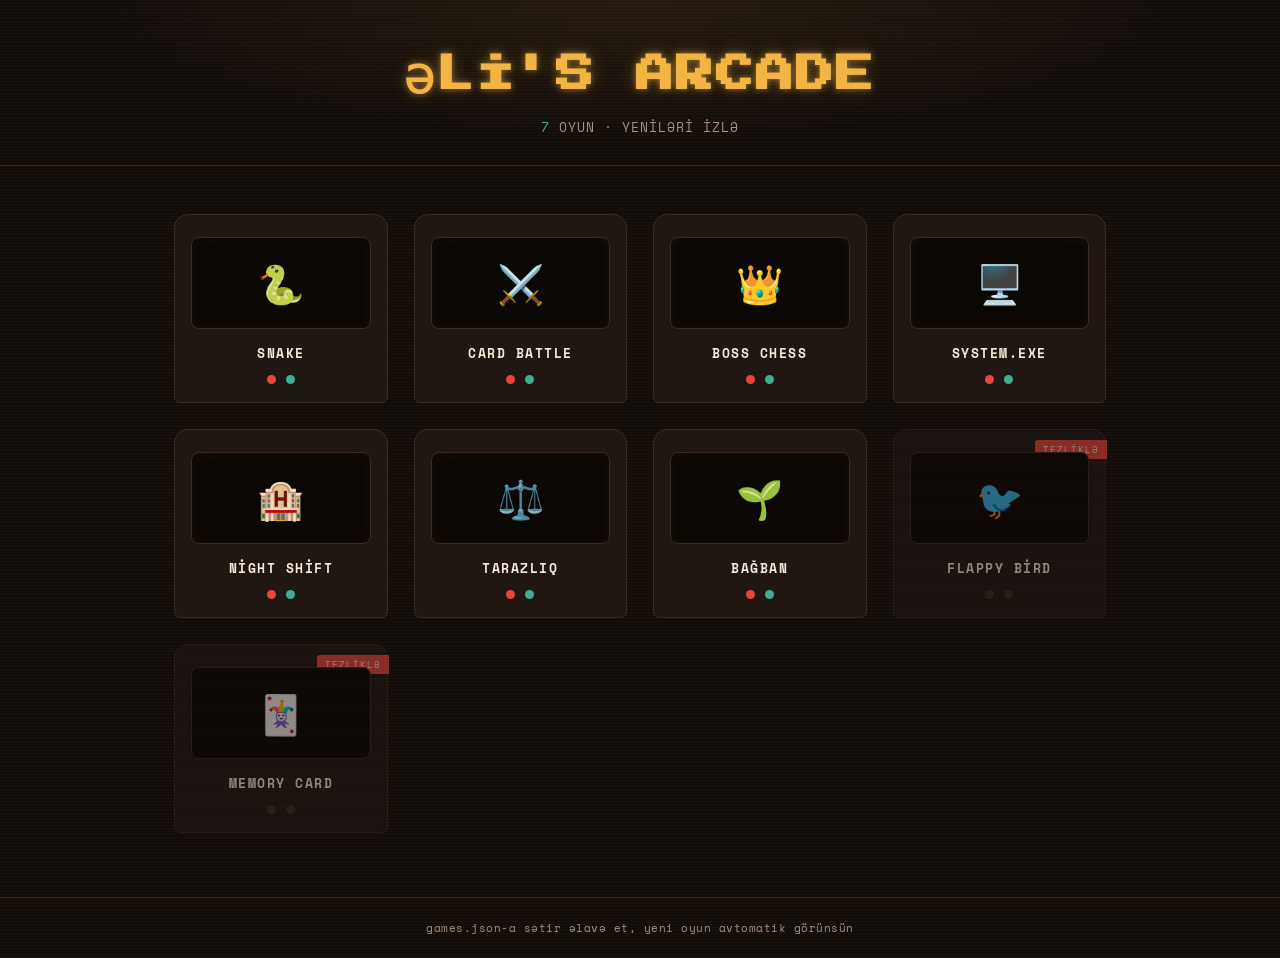
<file: index.html>
<!DOCTYPE html>
<html lang="az">
<head>
  <meta charset="UTF-8">
  <meta name="viewport" content="width=device-width, initial-scale=1.0">
  <title>Əli's Arcade</title>
  <link rel="stylesheet" href="style.css">
</head>
<body>

  <header class="marquee">
    <h1>ƏLİ'S ARCADE</h1>
    <p><span id="count">0</span> OYUN · YENİLƏRİ İZLƏ</p>
  </header>

  <main>
    <div class="grid" id="grid">
      <div class="empty">Yüklənir...</div>
    </div>
  </main>

  <footer>
    games.json-a sətir əlavə et, yeni oyun avtomatik görünsün
  </footer>

  <script src="script.js"></script>
</body>
</html>
</file>
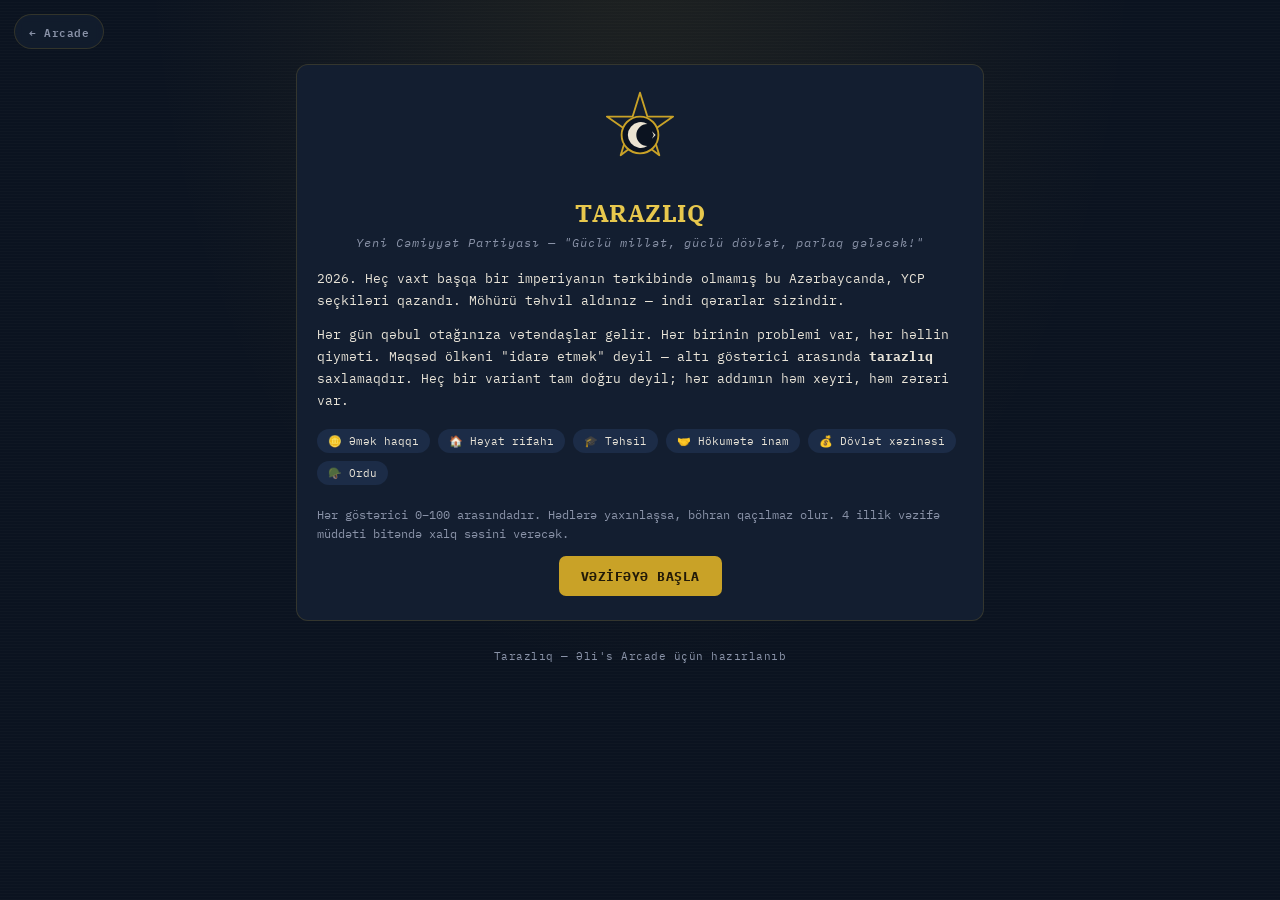
<file: games/balance-of-power/index.html>
<!DOCTYPE html>
<html lang="az">
<head>
<meta charset="UTF-8">
<meta name="viewport" content="width=device-width, initial-scale=1.0, maximum-scale=1.0">
<title>Tarazlıq — Prezident Simulyasiyası</title>
<link href="https://fonts.googleapis.com/css2?family=IBM+Plex+Serif:wght@500;600;700&family=IBM+Plex+Mono:wght@400;500;600;700&display=swap" rel="stylesheet">
<style>
  :root{
    --navy-deep:#0b1320;
    --navy-panel:#131e30;
    --navy-panel2:#1c2c47;
    --parchment:#ece4d2;
    --parchment-dark:#d9cdb0;
    --ink:#241d14;
    --gold:#c9a227;
    --gold-bright:#e8c84d;
    --crimson:#9a3a3a;
    --sage:#5b8a72;
    --text-light:#e9e4d8;
    --slate:#8a93a8;
    --line:rgba(201,162,39,0.18);
  }
  *{box-sizing:border-box;margin:0;padding:0;}
  html{-webkit-tap-highlight-color:transparent;}
  body{
    background:var(--navy-deep);
    background-image:
      radial-gradient(ellipse at 50% -10%, rgba(201,162,39,0.10), transparent 55%),
      repeating-linear-gradient(0deg, rgba(255,255,255,0.015) 0px, rgba(255,255,255,0.015) 1px, transparent 1px, transparent 3px);
    color:var(--text-light);
    font-family:'IBM Plex Mono', monospace;
    min-height:100vh;
    -webkit-font-smoothing:antialiased;
  }
  .back-link{
    position:fixed; top:14px; left:14px; z-index:80;
    display:flex; align-items:center; gap:6px;
    padding:7px 14px; font-size:11px; font-weight:600; letter-spacing:.5px;
    color:var(--slate); text-decoration:none;
    border:1px solid var(--line); border-radius:20px;
    background:rgba(19,30,48,0.8); backdrop-filter:blur(4px);
  }
  .back-link:hover{ color:var(--gold-bright); border-color:var(--gold); }

  #root{ max-width:720px; margin:0 auto; padding:64px 16px 48px; position:relative; }

  .screen{ display:none; }
  .screen.active{ display:block; animation:fadeIn .35s ease; }
  @keyframes fadeIn{ from{opacity:0; transform:translateY(6px);} to{opacity:1; transform:translateY(0);} }
  @media (prefers-reduced-motion: reduce){ .screen.active{ animation:none; } }

  h1,h2,h3{ font-family:'IBM Plex Serif', serif; font-weight:700; }

  /* ============ SEAL / HEADER BAR ============ */
  .seal-bar{
    display:flex; align-items:center; justify-content:space-between;
    gap:14px; padding:14px 18px; margin-bottom:18px;
    background:linear-gradient(180deg, var(--navy-panel2), var(--navy-panel));
    border:1px solid var(--line); border-radius:12px;
  }
  .seal-id{ display:flex; align-items:center; gap:12px; }
  .seal-emblem{ width:42px; height:42px; flex-shrink:0; }
  .seal-text .seal-title{ font-size:13px; letter-spacing:1px; color:var(--gold-bright); }
  .seal-text .seal-sub{ font-size:10px; color:var(--slate); letter-spacing:1px; margin-top:2px; }
  .day-counter{ text-align:right; font-size:11px; color:var(--slate); }
  .day-counter b{ color:var(--text-light); font-size:13px; display:block; }

  .scale-wrap{ width:64px; height:40px; flex-shrink:0; }
  .scale-beam{ transform-origin:50px 18px; transition:transform .6s cubic-bezier(.4,1.4,.6,1); }
  @media (prefers-reduced-motion: reduce){ .scale-beam{ transition:none; } }

  /* ============ STAT DIALS ============ */
  .dials{
    display:grid; grid-template-columns:repeat(6,1fr); gap:8px;
    margin-bottom:20px;
  }
  @media (max-width:420px){
    .dials{ grid-template-columns:repeat(3,1fr); }
    .seal-text .seal-sub{ display:none; }
    .scale-wrap{ width:50px; }
  }
  .dial{ background:var(--navy-panel); border:1px solid var(--line); border-radius:10px; padding:8px 6px 10px; text-align:center; }
  .dial .ico{ font-size:15px; }
  .dial .lbl{ font-size:8.5px; letter-spacing:.5px; color:var(--slate); margin:3px 0 6px; text-transform:uppercase; }
  .dial .track{ height:5px; border-radius:3px; background:rgba(255,255,255,0.08); overflow:hidden; }
  .dial .fill{ height:100%; border-radius:3px; transition:width .5s ease, background .5s ease; }
  .dial .val{ font-size:11px; font-weight:600; margin-top:5px; }
  .dial.warn .fill{ background:var(--crimson) !important; }
  .dial.warn .val{ color:#e08a8a; }

  /* ============ DOSSIER CARD ============ */
  .dossier{
    background:var(--parchment); color:var(--ink); border-radius:4px;
    position:relative; padding:26px 22px 22px;
    box-shadow:0 14px 30px rgba(0,0,0,0.35), 0 0 0 1px rgba(0,0,0,0.08);
    margin-bottom:16px;
  }
  .dossier::before{
    content:''; position:absolute; top:-9px; left:22px; width:130px; height:18px;
    background:var(--parchment-dark); border-radius:3px 3px 0 0;
  }
  .dossier.event{ background:#e6d3c8; }
  .dossier.event::before{ background:#d6b9a6; }
  .dossier.crisis{ background:#e3c4c0; }
  .dossier.crisis::before{ background:#d2a09a; }

  .tag-row{ display:flex; align-items:center; gap:10px; margin-bottom:14px; }
  .tag-row .icon{
    width:44px; height:44px; border-radius:50%; background:rgba(0,0,0,0.06);
    display:flex; align-items:center; justify-content:center; font-size:22px; flex-shrink:0;
  }
  .tag-row .who .role{ font-size:10px; letter-spacing:1px; text-transform:uppercase; color:#6b5d44; }
  .tag-row .who .name{ font-family:'IBM Plex Serif',serif; font-weight:600; font-size:15px; }
  .stamp{
    margin-left:auto; font-family:'IBM Plex Serif',serif; font-weight:700; font-size:10px;
    letter-spacing:1.5px; color:var(--crimson); border:2px solid var(--crimson);
    border-radius:4px; padding:3px 8px; transform:rotate(-4deg); opacity:.85;
  }
  .quote{ font-size:14.5px; line-height:1.55; margin-bottom:10px; }
  .quote::before{ content:'“'; } .quote::after{ content:'”'; }
  .advisor{ font-size:11.5px; color:#5a4d38; border-top:1px dashed rgba(0,0,0,0.15); padding-top:9px; margin-top:4px; }
  .advisor b{ color:#3d3322; }
  .shock-line{ font-size:12px; background:rgba(0,0,0,0.07); border-radius:6px; padding:8px 10px; margin:6px 0 12px; font-weight:600; }

  /* ============ OPTIONS ============ */
  .options{ display:flex; flex-direction:column; gap:10px; }
  .opt{
    display:flex; align-items:flex-start; gap:10px; text-align:left;
    background:rgba(255,255,255,0.55); border:1.5px solid rgba(0,0,0,0.12);
    border-radius:8px; padding:11px 13px; cursor:pointer; font-family:inherit; color:var(--ink);
    transition:transform .12s ease, border-color .12s ease, background .12s ease;
  }
  .opt:hover, .opt:focus-visible{ background:#fff; border-color:var(--gold); transform:translateY(-1px); outline:none; }
  .opt .letter{
    font-family:'IBM Plex Serif',serif; font-weight:700; font-size:13px; width:22px; height:22px;
    border-radius:50%; background:var(--navy-panel2); color:var(--gold-bright);
    display:flex; align-items:center; justify-content:center; flex-shrink:0; margin-top:1px;
  }
  .opt .opt-title{ font-size:13.5px; font-weight:600; line-height:1.4; }

  /* ============ RESULT / FEEDBACK ============ */
  .feedback{ background:var(--parchment); color:var(--ink); border-radius:4px; padding:22px; text-align:center; }
  .feedback h3{ font-size:14px; margin-bottom:14px; }
  .deltas{ display:flex; flex-wrap:wrap; justify-content:center; gap:8px; margin-bottom:16px; }
  .delta-chip{
    font-size:12px; font-weight:700; padding:5px 10px; border-radius:20px;
    background:rgba(91,138,114,0.18); color:#2d5c41;
  }
  .delta-chip.neg{ background:rgba(154,58,58,0.16); color:#7a2c2c; }
  .btn{
    font-family:'IBM Plex Mono', monospace; font-weight:700; font-size:12.5px; letter-spacing:.5px;
    background:var(--gold); color:#221a08; border:none; border-radius:7px;
    padding:12px 22px; cursor:pointer; transition:background .15s ease, transform .1s ease;
  }
  .btn:hover{ background:var(--gold-bright); transform:translateY(-1px); }
  .btn.ghost{ background:transparent; color:var(--gold-bright); border:1.5px solid var(--gold); }
  .btn-row{ display:flex; gap:10px; justify-content:center; flex-wrap:wrap; }

  /* ============ NEWSPAPER ============ */
  .newspaper{
    background:#efe9da; color:var(--ink); border-radius:3px; padding:24px 22px;
    box-shadow:0 14px 30px rgba(0,0,0,0.35);
    background-image:repeating-linear-gradient(180deg, rgba(0,0,0,0.015) 0 2px, transparent 2px 4px);
  }
  .masthead{ text-align:center; border-bottom:3px double #2a2418; padding-bottom:10px; margin-bottom:14px; }
  .masthead .name{ font-family:'IBM Plex Serif',serif; font-weight:700; font-size:24px; letter-spacing:1px; }
  .masthead .meta{ font-size:10px; letter-spacing:1.5px; color:#5a4d38; margin-top:3px; text-transform:uppercase; }
  .headline{ font-family:'IBM Plex Serif',serif; font-weight:700; font-size:19px; line-height:1.3; text-align:center; margin-bottom:14px; }
  .subhead{ font-size:12px; color:#4a3f2c; border-top:1px solid rgba(0,0,0,0.15); padding-top:10px; }
  .subhead .item{ margin-bottom:6px; padding-left:14px; position:relative; }
  .subhead .item::before{ content:'—'; position:absolute; left:0; }

  /* ============ CABINET MODAL ============ */
  .cabinet-line{
    display:flex; gap:10px; align-items:flex-start; padding:10px 0;
    border-bottom:1px solid var(--line);
  }
  .cabinet-line:last-child{ border-bottom:none; }
  .cabinet-line .ico{ font-size:18px; flex-shrink:0; }
  .cabinet-line .name{ font-size:11px; color:var(--gold-bright); font-weight:700; letter-spacing:.3px; }
  .cabinet-line .txt{ font-size:12.5px; color:var(--text-light); line-height:1.5; margin-top:2px; }

  /* ============ INTRO / MENU ============ */
  .panel{ background:var(--navy-panel); border:1px solid var(--line); border-radius:12px; padding:24px 20px; }
  .intro-emblem{ width:92px; height:92px; margin:0 auto 16px; display:block; }
  .intro h1{ text-align:center; font-size:24px; color:var(--gold-bright); letter-spacing:.5px; margin-bottom:6px; }
  .intro .motto{ text-align:center; font-size:12px; color:var(--slate); letter-spacing:1px; margin-bottom:18px; font-style:italic; }
  .intro p{ font-size:13px; line-height:1.7; color:var(--text-light); margin-bottom:12px; }
  .intro .stat-key{ display:flex; flex-wrap:wrap; gap:8px; margin:16px 0 20px; }
  .stat-key span{ font-size:11px; background:var(--navy-panel2); border-radius:16px; padding:5px 11px; color:var(--text-light); }
  .start-row{ text-align:center; margin-top:6px; }

  /* ============ ENDING ============ */
  .end-bars{ margin:18px 0; }
  .end-bar-row{ display:flex; align-items:center; gap:10px; margin-bottom:10px; font-size:12px; }
  .end-bar-row .lbl{ width:110px; flex-shrink:0; color:var(--slate); }
  .end-bar-row .track{ flex:1; height:9px; border-radius:5px; background:rgba(255,255,255,0.08); overflow:hidden; }
  .end-bar-row .fill{ height:100%; border-radius:5px; }
  .end-bar-row .num{ width:30px; text-align:right; font-weight:700; }
  .verdict{ text-align:center; font-family:'IBM Plex Serif',serif; font-weight:700; font-size:21px; color:var(--gold-bright); margin:10px 0 8px; }
  .verdict-sub{ text-align:center; font-size:12px; color:var(--slate); margin-bottom:18px; }
  .epilogue{ font-size:13px; line-height:1.7; color:var(--text-light); background:var(--navy-panel2); border-radius:8px; padding:14px 16px; margin-bottom:18px; }

  footer.note{ text-align:center; font-size:10.5px; color:var(--slate); margin-top:28px; letter-spacing:.5px; }
</style>
</head>
<body>

<a class="back-link" href="../../">← Arcade</a>

<div id="root">

  <!-- ================= INTRO ================= -->
  <section class="screen active" id="screen-intro">
    <div class="panel intro">
      <svg class="intro-emblem" viewBox="0 0 100 100" id="emblem-intro"></svg>
      <h1>TARAZLIQ</h1>
      <div class="motto">Yeni Cəmiyyət Partiyası — "Güclü millət, güclü dövlət, parlaq gələcək!"</div>
      <p>2026. Heç vaxt başqa bir imperiyanın tərkibində olmamış bu Azərbaycanda, YCP seçkiləri qazandı. Möhürü təhvil aldınız — indi qərarlar sizindir.</p>
      <p>Hər gün qəbul otağınıza vətəndaşlar gəlir. Hər birinin problemi var, hər həllin qiyməti. Məqsəd ölkəni "idarə etmək" deyil — altı göstərici arasında <b>tarazlıq</b> saxlamaqdır. Heç bir variant tam doğru deyil; hər addımın həm xeyri, həm zərəri var.</p>
      <div class="stat-key">
        <span>🪙 Əmək haqqı</span>
        <span>🏠 Həyat rifahı</span>
        <span>🎓 Təhsil</span>
        <span>🤝 Hökumətə inam</span>
        <span>💰 Dövlət xəzinəsi</span>
        <span>🪖 Ordu</span>
      </div>
      <p style="font-size:11.5px;color:var(--slate);">Hər göstərici 0–100 arasındadır. Hədlərə yaxınlaşsa, böhran qaçılmaz olur. 4 illik vəzifə müddəti bitəndə xalq səsini verəcək.</p>
      <div class="start-row"><button class="btn" id="btn-start">VƏZİFƏYƏ BAŞLA</button></div>
    </div>
    <footer class="note">Tarazlıq — Əli's Arcade üçün hazırlanıb</footer>
  </section>

  <!-- ================= GAME ================= -->
  <section class="screen" id="screen-game">
    <div class="seal-bar">
      <div class="seal-id">
        <svg class="seal-emblem" viewBox="0 0 100 100" id="emblem-game"></svg>
        <div class="seal-text">
          <div class="seal-title">PREZİDENT KABİNETİ</div>
          <div class="seal-sub">YENİ CƏMİYYƏT PARTİYASI</div>
        </div>
      </div>
      <svg class="scale-wrap" viewBox="0 0 100 50" id="scale-svg">
        <line x1="50" y1="6" x2="50" y2="18" stroke="#c9a227" stroke-width="2.5"/>
        <g class="scale-beam" id="scale-beam">
          <line x1="6" y1="18" x2="94" y2="18" stroke="#c9a227" stroke-width="2.5"/>
          <line x1="6" y1="18" x2="6" y2="30" stroke="#c9a227" stroke-width="1.6"/>
          <line x1="94" y1="18" x2="94" y2="30" stroke="#c9a227" stroke-width="1.6"/>
          <path d="M -2 30 Q 6 40 14 30 Z" fill="none" stroke="#c9a227" stroke-width="1.6"/>
          <path d="M 86 30 Q 94 40 102 30 Z" fill="none" stroke="#c9a227" stroke-width="1.6"/>
        </g>
      </svg>
      <div class="day-counter"><b id="day-label">Gün 1</b><span id="il-label">I İl</span></div>
    </div>

    <div class="dials" id="dials"></div>

    <div id="card-area"></div>
  </section>

  <!-- ================= ELECTION ================= -->
  <section class="screen" id="screen-end">
    <div class="panel">
      <h2 style="text-align:center;font-size:16px;letter-spacing:1px;color:var(--gold-bright);">SEÇKİ GECƏSİ</h2>
      <div class="end-bars" id="end-bars"></div>
      <div class="verdict" id="verdict-text"></div>
      <div class="verdict-sub" id="verdict-sub"></div>
      <div class="epilogue" id="epilogue-text"></div>
      <div class="start-row"><button class="btn" id="btn-restart">YENİDƏN BAŞLA</button></div>
    </div>
  </section>

</div>

<script>
/* =========================================================
   TARAZLIQ — engine
   ========================================================= */

const STAT_META = {
  salary:    { label:'Əmək haqqı',     icon:'🪙' },
  welfare:   { label:'Həyat rifahı',   icon:'🏠' },
  education: { label:'Təhsil',         icon:'🎓' },
  trust:     { label:'Hökumətə inam',  icon:'🤝' },
  budget:    { label:'Dövlət xəzinəsi',icon:'💰' },
  army:      { label:'Ordu',           icon:'🪖' },
};
const STAT_KEYS = Object.keys(STAT_META);

const IL_LENGTH = 4;
const TOTAL_DAYS = 16;

function rand(min,max){ return Math.floor(Math.random()*(max-min+1))+min; }
function clamp(v){ return Math.max(0, Math.min(100, v)); }
function shuffle(arr){ const a=arr.slice(); for(let i=a.length-1;i>0;i--){ const j=rand(0,i); [a[i],a[j]]=[a[j],a[i]]; } return a; }
function pickN(arr, n){ return shuffle(arr).slice(0, Math.min(n, arr.length)); }

/* ---------------- CONTENT: DILEMMAS ---------------- */
const DILEMMAS = [
  { id:'teacher_salary', icon:'👩‍🏫', role:'Müəllim', name:'Aygün müəllimə',
    quote:'Otuz ildir dərs deyirəm, amma maaşım kirayəyə güc-bəla çatır. Bizi unutmayın.',
    advisor:{name:'Əmək Naziri', note:'Müəllim ordusu bizimlədir — onları itirsək, sinifləri kim doldurar?'},
    options:[
      { letter:'A', title:'Maaşı 20% artır', headline:'Müəllim maaşları 20% qalxdı, sinif otaqlarında alqış səsləndi', effects:{salary:11,budget:-10,trust:4} },
      { letter:'B', title:'Maaşı 10% artır', headline:'Müəllim maaşlarına 10% əlavə edildi', effects:{salary:6,budget:-5,trust:2} },
      { letter:'C', title:'Hələlik dəyişiklik yox', headline:'Müəllimlər yenə əliboş qaldı, sinif otaqlarında narazılıq', effects:{trust:-5,salary:-2} },
    ]},

  { id:'university', icon:'🎓', role:'Tələbə Nümayəndəsi', name:'Rəşad',
    quote:'Universitetimizin damı axır, laboratoriyalarda 20 illik avadanlıq var. Bu, gələcəyimizdir.',
    advisor:{name:'Təhsil Naziri', note:'Köhnə binalarla yeni nəsil yetişdirə bilmərik, cənab Prezident.'},
    options:[
      { letter:'A', title:'Yeni universitet binası tikilsin', headline:'Şəhərdə yeni universitet kompleksinin təməli qoyuldu', effects:{education:12,budget:-15,trust:5} },
      { letter:'B', title:'Mövcud binanı təmir et', headline:'Universitet binasında əsaslı təmir başladı', effects:{education:6,budget:-6} },
      { letter:'C', title:'Büdcə hazırda yoxdur', headline:'Universitet təmiri növbəti ilə saxlanıldı', effects:{education:-4,trust:-4} },
    ]},

{ id:'hospital_equipment', icon:'🏥', role:'Həkim', name:'Dr. Elnur',
quote:'Xəstəxanamızda rentgen və MRT aparatları növbəlidir, xəstələr aylarla gözləyir. İnsan həyatı təhlükədədir.',
advisor:{name:'Səhiyyə Naziri', note:'Müasir avadanlıq ölüm faizini azaldar, lakin xaricdən satınalma böyük vəsait tələb edir.'},
options:[
{ letter:'A', title:'Yeni cihazlar al', headline:'Dövlət xəstəxanalarına ən son tibbi avadanlıqlar paylanıldı', effects:{welfare:10,budget:-12,trust:5} },
{ letter:'B', title:'Mövcudları təmir et', headline:'Xəstəxana aparatları texniki baxışdan keçdi', effects:{welfare:4,budget:-4} },
{ letter:'C', title:'Alışı təxirə sal', headline:'Səhiyyə büdcəsi artırılmadı, xəstəxanalarda növbələr uzanır', effects:{welfare:-5,trust:-4} },
 ]},

{ id:'farmer_subsidy', icon:'🚜', role:'Fermer', name:'Vaqif dayı',
quote:'Quraqlıq məhsulu məhv etdi, gübrə bahadır. Dəstək olmasanız, payızda torpağı əkməyəcəm.',
advisor:{name:'Kənd Təsərrüfatı Naziri', note:'Fermerləri itirsək, ərzaq idxalından asılı qalarıq. Qiymətlər kəskin qalxar.'},
options:[
{ letter:'A', title:'Subsidyaları ikiqat artır', headline:'Fermerlərə böyük maliyyə yardımı ayrıldı, kəndlərdə bayram əhvalıdır', effects:{welfare:8,budget:-10,trust:4}, delayed:{after:3, effects:{welfare:4}, headline:'Yerli məhsul bolluğu bazarda qiymətləri ucuzlaşdırdı'} },
{ letter:'B', title:'Yalnız gübrəni pulsuz et', headline:'Fermerlərə pulsuz gübrə paylanılmasına başlanıldı', effects:{welfare:4,budget:-5,trust:2} },
{ letter:'C', title:'Yardımı rədd et', headline:'Fermərlər dəstəksiz qaldı, kənd təsərrüfatı böhranda', effects:{welfare:-6,trust:-5} },
 ]},

{ id:'cyber_security', icon:'💻', role:'İT Mütəxəssisi', name:'Leyla',
quote:'Dövlət xidmətlərinin serverləri köhnəlib. Böyük bir kiberhücum bütün vətəndaşların məlumatlarını oğurlaya bilər.',
advisor:{name:'Rəqəmsal İnkişaf Naziri', note:'Kiber təhlükəsizlik milli təhlükəsizlikdir. Bu sahəyə pul qənaət etmək olmaz.'},
options:[
{ letter:'A', title:'Milli kiberqalxan yarat', headline:'Ölkənin rəqəmsal infrastrukturu tamamilə yeniləndi və qorundu', effects:{trust:6,budget:-14}, delayed:{after:5, effects:{trust:3}, headline:'Xarici haker hücumu uğurla dəf edildi, sistemlər zərər görmədi'} },
{ letter:'B', title:'Antivirusları yenilə', headline:'Dövlət kompyuterlərində proqram təminatı yeniləndi', effects:{budget:-3,trust:2} },
{ letter:'C', title:'Layihəni dondur', headline:'Rəqəmsal təhlükəsizlik büdcəsi kəsildi, sistemlər risk altında qaldı', effects:{trust:-4} },
 ]},

{ id:'green_energy', icon:'🌱', role:'Ekolof', name:'Fərid',
quote:'Zavodların tüstüsü şəhəri boğur. Yaşıl enerjiyə keçməsək, gələcək nəsil xəstə doğulacaq.',
advisor:{name:'Ekologiya Naziri', note:'Ekoloji təmizlik gözəldir, amma zavodlara ağır filtrlər qoysaq, istehsal zəifləyər.'},
options:[
{ letter:'A', title:'Zavodlara sərt cərimə qoy', headline:'Havanı çirkləndirən zavodlar cərimələndi, ekoloji nəzarət gücləndi', effects:{welfare:9,budget:6,trust:4} },
{ letter:'B', title:'Yalnız subsidies ver', headline:'Zavodlara filtrlər üçün dövlət yardımı ayrıldı', effects:{welfare:4,budget:-7} },
{ letter:'C', title:'Sənayeyə toxunma', headline:'İqtisadi artım naminə ekoloji qaydalar yumşaldıldı, şəhəri duman bürüdü', effects:{welfare:-8,trust:-3} },
 ]},

  { id:'army_modern', icon:'🪖', role:'General', name:'Polkovnik Məmmədov',
    quote:'Ordumuzun texnikası yenilənməlidir. Qonşu ölkələr silahlanır, biz geri qala bilmərik.',
    advisor:{name:'Müdafiə Naziri', note:'Güclü ordu təhlükəsizlik deməkdir, lakin hərbi xərclər büdcəni tamamilə boşaldacaq.'},
    options:[
      { letter:'A', title:'Yeni silahlar al', headline:'Ordunun arsenalı müasir dronlar və raketlərlə gücləndirildi', effects:{army:12,budget:-15,trust:4} },
      { letter:'B', title:'Mövcud silahları təmir et', headline:'Hərbi texnikanın planlı təmiri başa çatdı', effects:{army:5,budget:-5} },
      { letter:'C', title:'Hərbi büdcəni ixtisar et', headline:'Müdafiə xərcləri azaldıldı, hərbi ekspertlər narahatdır', effects:{army:-10,budget:8,trust:-4} }
    ]},

  { id:'pension_raise', icon:'👴', role:'Təqaüdçü', name:'Həsən dayı',
    quote:'Bu pensiya ilə ancaq dərmanlarımı ala bilirəm. Çörəyə, işığa pul qalmır.',
    advisor:{name:'Sosial Müdafiə Naziri', note:'Yaşlı nəsli qorumalıyıq, lakin pensiya artımı sosial fonda ağır yük olacaq.'},
    options:[
      { letter:'A', title:'Pensiyaları 25% artır', headline:'Pensiyaçılara şad xəbər: Sosial ödənişlər kəskin artırıldı', effects:{welfare:14,budget:-12,trust:6} },
      { letter:'B', title:'Pensiyaları 10% artır', headline:'Təqaüdlərə cüzi əlavə olundu', effects:{welfare:6,budget:-6,trust:2} },
      { letter:'C', title:'Artımı təxirə sal', headline:'Pensiya artımı inflyasiya bəhanəsi ilə təxirə salındı', effects:{welfare:-6,trust:-5} }
    ]},

  { id:'science_grant', icon:'🔬', role:'Alim', name:'Dr. Səlimə',
    quote:'Gənc alimlər ölkəni tərk edir. Laboratoriyalar yoxdur, elmi araşdırmalara vəsait ayrılmır.',
    advisor:{name:'Elm Agentliyinin Rəhbəri', note:'Beyin axınını dayandırmalıyıq. Elmə qoyulan pul gələcəyə yatırımdır.'},
    options:[
      { letter:'A', title:'Böyük elmi qrantlar ayır', headline:'Gənc alimlər üçün milyonluq tədqiqat fondu yaradıldı', effects:{education:12,budget:-10,trust:4}, delayed:{after:4, effects:{salary:4}, headline:'Yerli alimlərin ixtirası sənayedə tətbiq edildi, gəlirlər artdı'} },
      { letter:'B', title:'Yalnız kiçik təqaüd ver', headline:'Alimlərə birdəfəlik yardım paketləri paylandı', effects:{education:4,budget:-3} },
      { letter:'C', title:'Qrant müraciətini rədd et', headline:'Elm maliyyələşməsi dayandırıldı, alimlər xaricə köçür', effects:{education:-8,trust:-3} }
    ]},

  { id:'police_reform', icon:'👮', role:'Polis Rəisi', name:'Polkovnik Əliyev',
    quote:'Küçələrdə cinayətkarlıq artır. Ştat sayını artırmalı və polislərin maaşını qaldırmalıyıq.',
    advisor:{name:'Daxili İşlər Naziri', note:'Polis sabitliyin təminatçısıdır. Maaş az olsa, rüşvətxorluq baş qaldıracaq.'},
    options:[
      { letter:'A', title:'Polis maaşlarını artır', headline:'Asayiş keşikçilərinin əməkhaqqı artırıldı, nəzarət gücləndi', effects:{salary:8,trust:4,budget:-9} },
      { letter:'B', title:'Yeni kameralar quraşdır', headline:'Şəhərdə rəqəmsal müşahidə şəbəkəsi genişləndirildi', effects:{budget:-5,trust:2} },
      { letter:'C', title:'İslahatı təxirə sal', headline:'Daxili işlər büdcəsi sabit qaldı, küçələrdə asayiş zəifləyir', effects:{trust:-5,welfare:-3} }
    ]},

  { id:'kindergarten', icon:'👶', role:'Valideyn', name:'Nigar xanım',
    quote:'Dövlət bağçalarında yer yoxdur. Özəl bağçalar isə çox bahadır, işə düzələ bilmirəm.',
    advisor:{name:'Təhsil Naziri', note:'Uşaq bağçalarının sayını artırsaq, minlərlə ana əmək bazarına qayıda bilər.'},
    options:[
      { letter:'A', title:'50 yeni bağça tik', headline:'Ölkə boyu yeni pulsuz dövlət bağçaları istifadəyə verildi', effects:{education:10,welfare:6,budget:-12} },
      { letter:'B', title:'Özəl bağçalara subsidiya ver', headline:'Aztəminatlı ailələrin bağça pullarının bir qismini dövlət ödəyəcək', effects:{welfare:4,budget:-5,trust:3} },
      { letter:'C', title:'Tikintini növbəti ilə sal', headline:'Bağça çatışmazlığı davam edir, analar iş tapanmır', effects:{education:-5,welfare:-4} }
    ]},

  { id:'road_infrastructure', icon:'🛣️', role:'Sürücü', name:'Kamran',
    quote:'Rayon yolları bərbaddır. Maşınlar sınır, qəzalar baş verir. Yolları təmir edin.',
    advisor:{name:'Nəqliyyat Naziri', note:'Magistralların təmiri logistikanı canlandırar, lakin asfalt çox baha başa gəlir.'},
    options:[
      { letter:'A', title:'Bütün yolları yenidən qur', headline:'Regionların yol infrastrukturu tamamilə yeniləndi', effects:{welfare:8,budget:-14}, delayed:{after:3, effects:{budget:5}, headline:'Yenilənmiş yollar ticarəti sürətləndirdi, büdcəyə xeyir gətirdi'} },
      { letter:'B', title:'Yalnız çalalara yamaq vur', headline:'Yollarda cari təmir işləri aparıldı', effects:{welfare:3,budget:-4} },
      { letter:'C', title:'Yol büdcəsini dondur', headline:'Yollar dağılmaqda davam edir, sürücülər etiraz aksiyası keçirir', effects:{welfare:-6,trust:-5} }
    ]},

  { id:'medicines', icon:'💊', role:'Əczaçı', name:'Kənan bəy',
    quote:'Xaricdən gələn dərmanların gömrük rüsumu çox yüksəkdir. Qiymətlər bahalaşır, xalq narazıdır.',
    advisor:{name:'Səhiyyə Naziri', note:'Rüsumu sıfırlasaq dərman ucuzlaşar, amma yerli əczaçılıq zavodları müflis ola bilər.'},
    options:[
      { letter:'A', title:'Dərman rüsumlarını ləğv et', headline:'Həyatı vacib dərmanların qiyməti yarıbayarı ucuzlaşdı', effects:{welfare:12,trust:6,budget:-7} },
      { letter:'B', title:'Yalnız yerli istehsalı artır', headline:'Yerli dərman fabriklərinə vergi güzəşti olundu', effects:{budget:-4,welfare:3} },
      { letter:'C', title:'Rüsumları olduğu kimi saxla', headline:'Dərman bazarı od tutub yanır, xəstələr çarəsizdir', effects:{welfare:-8,trust:-4} }
    ]},

  { id:'military_salary', icon:'🎖️', role:'Zabit', name:'Mayor Qasımov',
    quote:'Sərhəddə, çətin şəraitdə xidmət edirik. Ev kirayələri, ailə xərcləri maaşı üstələyir.',
    advisor:{name:'Müdafiə Naziri', note:'Hərbçilərin sosial rifahı ordunun döyüş ruhunu birbaşa təsir edir.'},
    options:[
      { letter:'A', title:'Hərbçi maaşlarını 30% artır', headline:'Zabit və gizirlərin maaşları əhəmiyyətli dərəcədə qaldırıldı', effects:{salary:12,army:10,budget:-11} },
      { letter:'B', title:'Pulsuz mənzil təminatını sürətləndir', headline:'Növbədə olan hərbçilərə yeni mənzil açarları paylandı', effects:{army:6,budget:-7,trust:3} },
      { letter:'C', title:'Büdcə imkan vermir', headline:'Hərbçilərin sosial təminat müraciəti rədd edildi', effects:{army:-7,trust:-4} }
    ]},

  { id:'it_industry', icon:'👩‍💻', role:'Frilanser', name:'Fidan',
    quote:'Ölkədə internet sürəti zəif və bahadır. Qlobal bazarla rəqabət apara bilmirik.',
    advisor:{name:'Rəqəmsal İnkişaf Naziri', note:'Bütün ölkəyə fiber-optik çəkmək böyük investisiya tələb edir, amma rəqəmsal gələcək budur.'},
    options:[
      { letter:'A', title:'Sürətli internet şəbəkəsi qur', headline:'Ölkə üzrə internet sürəti 5 dəfə artırıldı, qiymətlər endi', effects:{education:8,trust:5,budget:-10}, delayed:{after:4, effects:{salary:6}, headline:'Rəqəmsal ixracat artdı, İT mütəxəssisləri ölkəyə valyuta gətirir'} },
      { letter:'B', title:'İnternet vergisini azaldaq', headline:'Provayderlər üçün vergi dərəcəsi aşağı salındı', effects:{budget:-3,trust:2} },
      { letter:'C', title:'Mövcud xətlərlə davam et', headline:'İnternet problemi həll olunmadı, İT sektoru durğunluq yaşayır', effects:{education:-4,trust:-3} }
    ]},

  { id:'subway_expansion', icon:'🚇', role:'Tələbə', name:'Murad',
    quote:'Metroda basabasdan nəfəs almaq olmur. Şəhərdə tıxaclar bitmir, yeni stansiyalar lazımdır.',
    advisor:{name:'Bakı Metropoliteninin Rəisi', note:'Metro tikintisi ən baha başa gələn infrastruktur sahəsidir, lakin şəhəri tıxacdan xilas edər.'},
    options:[
      { letter:'A', title:'3 yeni metro stansiyası tik', headline:'Metronun yeni xətlərinin inşasına başlanıldı, böyük büdcə ayrıldı', effects:{welfare:10,budget:-15,trust:4} },
      { letter:'B', title:'Köhnə qatarları yenilə', headline:'Xətlərə yeni və rahat vaqonlar buraxıldı', effects:{welfare:4,budget:-5} },
      { letter:'C', title:'Tikintini dayandır', headline:'Metro tikintisi donduruldu, yerüstü nəqliyyat tamamilə iflic oldu', effects:{welfare:-6,trust:-4} }
    ]},

  { id:'unemployment', icon:'🧑‍ər', role:'İşsiz Gənc', name:'Emin',
    quote:'Universiteti bitirmişəm, amma iş tapa bilmirəm. Hər yerdə iş təcrübəsi tələb olunur.',
    advisor:{name:'Əmək Naziri', note:'Gənclər arasında işsizlik sosial partlayışa səbəb ola bilər. Dövlət proqramı lazımdır.'},
    options:[
      { letter:'A', title:'Gənclər üçün iş yerləri proqramı aç', headline:'Dövlət müəssisələrində gənclər üçün minlərlə yeni ştat açıldı', effects:{salary:10,welfare:6,budget:-12,trust:5} },
      { letter:'B', title:'Məşğulluq kursları təşkil et', headline:'Dövlət tərəfindən pulsuz peşə təlimlərinə start verildi', effects:{education:5,budget:-4} },
      { letter:'C', title:'Bazar özü tənzimləsin', headline:'Gənclər arasında işsizlik rekord həddə çatdı, narazılıq artır', effects:{welfare:-7,trust:-6} }
    ]},

  { id:'water_shortage', icon:'🚰', role:'Sakin', name:'Nadir dayı',
    quote:'Yay gələn kimi su kəsilir. Günlərlə su üzünə həsrət qalırıq, quyu suyu ilə dolanırıq.',
    advisor:{name:'Su Ehtiyatları Agentliyinin Sədri', note:'Su xətləri tamamilə çürüyüb. Təcili su anbarları və boru kəmərləri tikilməlidir.'},
    options:[
      { letter:'A', title:'Yeni su kəməri və anbar tik', headline:'Regionların su təchizatı sistemi tamamilə yenidən quruldu', effects:{welfare:12,budget:-13,trust:5} },
      { letter:'B', title:'Suya limit tətbiq et', headline:'Su itkisinin qarşısını almaq üçün sərt qənaət rejimi elan olundu', effects:{welfare:-2,budget:-2,trust:-2} },
      { letter:'C', title:'Hələlik vəsait yoxdur', headline:'Su qıtlığı böhran həddinə çatdı, əhali küçələrə çıxır', effects:{welfare:-10,trust:-6} }
    ]},

  { id:'school_food', icon:'🍏', role:'Məktəbli Anası', name:'Könül xanım',
    quote:'Məktəb bufetlərində ancaq zərərli qidalar, qazlı sular satılır. Uşaqların mədəsi korlanır.',
    advisor:{name:'Səhiyyə Naziri', note:'Məktəblərdə pulsuz və sağlam isti yemək paylanması gələcək nəslin sağlamlığı üçün şərtdir.'},
    options:[
      { letter:'A', title:'Pulsuz isti yemək proqramı başlat', headline:'Bütün ibtidai sinif şagirdlərinə dövlət hesabına sağlam isti yemək verilir', effects:{education:8,welfare:8,budget:-11,trust:4} },
      { letter:'B', title:'Zərərli qidaları qadağan et', headline:'Məktəb bufetlərində fast-food və qazlı içkilərin satışı qadağan olundu', effects:{education:3,trust:2} },
      { letter:'C', title:'Məktəb rəhbərliyi özü baxsın', headline:'Bufetlərdə keyfiyyətsiz qidalanma davam edir, zəhərlənmə halları qeydə alındı', effects:{education:-4,welfare:-5} }
    ]},

  { id:'judicial_system', icon:'⚖️', role:'Vəkil', name:'Elnarə xanım',
    quote:'Məhkəmə prosesləri aylarla uzanır, hakimlər yüklənib. Ədalətin bərqərar olması gecikir.',
    advisor:{name:'Ədliyyə Naziri', note:'Məhkəmə sistemini rəqəmsallaşdırmaq və yeni hakimlər təyin etmək şəffaflığı artırar.'},
    options:[
      { letter:'A', title:'Elektron məhkəmə sisteminə keç', headline:'Məhkəmə sistemi tam rəqəmsallaşdı, şəffaflıq və sürət artdı', effects:{trust:10,budget:-8}, delayed:{after:3, effects:{welfare:4}, headline:'Vətəndaşların hüquqi müdafiəsi gücləndi, dövlətə inam yüksəldi'} },
      { letter:'B', title:'Hakimlərin ştatını artır', headline:'Məhkəmələrə yeni gənc hakimlər təyin edildi', effects:{budget:-4,trust:4} },
      { letter:'C', title:'Dəyişikliyə ehtiyac yoxdur', headline:'Məhkəmələrdə süründürməçilik davam edir, investorlar qorxur', effects:{trust:-7,budget:-3} }
    ]},

  { id:'defense_industry', icon:'🏭', role:'Mühəndis', name:'Vüqar',
    quote:'Hərbi zavodlarımız xaricdən gələn hissələrdən asılıdır. Öz yerli hərbi sənayemizi qurmalıyıq.',
    advisor:{name:'Müdafiə Sənayesi Naziri', note:'Yerli silah istehsalı bizi xarici embarqolardan qoruyar, lakin texnoloji xərcləri çox yüksəkdir.'},
    options:[
      { letter:'A', title:'Milli müdafiə sənayesinə investisiya et', headline:'Ölkədə yerli hərbi texnika və sursat istehsalı fabriki açıldı', effects:{army:14,budget:-13}, delayed:{after:5, effects:{budget:6}, headline:'Yerli silahlar xaricə ixrac edilməyə başlandı, büdcəyə gəlir gəldi'} },
      { letter:'B', title:'Xarici lisenziya ilə yığım et', headline:'Xarici şirkətlərlə birgə silah yığımı sexləri açıldı', effects:{army:6,budget:-6} },
      { letter:'C', title:'Silahları hazır satın al', headline:'Yerli hərbi zavodlar kiçik təmir sexinə çevrildi, asılılıq artdı', effects:{army:-5,budget:-4} }
    ]},

  { id:'orphanage_support', icon:'🏠', role:'Sosial İşçi', name:'Zarina',
    quote:'Uşaq evlərindən məzun olan gənclərin qalmağa yeri yoxdur. Küçədə qalırlar, cinayətə sövq olunurlar.',
    advisor:{name:'Sosial Müdafiə Naziri', note:'Bu uşaqlar dövlətin övladlarıdır. Onları mənzil və işlə təmin etmək borcumuzdur.'},
    options:[
      { letter:'A', title:'Məzunlar üçün sosial binalar tik', headline:'Uşaq evindən çıxan gənclər dövlət tərəfindən mənzillə təmin olundu', effects:{welfare:10,trust:6,budget:-8} },
      { letter:'B', title:'Peşə məktəblərinə yerləşdir', headline:'Yetim gənclərin yataqxana və peşə təhsili xərclərini dövlət öhdəsinə götürdü', effects:{education:5,welfare:4,budget:-4} },
      { letter:'C', title:'Yardım fondu hazırda boşdur', headline:'Kimsəsiz gənclər taleyin ümidinə buraxıldı, sosial böhran dərinləşir', effects:{welfare:-6,trust:-5} }
    ]},

  { id:'theatre_culture', icon:'🎭', role:'Aktyor', name:'Xalq Artisti Fuad bəy',
    quote:'Teatrlar boş qalıb, aktyorlar dilənçi kökündədir. Mədəniyyət can verir, xalq mənəvi aşınmaya məruz qalır.',
    advisor:{name:'Mədəniyyət Naziri', note:'Mədəniyyətsiz millətin gələcəyi yoxdur. Teatrlara dövlət subsidiyası mütləqdir.'},
    options:[
      { letter:'A', title:'Mədəniyyət fondunu maliyyələşdir', headline:'Teatr və muzeylər dövlət himayəsinə götürüldü, maaşlar artdı', effects:{salary:6,education:6,budget:-7,trust:3} },
      { letter:'B', title:'Biletləri tələbələrə pulsuz et', headline:'Tələbələrin mədəniyyət ocaqlarına pulsuz girişi təmin olundu', effects:{education:4,budget:-3} },
      { letter:'C', title:'Teatrlar özlərini maliyyələşdirsin', headline:'Tarixi teatr binaları tamaşaçı azlığından bağlanır', effects:{education:-5,trust:-3} }
    ]},

  { id:'border_security', icon:'🧱', role:'Sərhədçi', name:'Kapitan Rüstəmov',
    quote:'Sərhəddə qaçaqmalçılıq və narkotik keçidi artıb. Yeni termal kameralar və sədd lazımdır.',
    advisor:{name:'Dövlət Sərhəd Xidmətinin Rəisi', note:'Sərhədin təhlükəsizliyi ölkənin daxili sağlamlığıdır. Narkotik gəncliyimizi məhv edir.'},
    options:[
      { letter:'A', title:'Sərhədi tam elektronlaşdır', headline:'Sərhəd boyu keçilməz rəqəmsal divar və detektorlar quraşdırıldı', effects:{army:10,trust:5,budget:-9}, delayed:{after:3, effects:{welfare:5}, headline:'Ölkəyə narkotik axını dayandırıldı, cinayətkarlıq azaldı'} },
      { letter:'B', title:'Sərhədçi ştatını artır', headline:'Sərhəd məntəqələrinə əlavə canlı qüvvə göndərildi', effects:{army:5,budget:-4} },
      { letter:'C', title:'Nəzarəti gücləndirmə', headline:'Sərhəddən qanunsuz keçid halları artdı, beynəlxalq hesabatlarda reytinqimiz düşdü', effects:{army:-6,trust:-4} }
    ]},

  { id:'public_transport', icon:'🚌', role:'Sərnişin', name:'Tofiq dayı',
    quote:'Avtobuslar vaxtında gəlmir, köhnə xətlərdə hər gün nasazlıq yaranır. İşə gecikirik.',
    advisor:{name:'Nəqliyyat Naziri', note:'Nəqliyyat parkını elektrikli avtobuslarla yeniləsək, həm ekologiya, həm də sərnişinlər qazanar.'},
    options:[
      { letter:'A', title:'500 yeni elektrikli avtobus al', headline:'Şəhər nəqliyyatına yeni, ekoloji təmiz elektrik avtobusları buraxıldı', effects:{welfare:9,budget:-11,trust:4} },
      { letter:'B', title:'Avtobus zolaqlarını artır', headline:'Yollarda yalnız ictimai nəqliyyat üçün xüsusi zolaqlar salındı', effects:{welfare:4,budget:-2} },
      { letter:'C', title:'Şirkətlər özləri tənzimləsin', headline:'Nəqliyyat xaosu davam edir, əhali köhnə avtobuslarda əziyyət çəkir', effects:{welfare:-5,trust:-3} }
    ]},

  { id:'science_olympiad', icon:'🏅', role:'Məktəbli', name:'Ayan',
    quote:'Beynəlxalq olimpiadada qalib gəldim, amma dövlətdən heç bir dəstək görmədim. Motivasiyamız ölür.',
    advisor:{name:'Təhsil Naziri', note:'İstedadlı uşaqları stimullaşdırmalıyıq, yoxsa onları xarici ölkələr qapacaq.'},
    options:[
      { letter:'A', title:'Qaliblərə böyük mükafat və təqaüd ver', headline:'Beynəlxalq uğur qazanan şagirdlərə ömürlük dövlət təqaüdü təyin edildi', effects:{education:10,trust:5,budget:-5} },
      { letter:'B', title:'Yalnız diplomla təbrik et', headline:'Nazirlikdə qalib gənclərlə görüş keçirildi və fəxri fərmanlar verildi', effects:{education:2,trust:1} },
      { letter:'C', title:'Tədbiri ləğv et', headline:'Gənc istedadlar diqqətdən kənarda qaldı, digər şagirdlər elmə marağı itirdi', effects:{education:-6,trust:-4} }
    ]},

  { id:'disabled_welfare', icon:'🧑‍🦽', role:'Qazi / Əlil Vətəndaş', name:'Orxan',
    quote:'Şəhərdə panduslar yoxdur, metroya düşə bilmirik. Biz də bu cəmiyyətin bərabərhüquqlu üzvüyük.',
    advisor:{name:'Sosial Müdafiə Naziri', note:'İnklüziv şəhər yaratmaq mədəniyyət göstəricisidir. Bütün infrastrukturu uyğunlaşdırmalıyıq.'},
    options:[
      { letter:'A', title:'Şəhəri tam inklüziv et', headline:'Bütün küçə, metro və binalarda əlillər üçün müasir pandus və liftlər quruldu', effects:{welfare:12,trust:6,budget:-9} },
      { letter:'B', title:'Müavinətləri azca artır', headline:'Əlillik müavinətlərinə kiçik əlavələr edildi', effects:{welfare:4,budget:-4} },
      { letter:'C', title:'Layihəni təxirə sal', headline:'Fiziki məhdudiyyətli şəxslər evə məhkum qaldı, hüquq müdafiəçiləri etiraz edir', effects:{welfare:-7,trust:-5} }
    ]},

  { id:'tourism_boost', icon:'✈️', role:'Otelyer', name:'Sahib bəy',
    quote:'Viza rejimi çox sərtdir, xarici turistlər ölkəyə gələ bilmir. Turizm sektoru iflas edir.',
    advisor:{name:'Xarici İşlər Naziri', note:'Vizaları sadələşdirsək ölkəyə pul axar, amma təhlükəsizlik nəzarəti zəifləyə bilər.'},
    options:[
      { letter:'A', title:'ASAN Viza sistemini rəqəmsallaşdır və asanlaşdır', headline:'90 ölkə üçün viza rejimi sadələşdirildi, turist axını başladı', effects:{trust:4,budget:-4}, delayed:{after:3, effects:{budget:10,salary:4}, headline:'Turizm canlandı, otel və restoran gəlirləri artdı, büdcə doldu'} },
      { letter:'B', title:'Yalnız qonşu ölkələrə viza güzəşti et', headline:'Qonşu dövlətlərlə gediş-gəliş prosedurları yumşaldıldı', effects:{budget:-2,trust:2} },
      { letter:'C', title:'Sərhədləri bağlı saxla', headline:'Sərt viza siyasəti turizmi tamamilə bitirdi, otellər bağlanır', effects:{budget:-5,welfare:-3} }
    ]},

  { id:'veterinary_service', icon:'🐄', role:'Baytar', name:'Dr. Arif',
    quote:'Kəndlərdə heyvanlar arasında yoluxucu xəstəliklər yayılır. Pulsuz peyvəndləmə aparılmalıdır.',
    advisor:{name:'Kənd Təsərrüfatı Naziri', note:'Müttəsil xəstəliklər ət və süd məhsullarının keyfiyyətini salır, insanlara da keçə bilər.'},
    options:[
      { letter:'A', title:'Milli heyvan peyvəndləmə kampaniyası başlat', headline:'Dövlət hesabına bütün təsərrüfatlarda kütləvi peyvəndləmə başa çatdı', effects:{welfare:8,budget:-6,trust:3} },
      { letter:'B', title:'Dərmanları yarıqiymətinə sat', headline:'Fermərlər üçün baytarlıq dərmanlarına 50% endirim tətbiq olundu', effects:{welfare:4,budget:-3} },
      { letter:'C', title:'Fermerlər özləri alsın', headline:'Heyvan tələfatı artdı, bazarlarda ətin qiyməti kəskin bahalaşdı', effects:{welfare:-8,budget:-4} }
    ]},

  { id:'school_heating', icon:'🥶', role:'Məktəb Direktoru', name:'Kəmalə müəllimə',
    quote:'Qış gəlib, məktəbimizin istilik sistemi işləmir. Uşaqlar sinifdə palto ilə oturur, hamısı xəstələnib.',
    advisor:{name:'Təhsil Naziri', note:'Qış fəslində təhsilin dayanmaması üçün bütün region məktəblərinin qazanxanaları yenilənməlidir.'},
    options:[
      { letter:'A', title:'Bütün məktəblərə yeni istilik sistemi qur', headline:'Regionlardakı bütün soyuq məktəblər müasir istilik sisteminə qoşuldu', effects:{education:10,welfare:6,budget:-9,trust:5} },
      { letter:'B', title:'Elektrik qızdırıcıları payla', headline:'Məktəblərə müvəqqəti elektrik sobaları paylandı, işıq pulu artdı', effects:{education:3,budget:-4} },
      { letter:'C', title:'Məktəbi qış tətilinə burax', headline:'İstilik problemindən dərslər donduruldu, proqram yarımçıq qaldı', effects:{education:-8,trust:-4} }
    ]},

  { id:'prison_overcrowding', icon:'⛓️', role:'Həbsxana Rəisi', name:'Polkovnik Qulamov',
    quote:'Həbsxanalarda yer yoxdur, məhbuslar növbə ilə yatır. Bu şərait insan hüquqlarına ziddir.',
    advisor:{name:'Ədliyyə Naziri', note:'Yeni həbsxana tikmək bədxah görünə bilər, alternativ olaraq yüngül cinayətləri əfv etmək olar.'},
    options:[
      { letter:'A', title:'Geniş Əfv fərmanı imzala', headline:'Yüngül cinayət törətmiş minlərlə məhbus azadlığa buraxıldı', effects:{trust:8,welfare:4,budget:5,army:-3} },
      { letter:'B', title:'Yeni müasir cəzaçəkmə müəssisəsi tik', headline:'Avropa standartlarına uyğun yeni həbsxana kompleksi açıldı', effects:{budget:-10,trust:2} },
      { letter:'C', title:'Vəziyyəti saxlamaq', headline:'Həbsxanalarda antisanitariya və üsyan riski pik həddə çatdı', effects:{trust:-6,welfare:-4} }
    ]},

  { id:'sport_centers', icon:'🏅', role:'Məşqçi', name:'Namiq bəy',
    quote:'Gənclər siqaret, narkotik aludəçisi olur. Rayonlarda idman zalları yoxdur, uşaqlar küçələrdə qalır.',
    advisor:{name:'Gənclər və İdman Naziri', note:'İdman sağlam gələcək və güclü əsgər deməkdir. Olimpiya kompleksləri tikilməlidir.'},
    options:[
      { letter:'A', title:'Rayonlarda pulsuz idman kompleksləri aç', headline:'Bütün bölgələrdə gənclər üçün ödənişsiz idman zalları istifadəyə verildi', effects:{welfare:8,army:6,budget:-11,trust:4} },
      { letter:'B', title:'Mövcud zallara inventar al', headline:'Məktəb idman zallarına yeni avadanlıqlar paylanıldı', effects:{welfare:3,budget:-3} },
      { letter:'C', title:'İdman klubları özləri maliyyələşsin', headline:'Gənclər arasında zərərli vərdişlər artdı, idman geriləyir', effects:{welfare:-6,army:-4} }
    ]},

  { id:'fire_department', icon:'🚒', role:'Yanğınsöndürən', name:'Sahib',
    quote:'Yanğınsöndürən maşınlarımız köhnədir, nərdivanlar hündür binalara çatmır. Fəlakət qaçılmazdır.',
    advisor:{name:'Fövqəladə Hallar Naziri', note:'Müasir texnika yanğına müdaxilə vaxtını yarıbayarı azaldır. İnsan təhlükəsizliyinə pul əsirgəməyin.'},
    options:[
      { letter:'A', title:'Yeni yanğınsöndürən parkı al', headline:'FHN üçün xaricdən ən müasir nərdivanlı maşınlar və helikopterlər alındı', effects:{welfare:10,trust:5,budget:-12} },
      { letter:'B', title:'İşçilərin təhlükəsizlik geyimini yenilə', headline:'Yanğınsöndürənlər üçün oda davamlı yeni uniformalar alındı', effects:{welfare:3,budget:-3} },
      { letter:'C', title:'Tədarükü təxirə sal', headline:'Şəhərdəki böyük yanğında texnika çatışmadı, itkilər var', effects:{welfare:-9,trust:-6} }
    ]},

  { id:'tax_evasion', icon:'🕵️', role:'Vergi Müfəttişi', name:'Rauf bəy',
    quote:'Böyük holdinqlər vergidən yayınır, sənədləri gizlədir. Sərt yoxlamalar aparmağa icazə verin.',
    advisor:{name:'Maliyyə Naziri', note:'Böyük biznesi çox sıxsaq ölkədən investisiyanı çıxararlar, amma büdcəyə pul lazımdır.'},
    options:[
      { letter:'A', title:'Sərt vergi yoxlamaları başlat', headline:'Kölgə iqtisadiyyatına zərbə: İri şirkətlərin gizli gəlirləri üzə çıxdı', effects:{budget:15,trust:6,welfare:-3} },
      { letter:'B', title:'Vergi amnistiyası elan et', headline:'Köhnə borcları sıfırlayaraq şirkətlərə yeni şəffaf səhifə açıldı', effects:{budget:-5,trust:4} },
      { letter:'C', title:'Yoxlamaları dayandır', headline:'Oliqarxlar zənginləşir, büdcə kəsiri artır, xalq narazıdır', effects:{budget:-8,trust:-6} }
    ]},

  { id:'poverty_line', icon:'🥣', role:'Aztəminatlı Ailə Rəhbəri', name:'Zenfira xanım',
    quote:'Yoldaşım rəhmətə gedib, 3 uşaqla acından ölürük. Ünvanlı sosial yardım ala bilmirik, sistem çox qəlizdir.',
    advisor:{name:'Sosial Müdafiə Naziri', note:'Yardım kriteriyalarını sadələşdirsək, yoxsulluğu tamamilə bitirə bilərik.'},
    options:[
      { letter:'A', title:'Sosial yardımı hamıya əlçatan et', headline:'Ünvanlı sosial yardım sistemi sadələşdi, minlərlə yoxsul ailə müavinət aldı', effects:{welfare:15,trust:7,budget:-13} },
      { letter:'B', title:'Yalnız ərzaq kuponları payla', headline:'Aztəminatlı ailələrə pulsuz supermarket kuponları paylanıldı', effects:{welfare:6,budget:-5} },
      { letter:'C', title:'Yoxlamaları daha da sərtləşdir', headline:'Büdcəyə qənaət məqsədilə yardımlar kəsildi, yoxsulluq həddi artdı', effects:{welfare:-10,trust:-7,budget:5} }
    ]},

  { id:'border_conflict', icon:'💥', role:'Kəşfiyyat Rəisi', name:'General-mayor İsayev',
    quote:'Sərhəddə düşmən təxribata hazırlaşır. Təcili qabaqlayıcı hərbi əməliyyat keçirməliyik.',
    advisor:{name:'Xarici İşlər Naziri', note:'Hərbi əməliyyat beynəlxalq sanksiyalara yol aça bilər. Diplomatik həll tapmaq daha təhlükəsizdir.'},
    options:[
      { letter:'A', title:'Qabaqlayıcı hərbi zərbə endir', headline:'Ordumuz düşmən mövqelərini məhv etdi, strateji yüksəkliklər tutuldu', effects:{army:15,trust:8,budget:-10,welfare:-5} },
      { letter:'B', title:'Diplomatik nota ver, ordunu hazır tut', headline:'Sərhədə əlavə qüvvələr yığıldı, beynəlxalq təşkilatlara müraciət olundu', effects:{army:5,budget:-3,trust:2} },
      { letter:'C', title:'Geri çəkil və gərginliyi azalt', headline:'Ordumuz geri çəkildi, düşmən sərhəd kəndlərimizi atəşə tutur', effects:{army:-12,trust:-8,welfare:-6} }
    ]}
,

  { id:'taxes', icon:'💼', role:'Sahibkar', name:'Tural bəy',
    quote:'Vergilər biznesi boğur. Kiçik müəssisələr bir-bir bağlanır.',
    advisor:{name:'Maliyyə Naziri', note:'Vergi endirimi xalqı sevindirər, amma xəzinə bunun bahasını ödəyəcək.'},
    options:[
      { letter:'A', title:'Vergiləri azalt', headline:'Sahibkarlara vergi endirimi tətbiq edildi', effects:{budget:-8,trust:4,salary:2}, delayed:{after:4, effects:{budget:4}, headline:'Vergi endirimindən sonra yerli biznes canlandı, xəzinəyə qismən qayıdış oldu'} },
      { letter:'B', title:'Dəyişiklik etmə', headline:'Vergi siyasətində dəyişiklik olmadı', effects:{trust:-1} },
      { letter:'C', title:'Vergiləri artır', headline:'Yeni vergi tarifləri elan edildi, sahibkarlar etiraz edir', effects:{budget:10,trust:-8,welfare:-3} },
    ]},

  { id:'pension', icon:'👵', role:'Pensiyaçı', name:'Validə xanım',
    quote:'Pensiya yaşına çatmaq üçün illərlə gözlədim, indi də pensiya azdır.',
    advisor:{name:'Sosial Müdafiə Naziri', note:'Yaşlı nəslimiz bizə etibar edib. Onları arxada qoymaq olmaz.'},
    options:[
      { letter:'A', title:'Pensiya yaşını aşağı sal', headline:'Pensiya yaşı endirildi, yaşlı vətəndaşlar arasında ovqat yüksəldi', effects:{welfare:8,trust:6,budget:-12} },
      { letter:'B', title:'Mövcud səviyyədə saxla', headline:'Pensiya sistemi dəyişməz qaldı', effects:{} },
      { letter:'C', title:'İqtisadi səbəblərlə yüksəlt', headline:'Pensiya yaşının artırılması qərarı kəskin tənqid doğurdu', effects:{budget:8,trust:-10,welfare:-6} },
    ]},

  { id:'child_benefit', icon:'👶', role:'Gənc Ailə Başçısı', name:'Nicat',
    quote:'Üçüncü uşağımız doğuldu. Uşaq pulu olmasa ailəmi necə dolandırım?',
    options:[
      { letter:'A', title:'Uşaq pulunu artır', headline:'Doğum müavinətləri artırıldı, gənc ailələr razıdır', effects:{welfare:7,trust:5,budget:-9} },
      { letter:'B', title:'Mövcud səviyyədə saxla', headline:'Uşaq pulu eyni səviyyədə qaldı', effects:{} },
      { letter:'C', title:'Proqramı ləğv et', headline:'Doğum müavinətinin ləğvi gənc ailələri qəzəbləndirdi', effects:{budget:6,trust:-12,welfare:-8} },
    ]},

  { id:'media', icon:'📺', role:'Müstəqil Jurnalist', name:'Lalə',
    quote:'Televiziya kanallarının çoxu bir tərəfin sözünü deyir. Xalq həqiqəti bilməlidir.',
    advisor:{name:'Daxili Siyasət Naziri', note:'Media islahatı vədimiz idi — amma kanal sahibləri sakit dayanmayacaq.'},
    options:[
      { letter:'A', title:'Kanalları tərəfsizləşdirməyə məcbur et', headline:'Yeni media qanunu qəbul edildi, kanallar tərəfsizliyə çağırıldı', effects:{trust:8,budget:-2}, delayed:{after:3, effects:{trust:-3}, headline:'Bəzi media sahibləri yeni qanuna qarşı kampaniya başlatdı'} },
      { letter:'B', title:'Qismən tənzimləmə tətbiq et', headline:'Media sahəsində qismən tənzimləmə tətbiq olundu', effects:{trust:3} },
      { letter:'C', title:'Toxunma', headline:'Media qərəzliliyi mövzusunda heç bir addım atılmadı', effects:{trust:-4} },
    ]},

  { id:'football', icon:'⚽', role:'İdman Müxbiri', name:'Kamran',
    quote:'Futbol federasiyasında rüşvətxorluq dedi-qodusu hər yerdədir. Xalq həqiqəti istəyir.',
    options:[
      { letter:'A', title:'Sərt araşdırma apar', headline:'Futbolda rüşvətxorluq araşdırması başladı, klublar cəzalandırıldı', effects:{trust:10,budget:-4} },
      { letter:'B', title:'Xəbərdarlıqla keç', headline:'Federasiyaya formal xəbərdarlıq edildi', effects:{trust:2} },
      { letter:'C', title:'Görməzə gəl', headline:'Futbolda rüşvətxorluq iddialarına hökumətdən reaksiya yox', effects:{trust:-9,budget:2} },
    ]},

  { id:'auto_industry', icon:'🚗', role:'Mühəndis', name:'Elvin',
    quote:'Niyə öz avtomobilimizi, öz gəmimizi istehsal etmirik? Hər şeyi xaricdən alırıq.',
    advisor:{name:'Maliyyə Naziri', note:'Yerli istehsal gözəl şüardır, amma ilk investisiya ağırdır.'},
    options:[
      { letter:'A', title:'Dövlət dəstəyi ilə zavod aç', headline:'Yerli avtomobil zavodunun açılışı keçirildi, minlərlə iş yeri yaradıldı', effects:{budget:-14,salary:5,education:3}, delayed:{after:6, effects:{budget:10}, headline:'Yerli istehsal məhsulları ilk ixracını həyata keçirdi'} },
      { letter:'B', title:'Kiçik pilot proqram başlat', headline:'Yerli istehsal üçün pilot proqram elan edildi', effects:{budget:-5,salary:2} },
      { letter:'C', title:'Hələ vaxtı deyil', headline:'Yerli istehsal təşəbbüsü təxirə salındı', effects:{trust:-3} },
    ]},

  { id:'disability_insurance', icon:'🦽', role:'Sosial Fəal', name:'Səbinə',
    quote:'Əlil və işsiz qalan insanlar üçün düzgün sığorta sistemi yoxdur.',
    advisor:{name:'Sosial Müdafiə Naziri', note:'Bu, vəd verdiyimiz sahələrdən biridir — gözlər bizdədir.'},
    options:[
      { letter:'A', title:'Tam sığorta proqramı qur', headline:'Əlil və işsiz vətəndaşlar üçün tam sığorta proqramı işə düşdü', effects:{welfare:10,trust:7,budget:-12} },
      { letter:'B', title:'Qismən dəstək proqramı', headline:'Sosial dəstək proqramı qismən genişləndirildi', effects:{welfare:5,trust:3,budget:-5} },
      { letter:'C', title:'Hazırkı vəziyyəti saxla', headline:'Sosial sığorta islahatı təxirə salındı', effects:{trust:-6,welfare:-3} },
    ]},

  { id:'local_markets', icon:'🧺', role:'Bazar Satıcısı', name:'Zaur',
    quote:'Böyük marketlər bizi sıxışdırır. Yerli bazarlara kömək lazımdır.',
    options:[
      { letter:'A', title:'Yerli bazarlara subsidiya ver', headline:'Yerli bazarlara dövlət subsidiyası ayrıldı', effects:{welfare:5,budget:-6,salary:3} },
      { letter:'B', title:'Vergi güzəşti tətbiq et', headline:'Kiçik satıcılara vergi güzəşti verildi', effects:{budget:-3,welfare:3} },
      { letter:'C', title:'Bazara qarışma', headline:'Yerli bazar satıcıları dəstəksiz qaldı', effects:{trust:-2} },
    ]},

  { id:'judiciary', icon:'⚖️', role:'Hüquqşünas', name:'Murad',
    quote:'Məhkəmələrə inam çox aşağıdır. İnsanlar ədalətə inanmır.',
    advisor:{name:'Daxili Siyasət Naziri', note:'Vəd 5 məhz bu idi — ədalətli məhkəmə sistemi. Xalq izləyir.'},
    options:[
      { letter:'A', title:'Tam məhkəmə islahatı keçir', headline:'Müstəqil məhkəmə islahatı qəbul edildi', effects:{trust:10,education:2,budget:-7}, delayed:{after:5, effects:{trust:4}, headline:'İlk ədalətli məhkəmə qərarları xalqın inamını artırdı'} },
      { letter:'B', title:'Qismən islahat et', headline:'Məhkəmə sistemində qismən dəyişikliklər edildi', effects:{trust:4,budget:-3} },
      { letter:'C', title:'Toxunma', headline:'Məhkəmə islahatı gözləntiləri qarşılanmadı', effects:{trust:-7} },
    ]},

  { id:'press_freedom', icon:'📰', role:'Hüquq Müdafiəçisi', name:'Günay',
    quote:'Tənqidi məqalə yazan jurnalist həbs olundu. Bu, söz azadlığına ziddir.',
    options:[
      { letter:'A', title:'Jurnalisti azad et, qanunu yumşalt', headline:'Jurnalist azad edildi, söz azadlığı qanunu yumşaldıldı', effects:{trust:9}, delayed:{after:3, effects:{trust:-3}, headline:'Mühafizəkar dairələr yeni qanuna qarşı təzyiq göstərir'} },
      { letter:'B', title:'Vəziyyəti araşdır', headline:'Hadisə üzrə daxili araşdırma başladıldı', effects:{trust:2} },
      { letter:'C', title:'Qanunu sərtləşdir', headline:'Mediaya nəzarət qanunu sərtləşdirildi, tənqidlər artdı', effects:{trust:-10,budget:1} },
    ]},

  { id:'religion', icon:'🕊️', role:'Dini İcma Nümayəndəsi', name:'İlqar',
    quote:'Ölkədə hər icmanın öz ibadət yerini tikmək hüququ olmalıdır.',
    options:[
      { letter:'A', title:'Bütün icmalara bərabər icazə ver', headline:'Bütün dini icmalara bərabər tikinti icazəsi verildi', effects:{trust:6,welfare:3,budget:-2} },
      { letter:'B', title:'Mövcud qaydaları saxla', headline:'Dini icmalar üzrə qaydalar dəyişmədi', effects:{} },
      { letter:'C', title:'Məhdudiyyət qoy', headline:'Yeni ibadət yeri tikintisinə məhdudiyyət qoyulması narazılıq yaratdı', effects:{trust:-8,welfare:-4} },
    ]},

  { id:'factory', icon:'🏭', role:'Sənaye Nümayəndəsi', name:'Orxan',
    quote:'Bölgədə işsizlik yüksəkdir. Yeni zavod minlərlə iş yeri yaradardı.',
    options:[
      { letter:'A', title:'Böyük fabrik kompleksi tik', headline:'Bölgədə nəhəng fabrik kompleksinin tikintisinə start verildi', effects:{budget:-16,salary:8}, delayed:{after:6, effects:{budget:12}, headline:'Yeni fabrik kompleksi ilk məhsulunu bazara çıxardı'} },
      { letter:'B', title:'Orta ölçülü fabrik tik', headline:'Orta ölçülü istehsal müəssisəsi açıldı', effects:{budget:-7,salary:4} },
      { letter:'C', title:'Gözlət', headline:'Fabrik layihəsi gələcək üçün saxlanıldı', effects:{trust:-2} },
    ]},

  { id:'army', icon:'🪖', role:'Hərbi General', name:'General Səfərov',
    quote:'Ordumuzun texnikası köhnəlib. Müasirləşmə vaxtı çatıb.',
    advisor:{name:'Müdafiə Naziri', note:'Sərhədlərimizin gücü, dövlətin sabitliyinin zəmanətidir, cənab Prezident.'},
    options:[
      { letter:'A', title:'Böyük modernləşmə proqramı', headline:'Orduda böyük modernləşmə proqramı elan edildi', effects:{army:15,trust:4,budget:-14}, delayed:{after:5, effects:{education:2}, headline:'Hərbi-texniki məktəblərə yeni mütəxəssis axını başladı'} },
      { letter:'B', title:'Orta səviyyəli yenilənmə', headline:'Ordu texnikasının qismən yenilənməsi başladı', effects:{army:7,budget:-6,trust:1} },
      { letter:'C', title:'İndi yox', headline:'Hərbi modernləşmə təxirə salındı, ordu köhnə texnika ilə qalır', effects:{army:-6,trust:-3} },
    ]},

  { id:'border_patrol', icon:'🪖', role:'Sərhəd Zabiti', name:'Mayor Hüseynov',
    quote:'Sərhəd məntəqələrimizdə müasir təchizat çatışmır, əsgərlərimiz köhnə avadanlıqla xidmət edir.',
    options:[
      { letter:'A', title:'Sərhəd qoşunlarını tam təchiz et', headline:'Sərhəd məntəqələri müasir hərbi texnika ilə təchiz edildi', effects:{army:10,budget:-9} },
      { letter:'B', title:'Qismən təchizat yenilə', headline:'Sərhəd qoşunlarına qismən yeni avadanlıq verildi', effects:{army:5,budget:-4} },
      { letter:'C', title:'Hazırkı vəziyyəti saxla', headline:'Sərhəd təchizatı məsələsi həllini gözləyir', effects:{army:-4,trust:-2} },
    ]},

  { id:'prices', icon:'🏘️', role:'Ailə Başçısı', name:'Fərid',
    quote:'Ev, maşın, telefon — hamısı əlçatmaz qiymətdədir. Adi insan necə yaşasın?',
    options:[
      { letter:'A', title:'Geniş subsidiya proqramı', headline:'Ev, nəqliyyat və texnika üçün geniş subsidiya proqramı başladı', effects:{welfare:9,budget:-13,trust:5} },
      { letter:'B', title:'Hədəflənmiş yardım (aztəminatlılara)', headline:'Aztəminatlı ailələrə hədəflənmiş yardım proqramı işə düşdü', effects:{welfare:5,budget:-5} },
      { letter:'C', title:'Bazar öz-özünü tənzimləsin', headline:'Qiymət siyasətinə dövlət müdaxilə etmədi', effects:{trust:-3} },
    ]},

  { id:'service_wages', icon:'🧑‍🔧', role:'Xidmət Sahəsi İşçisi', name:'Aysel',
    quote:'Xidmət sektorunda maaşlar illərdir dondurulub, qiymətlər isə qalxır.',
    options:[
      { letter:'A', title:'Bütün xidmət sahəsinə əlavə', headline:'Xidmət sahəsi işçilərinə maaş əlavəsi tətbiq edildi', effects:{salary:8,budget:-9,welfare:3} },
      { letter:'B', title:'Yalnız aztəminatlı işçilərə', headline:'Aztəminatlı xidmət işçilərinə hədəfli əlavə verildi', effects:{salary:4,budget:-4} },
      { letter:'C', title:'İndi mümkün deyil', headline:'Xidmət sahəsi maaş əlavəsi gündəmdən düşdü', effects:{trust:-4} },
    ]},

  { id:'nepotism', icon:'🗂️', role:'Nazirlik Müfəttişi', name:'Kamil',
    quote:'Bir nazirimiz vəzifəyə qohumluq xətti ilə gəlib və idarəetmə bacarığı şübhəlidir.',
    advisor:{name:'Daxili Siyasət Naziri', note:'Vəd 10 elə bunun üçün idi — bacarıqsızlığa güzəşt yoxdur.'},
    options:[
      { letter:'A', title:'Naziri vəzifədən azad et', headline:'Bacarıqsızlıqla ittiham olunan nazir vəzifədən azad edildi', effects:{trust:9}, delayed:{after:2, effects:{trust:-2}, headline:'Nazirin ailəsinə yaxın dairələr qərara etiraz edir'} },
      { letter:'B', title:'Xəbərdarlıq et, izlə', headline:'Nazirə formal xəbərdarlıq edildi, fəaliyyəti izlənilir', effects:{trust:2} },
      { letter:'C', title:'Toxunma', headline:'Qohumbazlıq iddialarına hökumətdən reaksiya olmadı', effects:{trust:-10} },
    ]},
];

/* ---------------- CONTENT: SPECIAL EVENTS ---------------- */
const EVENTS = [
  { id:'earthquake', icon:'🌍', tag:'TƏBİİ FƏLAKƏT', headline:'Ölkənin şərqində orta şiddətli zəlzələ baş verdi',
    shock:{ effects:{welfare:-14,budget:-6} },
    options:[
      { letter:'A', title:'Tam bərpa proqramı elan et', headline:'Zəlzələ bölgəsində tam bərpa proqramı başladı', effects:{welfare:9,budget:-10,trust:5} },
      { letter:'B', title:'Minimal yardımla kifayətlən', headline:'Zəlzələ bölgəsinə minimal yardım göndərildi, narazılıq var', effects:{welfare:2,trust:-7} },
    ]},
  { id:'oil_price', icon:'🛢️', tag:'İQTİSADİ ŞOK', headline:'Dünya bazarında neft qiyməti kəskin düşdü',
    shock:{ effects:{budget:-16} },
    options:[
      { letter:'A', title:'Bütün sahələrdə balanslaşdırılmış kəsinti', headline:'Büdcə kəsintiləri bütün nazirliklərə şamil edildi', effects:{salary:-3,welfare:-3,education:-3,trust:-2} },
      { letter:'B', title:'Xarici kredit götür', headline:'Hökumət böhranı aradan qaldırmaq üçün xarici kredit götürdü', effects:{budget:9,trust:-2}, delayed:{after:6, effects:{budget:-6}, headline:'Xarici kredit üzrə ilk ödəniş xəzinəyə yük gətirdi'} },
    ]},
  { id:'drought', icon:'🌾', tag:'TƏBİİ HADİSƏ', headline:'Quraqlıq kənd təsərrüfatı məhsuluna ağır zərbə vurdu',
    shock:{ effects:{welfare:-9} },
    options:[
      { letter:'A', title:'Fermerlərə kompensasiya ver', headline:'Quraqlıqdan zərər çəkmiş fermerlərə kompensasiya ödənildi', effects:{budget:-7,welfare:5} },
      { letter:'B', title:'Kompensasiya yoxdur', headline:'Fermerlər dövlətdən dəstək almadıqlarını bildirir', effects:{trust:-6} },
    ]},
  { id:'investor', icon:'💼', tag:'FÜRSƏT', headline:'Xarici nəhəng investor ölkəyə böyük sərmayə təklif edir',
    shock:{ effects:{} },
    options:[
      { letter:'A', title:'Bütün şərtləri qəbul et', headline:'Tarixi xarici investisiya müqaviləsi imzalandı', effects:{budget:14,salary:5}, delayed:{after:4, effects:{welfare:-3}, headline:'Yerli işçilər xarici şirkətin iş şəraitindən narazıdır'} },
      { letter:'B', title:'Daha yumşaq şərtlərlə razılaş', headline:'Investisiya müqaviləsi daha yumşaq şərtlərlə imzalandı', effects:{budget:6,trust:3} },
    ]},
  { id:'championship', icon:'🏆', tag:'QÜRUR', headline:'Milli komandamız beynəlxalq yarışda tarixi qələbə qazandı',
    shock:{ effects:{trust:9,welfare:4} },
    options:[
      { letter:'A', title:'Xalqla bayram elan et', headline:'Ölkə tarixi qələbəni bayram əhval-ruhiyyəsi ilə qarşıladı', effects:{trust:3,budget:-2} },
      { letter:'B', title:'Sadə təbrik mesajı ilə kifayətlən', headline:'Prezidentdən qısa təbrik mesajı yayıldı', effects:{trust:1} },
    ]},
  { id:'pandemic', icon:'🦠', tag:'SƏHİYYƏ BÖHRANI', headline:'Ölkədə yeni virusun yayılması qeydə alındı',
    shock:{ effects:{welfare:-16,budget:-8} },
    options:[
      { letter:'A', title:'Sərt qarantin tədbirləri', headline:'Hökumət sərt qarantin rejimi tətbiq etdi', effects:{welfare:-4,budget:-6}, delayed:{after:5, effects:{welfare:13}, headline:'Qarantin tədbirləri nəticə verdi, xəstəlik yayılması zəiflədi'} },
      { letter:'B', title:'Yumşaq tövsiyə xarakterli tədbirlər', headline:'Hökumət yumşaq tövsiyələrlə kifayətləndi, tənqidlər artır', effects:{trust:-6} },
    ]},
  { id:'cyber', icon:'🖥️', tag:'KİBERHÜCUM', headline:'Dövlət informasiya sistemlərinə kiberhücum edildi',
    shock:{ effects:{trust:-10,budget:-4} },
    options:[
      { letter:'A', title:'Kibertəhlükəsizliyə təcili investisiya', headline:'Kibertəhlükəsizlik sistemlərinə təcili investisiya yatırıldı', effects:{budget:-7,trust:6} },
      { letter:'B', title:'Standart tədbirlərlə kifayətlən', headline:'Hücuma qarşı yalnız standart tədbirlər görüldü', effects:{trust:-3} },
    ]},
  { id:'bank_crisis', icon:'🏦', tag:'MALİYYƏ BÖHRANI', headline:'Ölkənin iri banklarından biri ödəmə qabiliyyətini itirdi',
    shock:{ effects:{budget:-14,trust:-5} },
    options:[
      { letter:'A', title:'Dövlət zəmanəti ilə bankı xilas et', headline:'Hökumət bankı dövlət zəmanəti ilə xilas etdi', effects:{budget:-8,trust:6}, delayed:{after:6, effects:{budget:7}, headline:'Xilas edilən bank yenidən sabit fəaliyyətə qayıtdı'} },
      { letter:'B', title:'Bankı öz başına burax', headline:'Hökumət bankın iflasına müdaxilə etmədi, əmanətçilər narahatdır', effects:{trust:-9,welfare:-5} },
    ]},
  { id:'protest', icon:'📢', tag:'KÜTLƏVİ ETİRAZ', headline:'Paytaxtın mərkəzində kütləvi etiraz aksiyası başladı',
    shock:{ effects:{trust:-12} },
    options:[
      { letter:'A', title:'Dialoq və güzəştlər təklif et', headline:'Hökumət etirazçılarla dialoqa getdi, gərginlik azaldı', effects:{trust:8,budget:-4} },
      { letter:'B', title:'Sərt qaydada nizamla', headline:'Etiraz aksiyası sərt tədbirlərlə dağıdıldı, beynəlxalq tənqid gəldi', effects:{trust:-6}, delayed:{after:3, effects:{trust:-5}, headline:'Beynəlxalq təşkilatlar etiraza münasibətə görə hökuməti tənqid etdi'} },
    ]},
  { id:'border_tension', icon:'🪖', tag:'TƏHLÜKƏSİZLİK', headline:'Sərhəd boyunca gərginlik artıb, təxribat xəbərləri yayılır',
    shock:{ effects:{trust:-6} },
    options:[
      { letter:'A', title:'Sərhədə əlavə qüvvə göndər', headline:'Sərhədə əlavə hərbi qüvvə yerləşdirildi, gərginlik səngidi', effects:{army:8,budget:-7,trust:4} },
      { letter:'B', title:'Diplomatik yolla həll et', headline:'Gərginlik diplomatik danışıqlar yolu ilə aradan qaldırıldı', effects:{trust:6,army:-2} },
    ]},
];

/* ---------------- CONTENT: FORCED CRISES (threshold-triggered) ---------------- */
const CRISES = {
  salary: { icon:'✊', tag:'BÖHRAN', headline:'Aşağı maaşlara qarşı kütləvi tətil dalğası başladı',
    options:[
      { letter:'A', title:'Təcili maaş artımı elan et', headline:'Hökumət təzyiq altında təcili maaş artımı elan etdi', effects:{salary:15,budget:-12,trust:3} },
      { letter:'B', title:'Güzəştə getmə', headline:'Hökumət tətilçilərə güzəştə getmədi, gərginlik artır', effects:{trust:-9} },
    ]},
  budget: { icon:'📉', tag:'BÖHRAN', headline:'Dövlət xəzinəsi kritik səviyyəyə düşdü, ödəmələr ləngiyir',
    options:[
      { letter:'A', title:'Beynəlxalq kredit təşkilatına müraciət et', headline:'Hökumət beynəlxalq kredit təşkilatından təcili maliyyə yardımı aldı', effects:{budget:20,trust:-3}, delayed:{after:6, effects:{budget:-10}, headline:'Beynəlxalq kreditin ilk ödəniş tarixi yaxınlaşır'} },
      { letter:'B', title:'Vergiləri kəskin artır', headline:'Hökumət vergiləri kəskin artıraraq xəzinəni doldurmağa çalışır', effects:{budget:15,trust:-12,welfare:-6} },
    ]},
  trust: { icon:'🗳️', tag:'BÖHRAN', headline:'Parlamentdə hökumətə etimadsızlıq səs verməsi təhlükəsi yarandı',
    options:[
      { letter:'A', title:'Kabinetdə islahat keçir', headline:'Prezident bir sıra naziri əvəz edərək kabinetdə islahat keçirdi', effects:{trust:12,budget:-4} },
      { letter:'B', title:'İctimaiyyətə izahat kampaniyası', headline:'Hökumət fəaliyyətini izah edən media kampaniyası başlatdı', effects:{trust:5,budget:-2} },
    ]},
  education: { icon:'🎓', tag:'BÖHRAN', headline:'Gənc mütəxəssislərin xaricə kütləvi axını qeydə alındı',
    options:[
      { letter:'A', title:'Təhsilə fövqəladə fond ayır', headline:'Təhsil sahəsinə fövqəladə dövlət fondu yaradıldı', effects:{education:15,budget:-10} },
      { letter:'B', title:'Xaricdə təhsil proqramlarını genişləndir', headline:'Gənclər üçün xaricdə təhsil proqramları genişləndirildi', effects:{education:8,budget:-6} },
    ]},
  army: { icon:'🪖', tag:'BÖHRAN', headline:'Ordunun zəifləməsi sərhəd təhlükəsizliyini böhran həddinə çatdırdı',
    options:[
      { letter:'A', title:'Təcili hərbi səfərbərlik elan et', headline:'Hökumət təcili hərbi səfərbərlik elan etdi', effects:{army:18,budget:-10,trust:-2} },
      { letter:'B', title:'Müttəfiq dövlətlərdən dəstək istə', headline:'Hökumət müttəfiq dövlətlərdən təcili hərbi yardım istədi', effects:{army:10,trust:-4}, delayed:{after:5, effects:{budget:-5}, headline:'Müttəfiq dövlətlərdən alınan hərbi yardımın qarşılığı ödənilir'} },
    ]},
};

/* ---------------- CABINET (advisory lines, shown every new "il") ---------------- */
const CABINET = [
  { key:'budget', icon:'💰', name:'Maliyyə Naziri',
    low:'Büdcə kritik vəziyyətdədir, cənab Prezident. Xərcləri nəzərdən keçirməliyik.',
    mid:'Maliyyə vəziyyəti sabitdir, amma ehtiyatlı addımlar lazımdır.',
    high:'Xəzinəmiz sağlamdır — yeni investisiyalar üçün yaxşı fürsətdir.' },
  { key:'salary', icon:'🪙', name:'Əmək Naziri',
    low:'Maaşlar üzərində təzyiq böyükdür, insanlar narazıdır.',
    mid:'Əmək haqqı sahəsi nisbətən sabitdir.',
    high:'Maaşlar yüksək səviyyədədir — bunun büdcəyə təsirini izləməliyik.' },
  { key:'welfare', icon:'🏠', name:'Sosial Müdafiə Naziri',
    low:'Həyat rifahı aşağı düşür, sosial proqramlara ehtiyac var.',
    mid:'Xalqın həyat səviyyəsi orta səviyyədə saxlanılır.',
    high:'Həyat rifahı yüksəkdir — xalq razılığını hiss edirik.' },
  { key:'education', icon:'🎓', name:'Təhsil Naziri',
    low:'Təhsil sistemi geridə qalır, bu, gələcəyimizə təhlükədir.',
    mid:'Təhsil sahəsində irəliləyiş davam edir.',
    high:'Təhsil göstəricilərimiz qürur doğurur.' },
  { key:'trust', icon:'🤝', name:'Daxili Siyasət Naziri',
    low:'Xalqın hökumətə etimadı azalır — addımlarımızı izah etməliyik.',
    mid:'Xalqla əlaqələrimiz sabit səviyyədədir.',
    high:'Xalqın dəstəyi yüksəkdir — bu, gücümüzün təməlidir.' },
  { key:'army', icon:'🪖', name:'Müdafiə Naziri',
    low:'Ordumuzun gücü kifayət deyil, sərhədlərimiz təhlükə altındadır.',
    mid:'Müdafiə qabiliyyətimiz qənaətbəxş səviyyədədir.',
    high:'Ordumuz güclüdür — bu, dövlətimizin sabitliyinin təməlidir.' },
];

function cabinetLine(item, stats){
  const v = stats[item.key];
  const txt = v < 40 ? item.low : (v > 70 ? item.high : item.mid);
  return { icon:item.icon, name:item.name, txt };
}

/* ---------------- EMBLEM SVG ---------------- */
const EMBLEM_SVG = `
  <g fill="none" stroke="#c9a227" stroke-width="2">
    <polygon points="50,4 58,30 86,30 63,46 71,72 50,56 29,72 37,46 14,30 42,30" stroke-linejoin="round"/>
    <circle cx="50" cy="50" r="20" fill="#0b1320" stroke="#c9a227" stroke-width="2"/>
  </g>
  <path d="M58 38 a14 14 0 1 0 0 24 a11 11 0 1 1 0 -24" fill="#ece4d2"/>
  <polygon points="63,46 67,50 63,54 65,50" fill="#ece4d2"/>
`;
document.querySelectorAll('#emblem-intro, #emblem-game').forEach(el => el.innerHTML = EMBLEM_SVG);

/* =========================================================
   STATE
   ========================================================= */
let state = null;

function newState(){
  return {
    day: 1,
    stats: { salary:50, welfare:50, education:50, trust:50, budget:50, army:50 },
    pendingEffects: [],
    recentIds: [],
    queue: [],
    qIndex: 0,
    dayLog: [],
    forcedCrisisKey: null,
  };
}

function applyEffects(effects){
  for(const k in effects){ state.stats[k] = clamp(state.stats[k] + effects[k]); }
}
function deltaChips(effects){
  return Object.keys(effects).filter(k=>effects[k]!==0).map(k=>{
    const v = effects[k]; const sign = v>0?'+':'';
    return `<span class="delta-chip ${v<0?'neg':''}">${STAT_META[k].icon} ${sign}${v}</span>`;
  }).join('');
}

/* =========================================================
   RENDER: STAT DIALS + SCALE
   ========================================================= */
function colorFor(v){
  if(v<=20) return '#9a3a3a';
  if(v<=40) return '#b5793a';
  if(v>=80) return '#5b8a72';
  return '#c9a227';
}
function renderDials(){
  const el = document.getElementById('dials');
  el.innerHTML = STAT_KEYS.map(k=>{
    const v = state.stats[k]; const meta = STAT_META[k];
    const warn = v<=15 || v>=92;
    return `<div class="dial ${warn?'warn':''}">
      <div class="ico">${meta.icon}</div>
      <div class="lbl">${meta.label}</div>
      <div class="track"><div class="fill" style="width:${v}%;background:${colorFor(v)}"></div></div>
      <div class="val">${v}</div>
    </div>`;
  }).join('');
  renderScale();
}
function renderScale(){
  // tilt beam toward whichever side — xalq (salary+welfare) vs dövlət gücü (budget+education+army) — deviates most
  const left = (state.stats.salary + state.stats.welfare)/2;
  const right = (state.stats.budget + state.stats.education + state.stats.army)/3;
  const diff = clampNum(right-left, -40, 40);
  const angle = diff/40*12; // max 12deg tilt
  document.getElementById('scale-beam').setAttribute('transform', `rotate(${angle.toFixed(1)})`);
}
function clampNum(v,min,max){ return Math.max(min,Math.min(max,v)); }

function updateHeader(){
  document.getElementById('day-label').textContent = `Gün ${state.day} / ${TOTAL_DAYS}`;
  const il = Math.floor((state.day-1)/IL_LENGTH)+1;
  document.getElementById('il-label').textContent = ['I','II','III','IV'][il-1] + ' İl';
}

/* =========================================================
   SCREEN FLOW
   ========================================================= */
function showScreen(id){
  document.querySelectorAll('.screen').forEach(s=>s.classList.remove('active'));
  document.getElementById(id).classList.add('active');
}

document.getElementById('btn-start').addEventListener('click', ()=>{
  state = newState();
  showScreen('screen-game');
  updateHeader();
  renderDials();
  maybeCabinetMeeting(true);
});
document.getElementById('btn-restart').addEventListener('click', ()=>{
  state = newState();
  showScreen('screen-game');
  updateHeader();
  renderDials();
  maybeCabinetMeeting(true);
});

function maybeCabinetMeeting(isFirst){
  const isIlStart = (state.day-1) % IL_LENGTH === 0;
  if(isIlStart){
    renderCabinetModal(()=>buildDayQueue());
  } else {
    buildDayQueue();
  }
}

function renderCabinetModal(onDone){
  const il = Math.floor((state.day-1)/IL_LENGTH)+1;
  const lines = CABINET.map(item=>cabinetLine(item, state.stats));
  document.getElementById('card-area').innerHTML = `
    <div class="dossier">
      <div class="tag-row">
        <div class="icon">🏛️</div>
        <div class="who"><div class="role">Kabinet İclası</div><div class="name">${['Birinci','İkinci','Üçüncü','Dördüncü'][il-1]} İl Başlanır</div></div>
      </div>
      ${lines.map(l=>`<div class="cabinet-line"><div class="ico">${l.icon}</div><div><div class="name">${l.name}</div><div class="txt">${l.txt}</div></div></div>`).join('')}
      <div class="start-row" style="margin-top:16px;"><button class="btn" id="btn-cabinet-continue">İCLASI BAĞLA</button></div>
    </div>`;
  document.getElementById('btn-cabinet-continue').addEventListener('click', onDone);
}

function buildDayQueue(){
  state.queue = [];
  state.qIndex = 0;
  state.dayLog = [];

  // 1. apply any pending delayed effects due today, log them
  const due = state.pendingEffects.filter(p=>p.dueDay===state.day);
  state.pendingEffects = state.pendingEffects.filter(p=>p.dueDay!==state.day);
  due.forEach(p=>{ applyEffects(p.effects); state.dayLog.push({headline:p.headline, mag:magnitude(p.effects)}); });

  // 2. forced crisis takes priority over random event
  let bigItemUsed = false;
  if(state.forcedCrisisKey){
    const crisis = CRISES[state.forcedCrisisKey];
    state.queue.push(Object.assign({type:'crisis'}, crisis));
    state.forcedCrisisKey = null;
    bigItemUsed = true;
  } else {
    const guaranteedDays = [3,6,9,12,15];
    const roll = guaranteedDays.includes(state.day) ? true : Math.random()<0.18;
    if(roll){
      const ev = EVENTS[rand(0, EVENTS.length-1)];
      state.queue.push(Object.assign({type:'event'}, ev));
      bigItemUsed = true;
    }
  }

  // 3. citizen dilemmas
  const citizenCount = bigItemUsed ? rand(1,2) : rand(2,3);
  const pool = DILEMMAS.filter(d=>!state.recentIds.includes(d.id));
  const basePool = pool.length >= citizenCount ? pool : DILEMMAS;
  const chosen = pickN(basePool, citizenCount);
  chosen.forEach(c=>{
    state.queue.push(Object.assign({type:'citizen'}, c));
    state.recentIds.push(c.id);
    if(state.recentIds.length>10) state.recentIds.shift();
  });

  renderDials();
  renderQueueItem();
}

function magnitude(effects){
  return Object.values(effects||{}).reduce((s,v)=>s+Math.abs(v),0);
}

function renderQueueItem(){
  if(state.qIndex >= state.queue.length){
    return renderNewspaper();
  }
  const item = state.queue[state.qIndex];
  if(item.type==='citizen') return renderCitizenCard(item);
  if(item.type==='event') return renderEventCard(item);
  if(item.type==='crisis') return renderCrisisCard(item);
}

function renderCitizenCard(item){
  document.getElementById('card-area').innerHTML = `
    <div class="dossier">
      <div class="tag-row">
        <div class="icon">${item.icon}</div>
        <div class="who"><div class="role">${item.role}</div><div class="name">${item.name}</div></div>
      </div>
      <div class="quote">${item.quote}</div>
      ${item.advisor ? `<div class="advisor"><b>${item.advisor.name}:</b> ${item.advisor.note}</div>` : ''}
      <div class="options">
        ${item.options.map((o,i)=>`<button class="opt" data-i="${i}"><span class="letter">${o.letter}</span><span class="opt-title">${o.title}</span></button>`).join('')}
      </div>
    </div>`;
  bindOptionHandlers(item);
}

function renderEventCard(item){
  document.getElementById('card-area').innerHTML = `
    <div class="dossier event">
      <div class="tag-row">
        <div class="icon">${item.icon}</div>
        <div class="who"><div class="role">${item.tag}</div><div class="name">Fövqəladə Xəbər</div></div>
        <div class="stamp">TƏCİLİ</div>
      </div>
      <div class="quote">${item.headline}</div>
      ${magnitude(item.shock.effects)>0 ? `<div class="shock-line">Dərhal təsir: ${deltaChips(item.shock.effects)}</div>` : ''}
      <div class="options">
        ${item.options.map((o,i)=>`<button class="opt" data-i="${i}"><span class="letter">${o.letter}</span><span class="opt-title">${o.title}</span></button>`).join('')}
      </div>
    </div>`;
  // apply shock immediately, log it
  applyEffects(item.shock.effects);
  state.dayLog.push({headline:item.headline, mag: magnitude(item.shock.effects)+1});
  renderDials();
  bindOptionHandlers(item);
}

function renderCrisisCard(item){
  document.getElementById('card-area').innerHTML = `
    <div class="dossier crisis">
      <div class="tag-row">
        <div class="icon">${item.icon}</div>
        <div class="who"><div class="role">${item.tag}</div><div class="name">Daxili Vəziyyət</div></div>
        <div class="stamp">BÖHRAN</div>
      </div>
      <div class="quote">${item.headline}</div>
      <div class="options">
        ${item.options.map((o,i)=>`<button class="opt" data-i="${i}"><span class="letter">${o.letter}</span><span class="opt-title">${o.title}</span></button>`).join('')}
      </div>
    </div>`;
  state.dayLog.push({headline:item.headline, mag: 6});
  bindOptionHandlers(item);
}

function bindOptionHandlers(item){
  document.querySelectorAll('.opt').forEach(btn=>{
    btn.addEventListener('click', ()=>{
      const opt = item.options[parseInt(btn.dataset.i,10)];
      applyEffects(opt.effects || {});
      if(opt.delayed){
        state.pendingEffects.push({ dueDay: state.day + opt.delayed.after, effects: opt.delayed.effects, headline: opt.delayed.headline });
      }
      state.dayLog.push({headline: opt.headline, mag: magnitude(opt.effects||{})});
      renderDials();
      showFeedback(opt);
    });
  });
}

function showFeedback(opt){
  const chips = deltaChips(opt.effects||{});
  document.getElementById('card-area').innerHTML = `
    <div class="feedback">
      <h3>${opt.headline}</h3>
      <div class="deltas">${chips || '<span class="delta-chip">Görünən təsir yoxdur</span>'}</div>
      ${opt.delayed ? `<p style="font-size:11.5px;color:#6b5d44;margin-bottom:14px;">Bu qərarın gecikmiş təsiri ${opt.delayed.after} gün sonra hiss olunacaq.</p>` : ''}
      <button class="btn" id="btn-next-item">DAVAM ET</button>
    </div>`;
  document.getElementById('btn-next-item').addEventListener('click', ()=>{
    state.qIndex++;
    renderQueueItem();
  });
}

/* =========================================================
   NEWSPAPER + CRISIS CHECK + DAY ADVANCE
   ========================================================= */
function renderNewspaper(){
  const sorted = state.dayLog.slice().sort((a,b)=>b.mag-a.mag);
  const main = sorted[0] || {headline:'Sakit bir gün keçdi, mühüm xəbər yoxdur.'};
  const rest = sorted.slice(1,3);
  document.getElementById('card-area').innerHTML = `
    <div class="newspaper">
      <div class="masthead">
        <div class="name">XALQIN SƏSİ</div>
        <div class="meta">Gün ${state.day} · ${['I','II','III','IV'][Math.floor((state.day-1)/IL_LENGTH)]} İl</div>
      </div>
      <div class="headline">${main.headline}</div>
      ${rest.length ? `<div class="subhead">${rest.map(r=>`<div class="item">${r.headline}</div>`).join('')}</div>` : ''}
      <div class="start-row" style="margin-top:18px;"><button class="btn" id="btn-next-day">SƏHƏRİ GÖZLƏ</button></div>
    </div>`;
  document.getElementById('btn-next-day').addEventListener('click', advanceDay);
}

function checkCrisisTrigger(){
  const s = state.stats;
  if(s.salary<=15) return 'salary';
  if(s.budget<=10) return 'budget';
  if(s.trust<=10) return 'trust';
  if(s.education<=15) return 'education';
  if(s.army<=15) return 'army';
  return null;
}

function advanceDay(){
  const crisisKey = checkCrisisTrigger();
  if(crisisKey) state.forcedCrisisKey = crisisKey;

  state.day++;
  if(state.day > TOTAL_DAYS){
    return renderElection();
  }
  updateHeader();
  maybeCabinetMeeting(false);
}

/* =========================================================
   ELECTION ENDING
   ========================================================= */
function renderElection(){
  showScreen('screen-end');
  const s = state.stats;
  let approval = s.trust*0.35 + ((s.salary+s.welfare+s.education)/3)*0.45 + s.army*0.20;
  if(s.budget<=15) approval -= 12;
  else if(s.budget>=90) approval -= 5;
  approval = clampNum(approval, 0, 100);

  const bars = document.getElementById('end-bars');
  bars.innerHTML = STAT_KEYS.map(k=>{
    const v = s[k]; const meta = STAT_META[k];
    return `<div class="end-bar-row"><div class="lbl">${meta.icon} ${meta.label}</div><div class="track"><div class="fill" style="width:${v}%;background:${colorFor(v)}"></div></div><div class="num">${v}</div></div>`;
  }).join('');

  let verdict, sub;
  if(approval>=68){ verdict='ƏZİCİ QƏLƏBƏ'; sub=`Təxmini səs dəstəyi: ${Math.round(approval)}%`; }
  else if(approval>=52){ verdict='QƏLƏBƏ'; sub=`Təxmini səs dəstəyi: ${Math.round(approval)}%`; }
  else if(approval>=45){ verdict='DAR MARJLA QƏLƏBƏ'; sub=`Təxmini səs dəstəyi: ${Math.round(approval)}%`; }
  else if(approval>=32){ verdict='MƏĞLUBİYYƏT'; sub=`Təxmini səs dəstəyi: ${Math.round(approval)}%`; }
  else { verdict='FƏLAKƏTLİ MƏĞLUBİYYƏT'; sub=`Təxmini səs dəstəyi: ${Math.round(approval)}%`; }
  document.getElementById('verdict-text').textContent = verdict;
  document.getElementById('verdict-sub').textContent = sub;

  const entries = STAT_KEYS.map(k=>({k, v:s[k]}));
  const strongest = entries.slice().sort((a,b)=>b.v-a.v)[0];
  const weakest = entries.slice().sort((a,b)=>a.v-b.v)[0];
  document.getElementById('epilogue-text').textContent =
    `Dörd illik vəzifə müddəti bitdi. ${STAT_META[strongest.k].label} sahəsində ən güclü nəticəni göstərdiniz (${strongest.v}/100), `+
    `${STAT_META[weakest.k].label} isə kabinetinizin ən zəif həlqəsi oldu (${weakest.v}/100). `+
    (approval>=52
      ? 'Xalq YCP-nin davam etməsinə səs verdi — gələn dövrdə tarazlığı qoruyub saxlaya biləcəksiniz?'
      : 'Xalq dəyişiklik istədi. Yeni Cəmiyyət Partiyası müxalifətdə özünü yenidən qurmalı olacaq.');
}
</script>
</body>
</html>
</file>
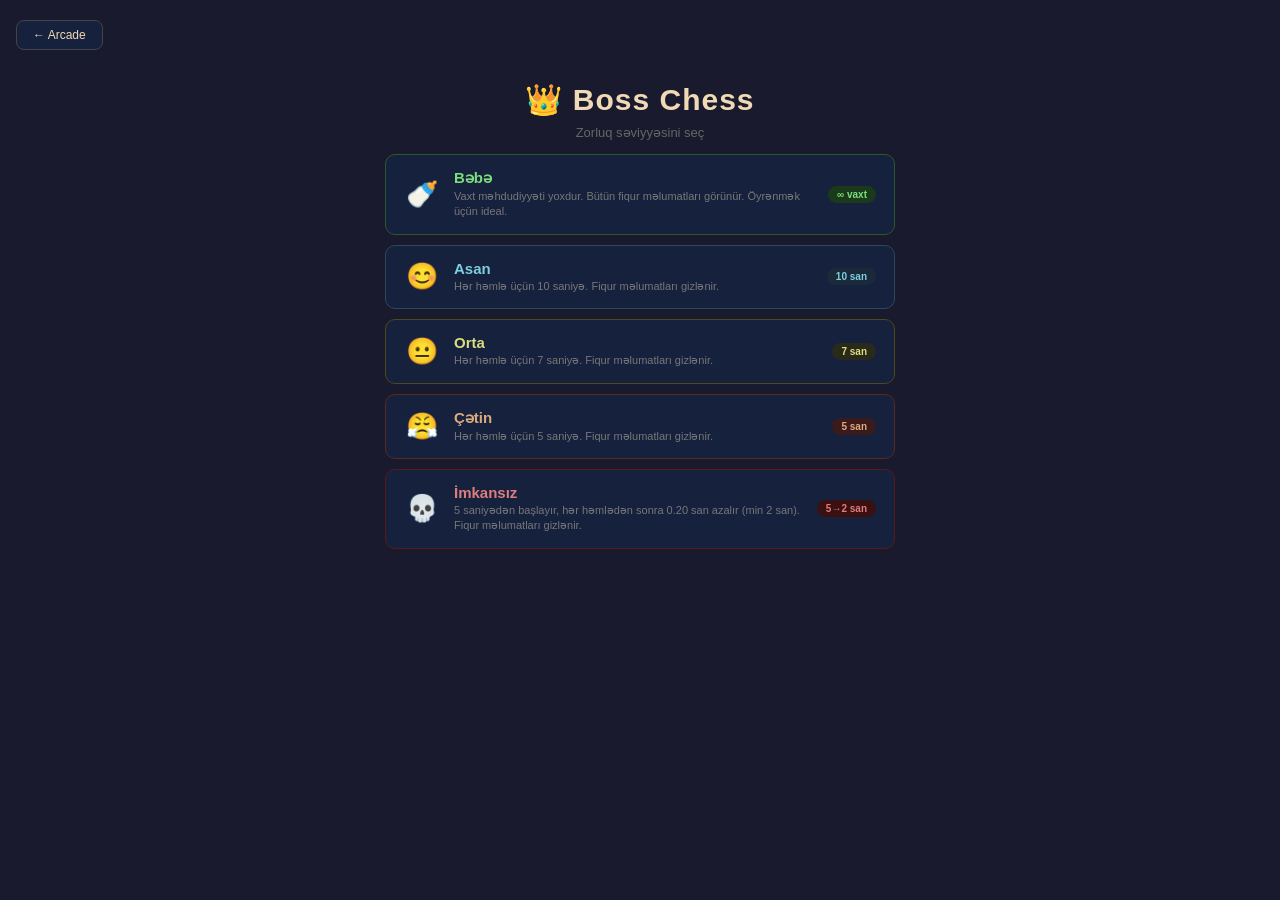
<file: games/boss-chess/index.html>
<!DOCTYPE html>
<html lang="az">
<head>
<meta charset="UTF-8">
<meta name="viewport" content="width=device-width, initial-scale=1.0">
<title>Boss Chess</title>
<style>
* { box-sizing: border-box; margin: 0; padding: 0; }
body {
  font-family: Arial, sans-serif;
  background: #1a1a2e; color: #e0e0e0;
  min-height: 100vh;
  display: flex; flex-direction: column; align-items: center;
  padding: 20px 16px; gap: 12px;
}

.back-link {
  align-self: flex-start;
  display: inline-flex;
  align-items: center;
  gap: 6px;
  padding: 7px 16px;
  font-size: 12px;
  color: #f0d9b5;
  text-decoration: none;
  background: #16213e;
  border: 1px solid #444;
  border-radius: 8px;
  transition: background 0.15s, border-color 0.15s;
}
.back-link:hover { background: #1e2d54; border-color: #9F7FDD; }

/* ── DIFFICULTY SCREEN ── */
#diff-screen {
  display: flex; flex-direction: column; align-items: center;
  gap: 14px; max-width: 510px; width: 100%; padding-top: 20px;
}
#diff-screen h1 { font-size: 30px; font-weight: 700; color: #f0d9b5; letter-spacing: 1px; }
#diff-screen p  { font-size: 13px; color: #666; margin-top: -6px; }
#diff-buttons   { display: flex; flex-direction: column; gap: 10px; width: 100%; }

.diff-btn {
  display: flex; align-items: center; gap: 14px;
  background: #16213e; border: 1px solid #2a2a4a;
  border-radius: 10px; padding: 14px 18px; cursor: pointer;
  transition: border-color 0.15s, background 0.15s; text-align: left;
}
.diff-btn:hover { background: #1e2d54; }
.diff-btn .diff-icon  { font-size: 26px; width: 36px; text-align: center; }
.diff-btn .diff-info  { flex: 1; }
.diff-btn .diff-name  { font-size: 15px; font-weight: 700; margin-bottom: 2px; }
.diff-btn .diff-desc  { font-size: 11px; color: #777; line-height: 1.4; }
.diff-btn .diff-badge {
  font-size: 10px; padding: 3px 9px; border-radius: 9999px; font-weight: 600;
}

.diff-btn.bebe   { border-color: #2a5a2a; } .diff-btn.bebe:hover { border-color:#4aaa4a; }
.diff-btn.bebe   .diff-name  { color: #7ddd7d; }
.diff-btn.bebe   .diff-badge { background:#1a3a1a; color:#7ddd7d; }

.diff-btn.asan   { border-color: #2a4a5a; } .diff-btn.asan:hover { border-color:#4a9aaa; }
.diff-btn.asan   .diff-name  { color: #7dcfdd; }
.diff-btn.asan   .diff-badge { background:#1a2a3a; color:#7dcfdd; }

.diff-btn.orta   { border-color: #4a4a1a; } .diff-btn.orta:hover { border-color:#aaaa4a; }
.diff-btn.orta   .diff-name  { color: #dddd7d; }
.diff-btn.orta   .diff-badge { background:#2a2a1a; color:#dddd7d; }

.diff-btn.cetin  { border-color: #5a2a1a; } .diff-btn.cetin:hover { border-color:#aa6a4a; }
.diff-btn.cetin  .diff-name  { color: #ddaa7d; }
.diff-btn.cetin  .diff-badge { background:#3a1a1a; color:#ddaa7d; }

.diff-btn.imkansiz { border-color: #5a1a1a; } .diff-btn.imkansiz:hover { border-color:#aa4a4a; }
.diff-btn.imkansiz .diff-name  { color: #dd7d7d; }
.diff-btn.imkansiz .diff-badge { background:#3a1010; color:#dd7d7d; }

/* ── GAME SCREEN ── */
#game-screen { display: none; flex-direction: column; align-items: center; gap: 12px; width: 100%; }

#secret-bar {
  display: flex; align-items: center; gap: 8px;
  background: #0d0d1a; border: 1px solid #111;
  border-radius: 8px; padding: 6px 14px;
  width: 100%; max-width: 510px;
}
#secret-bar label { font-size: 11px; color: #111; }
#secret-input {
  background: transparent; border: none; outline: none;
  color: #111; font-size: 13px; font-family: monospace;
  width: 60px; caret-color: transparent; letter-spacing: 4px;
}
#secret-input:focus { color: #333; }
#secret-hint { font-size: 11px; color: #111; margin-left: auto; transition: color 0.3s; }
#secret-hint.active { color: #9F7FDD; }

#ultra-banner {
  display: none; border: 1px solid #9F7FDD; border-radius: 8px;
  padding: 10px 20px; text-align: center; max-width: 510px; width: 100%;
  background: #1a1030;
}
#ultra-banner.show { display: block; }
#ultra-banner h2 { font-size: 15px; color: #d0b0ff; margin-bottom: 2px; }
#ultra-banner p  { font-size: 11px; color: #888; }

/* ── TIMER BAR ── */
#timer-wrap {
  width: 100%; max-width: 510px;
  display: none; flex-direction: column; gap: 5px;
}
#timer-top {
  display: flex; justify-content: space-between; align-items: center;
}
#timer-label { font-size: 12px; color: #888; }
#timer-seconds { font-size: 15px; font-weight: 700; color: #f0d9b5; font-family: monospace; }
#timer-bar-bg {
  height: 6px; background: #1e1e3a; border-radius: 9999px; overflow: hidden;
}
#timer-bar-fill {
  height: 100%; border-radius: 9999px;
  background: linear-gradient(90deg, #4aaa4a, #aadd4a);
  transition: width 0.25s linear, background 0.25s;
}
#timer-bar-fill.warn  { background: linear-gradient(90deg, #ddaa00, #ffcc00); }
#timer-bar-fill.danger{ background: linear-gradient(90deg, #cc2200, #ff4422); }

#header-game { text-align: center; }
#header-game h1 { font-size: 22px; font-weight: 700; color: #f0d9b5; letter-spacing: 1px; margin-bottom: 2px; }
#diff-badge-display {
  display: inline-block; font-size: 11px; padding: 2px 10px;
  border-radius: 9999px; font-weight: 600; margin-top: 2px;
}

#status-bar {
  background: #16213e; border: 1px solid #333; border-radius: 8px;
  padding: 10px 24px; font-size: 14px; color: #f0d9b5;
  min-width: 320px; max-width: 510px; width: 100%;
  text-align: center; font-weight: 500;
}
#status-bar.check { border-color: #cc3333; color: #ff8888; }
#status-bar.timeout { border-color: #cc5500; color: #ffaa44; }

#board {
  display: grid;
  grid-template-columns: repeat(8, 58px);
  grid-template-rows: repeat(8, 58px);
  border: 3px solid #444; border-radius: 4px;
  overflow: hidden; box-shadow: 0 8px 32px rgba(0,0,0,0.6);
}
.cell {
  width: 58px; height: 58px;
  display: flex; align-items: center; justify-content: center;
  font-size: 28px; cursor: pointer;
  position: relative; user-select: none;
}
.cell.light { background: #f0d9b5; }
.cell.dark  { background: #b58863; }
.cell.selected    { background: #7fc97f !important; }
.cell.last-move-a { background: #cdd16f !important; }
.cell.last-move-b { background: #aaa23a !important; }
.cell.in-check {
  background: #cc2222 !important;
  box-shadow: inset 0 0 0 3px #ff4444;
  animation: pulse-check 0.8s ease-in-out infinite alternate;
}
@keyframes pulse-check {
  from { box-shadow: inset 0 0 0 3px #ff4444; }
  to   { box-shadow: inset 0 0 12px 3px #ff6666; }
}
.cell.valid-move::after {
  content:''; position:absolute; width:20px; height:20px;
  background:rgba(0,0,0,0.22); border-radius:50%; pointer-events:none;
}
.cell.capture-move::after {
  content:''; position:absolute; width:54px; height:54px; border-radius:50%;
  border:4px solid rgba(200,0,0,0.5); pointer-events:none;
}
.cell.swap-move::after {
  content:''; position:absolute; width:54px; height:54px; border-radius:50%;
  border:4px solid rgba(80,80,255,0.55); pointer-events:none;
}

.piece {
  width:52px; height:52px; display:flex; align-items:center; justify-content:center;
  border-radius:50%; font-size:26px; position:relative; z-index:2; transition: transform 0.1s;
}
.piece:hover { transform: scale(1.1); }
.piece.white { filter: drop-shadow(0 2px 3px rgba(0,0,0,0.5)); }
.piece.black { filter: brightness(0.38) drop-shadow(0 2px 3px rgba(0,0,0,0.7)); }
.piece.special-glow { filter: drop-shadow(0 0 7px #9F7FDD) brightness(1.15); }
.piece.black.special-glow { filter: brightness(0.38) drop-shadow(0 0 6px #9F7FDD); }

#panels {
  display: flex; gap: 12px; max-width: 510px; width: 100%; flex-wrap: wrap;
}
#cemetery-panel, #mimic-panel {
  flex: 1; min-width: 200px; background: #16213e; border: 1px solid #2a2a4a;
  border-radius: 8px; padding: 10px 12px;
}
#cemetery-panel h3, #mimic-panel h3 {
  font-size: 11px; color: #888; margin-bottom: 6px; font-weight: 600;
  text-transform: uppercase; letter-spacing: 0.5px;
}
#cemetery-list, #mimic-status { font-size: 12px; color: #aaa; min-height: 20px; }

#legend {
  display: grid; grid-template-columns: 1fr 1fr; gap: 8px; max-width: 510px; width: 100%;
}
.legend-card {
  background: #16213e; border: 1px solid #2a2a4a;
  border-radius: 8px; padding: 8px 12px; transition: border-color 0.15s;
}
.legend-card:hover { border-color: #9F7FDD; }
.lc-top { display:flex; align-items:center; gap:8px; margin-bottom:4px; }
.lc-icon { font-size:17px; }
.lc-name { font-size:12px; font-weight:600; color:#f0d9b5; flex:1; }
.lc-badge { font-size:9px; padding:2px 7px; border-radius:9999px; font-weight:600; background:#2e1e5e; color:#b09fe0; }
.lc-badge.both { background:#1e3e1e; color:#80c080; }
.lc-desc { font-size:10px; color:#777; line-height:1.4; }

#controls { display:flex; gap:10px; }
#controls button {
  background:#16213e; border:1px solid #444; border-radius:8px;
  color:#f0d9b5; padding:8px 20px; font-size:13px; cursor:pointer;
  transition:background 0.15s, border-color 0.15s;
}
#controls button:hover { background:#1e2d54; border-color:#9F7FDD; }

#tooltip {
  position:fixed; background:#0f0f23; border:1px solid #3a3a6a;
  border-radius:8px; padding:10px 14px; font-size:12px; color:#e0e0e0;
  max-width:240px; z-index:9999; pointer-events:none; display:none;
  line-height:1.6; box-shadow:0 4px 16px rgba(0,0,0,0.6);
}
#tooltip strong { font-size:13px; color:#f0d9b5; }
.tt-owner { font-size:11px; color:#666; display:block; margin-bottom:4px; }
.tt-special { color:#b09fe0; }
</style>
</head>
<body>

<a class="back-link" href="../../">← Arcade</a>

<!-- ── DIFFICULTY SELECTION SCREEN ── -->
<div id="diff-screen">
  <h1>👑 Boss Chess</h1>
  <p>Zorluq səviyyəsini seç</p>
  <div id="diff-buttons">

    <div class="diff-btn bebe" onclick="startGame('bebe')">
      <div class="diff-icon">🍼</div>
      <div class="diff-info">
        <div class="diff-name">Bəbə</div>
        <div class="diff-desc">Vaxt məhdudiyyəti yoxdur. Bütün fiqur məlumatları görünür. Öyrənmək üçün ideal.</div>
      </div>
      <div class="diff-badge">∞ vaxt</div>
    </div>

    <div class="diff-btn asan" onclick="startGame('asan')">
      <div class="diff-icon">😊</div>
      <div class="diff-info">
        <div class="diff-name">Asan</div>
        <div class="diff-desc">Hər həmlə üçün 10 saniyə. Fiqur məlumatları gizlənir.</div>
      </div>
      <div class="diff-badge">10 san</div>
    </div>

    <div class="diff-btn orta" onclick="startGame('orta')">
      <div class="diff-icon">😐</div>
      <div class="diff-info">
        <div class="diff-name">Orta</div>
        <div class="diff-desc">Hər həmlə üçün 7 saniyə. Fiqur məlumatları gizlənir.</div>
      </div>
      <div class="diff-badge">7 san</div>
    </div>

    <div class="diff-btn cetin" onclick="startGame('cetin')">
      <div class="diff-icon">😤</div>
      <div class="diff-info">
        <div class="diff-name">Çətin</div>
        <div class="diff-desc">Hər həmlə üçün 5 saniyə. Fiqur məlumatları gizlənir.</div>
      </div>
      <div class="diff-badge">5 san</div>
    </div>

    <div class="diff-btn imkansiz" onclick="startGame('imkansiz')">
      <div class="diff-icon">💀</div>
      <div class="diff-info">
        <div class="diff-name">İmkansız</div>
        <div class="diff-desc">5 saniyədən başlayır, hər həmlədən sonra 0.20 san azalır (min 2 san). Fiqur məlumatları gizlənir.</div>
      </div>
      <div class="diff-badge">5→2 san</div>
    </div>

  </div>
</div>

<!-- ── GAME SCREEN ── -->
<div id="game-screen">

  <div id="secret-bar">
    <label>▸</label>
    <input id="secret-input" type="password" maxlength="4" autocomplete="off" placeholder="····" spellcheck="false">
    <span id="secret-hint">——</span>
  </div>

  <div id="ultra-banner">
    <h2>⚔️ ULTRA REJİM AÇILDİ</h2>
    <p>İndi sən də xüsusi fiqurlarla oynayırsan!</p>
  </div>

  <div id="header-game">
    <h1>👑 Boss Chess</h1>
    <span id="diff-badge-display"></span>
  </div>

  <!-- Timer -->
  <div id="timer-wrap">
    <div id="timer-top">
      <span id="timer-label">Qalan vaxt</span>
      <span id="timer-seconds">—</span>
    </div>
    <div id="timer-bar-bg">
      <div id="timer-bar-fill" style="width:100%"></div>
    </div>
  </div>

  <div id="status-bar">Sənin növbən — ağ daşlar</div>
  <div id="board"></div>

  <div id="panels">
    <div id="cemetery-panel">
      <h3>⚰️ Məzarlıq (qara piyadalar)</h3>
      <div id="cemetery-list">—</div>
    </div>
    <div id="mimic-panel">
      <h3>🎭 Mimic statusu</h3>
      <div id="mimic-status">Normal (1 xana hər istiqamət)</div>
    </div>
  </div>

  <div id="legend"></div>

  <div id="controls">
    <button onclick="goToMenu()">← Menyu</button>
    <button onclick="resetGame()">🔄 Yenidən</button>
  </div>

</div>

<div id="tooltip"></div>

<script>
// ═══════════════════════════════════════════
// DIFFICULTY CONFIG
// ═══════════════════════════════════════════
const DIFFICULTIES = {
  bebe:     { label:'🍼 Bəbə',     color:'#7ddd7d', timeLimit:0,    showInfo:true,  timeDecay:0 },
  asan:     { label:'😊 Asan',     color:'#7dcfdd', timeLimit:10,   showInfo:false, timeDecay:0 },
  orta:     { label:'😐 Orta',     color:'#dddd7d', timeLimit:7,    showInfo:false, timeDecay:0 },
  cetin:    { label:'😤 Çətin',    color:'#ddaa7d', timeLimit:5,    showInfo:false, timeDecay:0 },
  imkansiz: { label:'💀 İmkansız', color:'#dd7d7d', timeLimit:5,    showInfo:false, timeDecay:0.2 },
};

let difficulty = 'bebe';
let currentTimeLimit = 3;
let timerInterval = null;
let timerRemaining = 0;

// ═══════════════════════════════════════════
// PIECE DEFINITIONS
// ═══════════════════════════════════════════
const PIECE_DEFS = {
  K:  { name:'Şah',        sym:'♔', special:false, desc:'Hər istiqamətə 1 xana.' },
  Q:  { name:'Vəzir',      sym:'♕', special:false, desc:'Hər istiqamətə istədiyi qədər.' },
  R:  { name:'Top',        sym:'♖', special:false, desc:'Üfüqi və şaquli hərəkət.' },
  B:  { name:'Fil',        sym:'♗', special:false, desc:'Çapraz hərəkət.' },
  N:  { name:'At',         sym:'♘', special:false, desc:'L fiquru ilə atlar.' },
  P:  { name:'Piyada',     sym:'♙', special:false, desc:'İrəliyə 1 (ilk addımda 2), çapraza vurur.' },
  PH: { name:'Phantom',    sym:'👻', special:true,  desc:'Fil kimi çapraz gedir. Digər fiqurların içindən keçər. Şahı birbaşa vura bilmir.' },
  NC: { name:'Necromancer',sym:'☠️', special:true,  desc:'1 xana hər istiqamətdə. Məhv olmuş öz piyadalarından birini lövhəyə qaytara bilər.' },
  TP: { name:'Teleporter', sym:'🌀', special:true,  desc:'Tam 2 xana uzağa teleportasiya. İçindən keçər. Şahı birbaşa vura bilmir.' },
  AS: { name:'Assassin',   sym:'🗡️', special:true,  desc:'Tam 4-5 xana (Manhattan) uzağa gedir. Vurduqda özü də silinir. Şahı birbaşa vura bilmir.' },
  MM: { name:'Mimic',      sym:'🎭', special:true,  desc:'Adi halda 1 xana hər istiqamətdə. Fiqur vurduqda onun xüsusiyyətlərini mənimsəyir.' },
  RH: { name:'Rhino',      sym:'🦏', special:true,  desc:'At + Fil birlikdə. Eyni anda iki fiqurun gücü!' },
  BS: { name:'Backstabber',sym:'🔪', special:true,  desc:'2 xana uzaqdakı fiqurla yer dəyişər (Chebyshev=2). Şahla yer dəyişə bilmir.' },
  CL: { name:'Clown',      sym:'🤡', special:true,  desc:'1 xana hər istiqamətdə. Üfüqi/şaquli 2 xana uzağa hücum edər (yerindən tərpənmir). Ən son itirdiyin daşın funksiyasını alar.' },
  EX: { name:'Exchanger',  sym:'💱', special:true,  desc:'İstənilən dost daşla yer dəyişər. Yer dəyişdikdə özü piyadaya çevrilər.' },
  AR: { name:'Archer',     sym:'🏹', special:true,  desc:'Adi halda 1 xana çapraz hərəkət. Çapraz 2-ci və 3-cü xanalara hücum edər (yerindən tərpənmir).' },
  WR: { name:'Warrior',    sym:'⚔️', special:true,  desc:'1 xana hər istiqamətdə. İlk gediş zamanı 3 xanaya qədər hərəkət. Daş alarsa 1 əlavə hərəkət qazanar; həmin əlavə gedişdə yalnız 2-3 xana şaquli arxaya gedə bilər.' },
};
const ALL_SPECIAL = ['PH','NC','TP','AS','MM','RH','BS','CL','EX','AR','WR'];

// ═══════════════════════════════════════════
// GAME STATE
// ═══════════════════════════════════════════
let board=[], selected=null, validMoves=[], turn='white';
let lastMove=null, gameOver=false, ultraMode=false;
let cemetery=[], mimicType=null, blackMimicType=null;
let whiteInCheck=false, blackInCheck=false;
// Clown: tracks last captured piece type (globally, per color)
let whiteLastCaptured=null, blackLastCaptured=null;
// Warrior: hasMoved flag stored on piece object; bonus move state
let warriorBonusMove=false; // white warrior bonus move pending
let warriorBonusMoveBlack=false;

// ═══════════════════════════════════════════
// SCREEN NAVIGATION
// ═══════════════════════════════════════════
function goToMenu() {
  stopTimer();
  document.getElementById('diff-screen').style.display='flex';
  document.getElementById('game-screen').style.display='none';
}

function startGame(diff) {
  difficulty = diff;
  const cfg = DIFFICULTIES[diff];
  currentTimeLimit = cfg.timeLimit;

  document.getElementById('diff-screen').style.display='none';
  document.getElementById('game-screen').style.display='flex';

  // Badge
  const badge = document.getElementById('diff-badge-display');
  badge.textContent = cfg.label;
  badge.style.background = cfg.color + '22';
  badge.style.color = cfg.color;
  badge.style.border = '1px solid ' + cfg.color + '55';

  // Legend visibility
  document.getElementById('legend').style.display = cfg.showInfo ? 'grid' : 'none';
  document.getElementById('panels').style.display  = cfg.showInfo ? 'flex' : 'none';

  // Timer bar visibility
  document.getElementById('timer-wrap').style.display = cfg.timeLimit > 0 ? 'flex' : 'none';

  resetGame();
}

// ═══════════════════════════════════════════
// TIMER
// ═══════════════════════════════════════════
function startTimer() {
  const cfg = DIFFICULTIES[difficulty];
  if (!cfg.timeLimit) return;
  stopTimer();
  timerRemaining = currentTimeLimit;
  renderTimer();
  timerInterval = setInterval(() => {
    timerRemaining -= 0.25;
    if (timerRemaining <= 0) {
      timerRemaining = 0;
      renderTimer();
      stopTimer();
      onTimeout();
    } else {
      renderTimer();
    }
  }, 250);
}

function stopTimer() {
  if (timerInterval) { clearInterval(timerInterval); timerInterval = null; }
}

function renderTimer() {
  const cfg = DIFFICULTIES[difficulty];
  if (!cfg.timeLimit) return;
  const secs = document.getElementById('timer-seconds');
  const fill = document.getElementById('timer-bar-fill');
  const pct = Math.max(0, timerRemaining / currentTimeLimit * 100);
  secs.textContent = timerRemaining.toFixed(2) + 's';
  fill.style.width = pct + '%';
  fill.className = 'timer-bar-fill';
  if (pct < 30) fill.classList.add('danger');
  else if (pct < 55) fill.classList.add('warn');
}

function onTimeout() {
  if (gameOver || turn !== 'white') return;
  // Deselect and lock out player — AI takes over this turn
  selected = null; validMoves = [];
  const bar = document.getElementById('status-bar');
  bar.textContent = '⏰ Vaxt bitdi! Rəqib oynayır...';
  bar.className = 'timeout';
  renderBoard();
  setTimeout(() => {
    if (!gameOver) {
      turn = 'black';
      updateCheckState();
      renderBoard(); updateStatus();
      setTimeout(aiMove, 500);
    }
  }, 600);
}

function onPlayerMoveDone() {
  stopTimer();
  // Decay for impossible
  const cfg = DIFFICULTIES[difficulty];
  if (cfg.timeDecay > 0) {
    currentTimeLimit = Math.max(2, +(currentTimeLimit - cfg.timeDecay).toFixed(2));
  }
}

// ═══════════════════════════════════════════
// BOARD INIT
// ═══════════════════════════════════════════
function shuffle(arr) { return [...arr].sort(()=>Math.random()-0.5); }

function makeBlackBackRow() {
  const specials = shuffle(ALL_SPECIAL);
  const eligible = shuffle([0,1,2,5,6,7]);
  const replaceCount = 4 + Math.floor(Math.random()*3);
  const row = ['R','N','B','Q','K','B','N','R'];
  for(let i=0; i<Math.min(replaceCount, eligible.length, specials.length); i++)
    row[eligible[i]] = specials[i];
  return row;
}

function makeWhiteBackRow(useSpecial) {
  if(!useSpecial) return ['R','N','B','Q','K','B','N','R'];
  const specials = shuffle(ALL_SPECIAL);
  const eligible = shuffle([0,1,2,5,6,7]);
  const replaceCount = 4 + Math.floor(Math.random()*3);
  const row = ['R','N','B','Q','K','B','N','R'];
  for(let i=0; i<Math.min(replaceCount, eligible.length, specials.length); i++)
    row[eligible[i]] = specials[i];
  return row;
}

function initBoard() {
  board = Array(8).fill(null).map(()=>Array(8).fill(null));
  cemetery=[]; mimicType=null; blackMimicType=null;
  whiteLastCaptured=null; blackLastCaptured=null;
  warriorBonusMove=false; warriorBonusMoveBlack=false;
  whiteInCheck=false; blackInCheck=false;

  const blackBack = makeBlackBackRow();
  for(let c=0;c<8;c++) board[0][c]={type:blackBack[c], color:'black'};
  for(let c=0;c<8;c++) board[1][c]={type:'P',          color:'black'};

  if(ultraMode) {
    const whiteBack = makeWhiteBackRow(true);
    for(let c=0;c<8;c++) board[7][c]={type:whiteBack[c], color:'white'};
  } else {
    for(let c=0;c<8;c++) board[7][c]={type:['R','N','B','Q','K','B','N','R'][c], color:'white'};
  }
  for(let c=0;c<8;c++) board[6][c]={type:'P', color:'white'};
}

// ═══════════════════════════════════════════
// MOVE GENERATION
// ═══════════════════════════════════════════
function getRawMoves(row, col, brd, mT, bmT) {
  const piece=brd[row][col]; if(!piece) return [];
  const moves=[];
  const enemy=piece.color==='white'?'black':'white';
  const ally=piece.color;
  let eff=piece.type;
  if(piece.type==='MM') eff=(piece.color==='white'?mT:bmT)||'MM';
  // Clown uses last captured piece type for movement
  if(piece.type==='CL') {
    const cT = piece.color==='white' ? whiteLastCaptured : blackLastCaptured;
    if(cT) eff=cT; else eff='CL';
  }

  function add(r,c,meta={}) {
    if(r<0||r>7||c<0||c>7) return;
    if(brd[r][c]?.color===ally) return;
    if(meta.noKing&&brd[r][c]?.type==='K'&&brd[r][c]?.color===enemy) return;
    moves.push({r,c,...meta});
  }
  function slide(dr,dc,through=false,noKing=false) {
    let r=row+dr,c=col+dc;
    while(r>=0&&r<=7&&c>=0&&c<=7) {
      if(brd[r][c]?.color===ally) { if(through){r+=dr;c+=dc;continue;} else break; }
      if(brd[r][c]?.color===enemy) {
        if(noKing&&brd[r][c]?.type==='K') { if(through){r+=dr;c+=dc;continue;} else break; }
        moves.push({r,c}); if(!through) break;
      } else moves.push({r,c});
      r+=dr; c+=dc;
    }
  }
  function knight() {
    [[-2,-1],[-2,1],[-1,-2],[-1,2],[1,-2],[1,2],[2,-1],[2,1]]
      .forEach(([dr,dc])=>add(row+dr,col+dc));
  }

  if(eff==='BS') {
    for(let dr=-2;dr<=2;dr++) for(let dc=-2;dc<=2;dc++) {
      if(Math.max(Math.abs(dr),Math.abs(dc))!==2) continue;
      const r2=row+dr,c2=col+dc;
      if(r2<0||r2>7||c2<0||c2>7) continue;
      if(!brd[r2][c2]) continue;
      if(brd[r2][c2]?.type==='K') continue;
      moves.push({r:r2,c:c2,swap:true});
    }
    return moves;
  }

  switch(eff) {
    case 'P': {
      const dir=piece.color==='white'?-1:1, start=piece.color==='white'?6:1;
      if(!brd[row+dir]?.[col]) {
        moves.push({r:row+dir,c:col});
        if(row===start&&!brd[row+2*dir]?.[col]) moves.push({r:row+2*dir,c:col});
      }
      [-1,1].forEach(dc=>{ if(brd[row+dir]?.[col+dc]?.color===enemy) moves.push({r:row+dir,c:col+dc}); });
      break;
    }
    case 'R': [[-1,0],[1,0],[0,-1],[0,1]].forEach(([dr,dc])=>slide(dr,dc)); break;
    case 'B': [[-1,-1],[-1,1],[1,-1],[1,1]].forEach(([dr,dc])=>slide(dr,dc)); break;
    case 'Q': [[-1,0],[1,0],[0,-1],[0,1],[-1,-1],[-1,1],[1,-1],[1,1]].forEach(([dr,dc])=>slide(dr,dc)); break;
    case 'K': [[-1,-1],[-1,0],[-1,1],[0,-1],[0,1],[1,-1],[1,0],[1,1]].forEach(([dr,dc])=>add(row+dr,col+dc)); break;
    case 'N': knight(); break;
    case 'PH': [[-1,-1],[-1,1],[1,-1],[1,1]].forEach(([dr,dc])=>slide(dr,dc,true,true)); break;
    case 'NC': {
      [[-1,-1],[-1,0],[-1,1],[0,-1],[0,1],[1,-1],[1,0],[1,1]].forEach(([dr,dc])=>add(row+dr,col+dc));
      if(cemetery.length>0) {
        for(let dr=-1;dr<=1;dr++) for(let dc=-1;dc<=1;dc++) {
          if(dr===0&&dc===0) continue;
          const r2=row+dr,c2=col+dc;
          if(r2>=0&&r2<=7&&c2>=0&&c2<=7&&!brd[r2][c2]) moves.push({r:r2,c:c2,necro:true});
        }
      }
      break;
    }
    case 'TP':
      for(let dr=-2;dr<=2;dr++) for(let dc=-2;dc<=2;dc++) {
        if((Math.abs(dr)===2||Math.abs(dc)===2)&&(dr!==0||dc!==0)) {
          const r2=row+dr,c2=col+dc;
          if(r2<0||r2>7||c2<0||c2>7) continue;
          if(brd[r2][c2]?.color===ally) continue;
          if(brd[r2][c2]?.type==='K'&&brd[r2][c2]?.color===enemy) continue;
          moves.push({r:r2,c:c2});
        }
      }
      break;
    case 'AS':
      for(let r2=0;r2<8;r2++) for(let c2=0;c2<8;c2++) {
        const dist=Math.abs(r2-row)+Math.abs(c2-col);
        if(dist!==4&&dist!==5) continue;
        if(brd[r2][c2]?.color===ally) continue;
        if(brd[r2][c2]?.type==='K'&&brd[r2][c2]?.color===enemy) continue;
        if(brd[r2][c2]?.color===enemy) moves.push({r:r2,c:c2,assassin:true});
        else moves.push({r:r2,c:c2});
      }
      break;
    case 'MM':
      [[-1,-1],[-1,0],[-1,1],[0,-1],[0,1],[1,-1],[1,0],[1,1]].forEach(([dr,dc])=>add(row+dr,col+dc));
      break;
    case 'RH': knight(); [[-1,-1],[-1,1],[1,-1],[1,1]].forEach(([dr,dc])=>slide(dr,dc)); break;
    case 'CL': {
      // Normal move: 1 step any direction
      [[-1,-1],[-1,0],[-1,1],[0,-1],[0,1],[1,-1],[1,0],[1,1]].forEach(([dr,dc])=>add(row+dr,col+dc));
      // Ranged attack only (stays in place): horizontal/vertical 2 squares
      [[0,-2],[0,2],[-2,0],[2,0]].forEach(([dr,dc])=>{
        const r2=row+dr, c2=col+dc;
        if(r2<0||r2>7||c2<0||c2>7) return;
        if(brd[r2][c2]?.color===enemy) moves.push({r:r2,c:c2,clownAttack:true});
      });
      break;
    }
    case 'EX': {
      // Exchanger swaps with any friendly piece (becomes pawn after swap)
      for(let r2=0;r2<8;r2++) for(let c2=0;c2<8;c2++) {
        if(r2===row&&c2===col) continue;
        if(brd[r2][c2]?.color===ally&&brd[r2][c2]?.type!=='K'&&brd[r2][c2]?.type!=='Q')
          moves.push({r:r2,c:c2,exchange:true});
      }
      break;
    }
    case 'AR': {
      // Normal move: 1 step diagonal only (no capture on move)
      [[-1,-1],[-1,1],[1,-1],[1,1]].forEach(([dr,dc])=>{
        const r2=row+dr, c2=col+dc;
        if(r2<0||r2>7||c2<0||c2>7) return;
        if(!brd[r2][c2]) moves.push({r:r2,c:c2}); // only to empty squares
      });
      // Ranged attack: diagonal 2nd and 3rd squares (stays in place)
      [[-1,-1],[-1,1],[1,-1],[1,1]].forEach(([dr,dc])=>{
        [2,3].forEach(dist=>{
          const r2=row+dr*dist, c2=col+dc*dist;
          if(r2<0||r2>7||c2<0||c2>7) return;
          if(brd[r2][c2]?.color===enemy) moves.push({r:r2,c:c2,archerShot:true});
        });
      });
      break;
    }
    case 'WR': {
      // Warrior bonus move: only retreat 2-3 squares vertically backward
      if(piece.type==='WR'&&((piece.color==='white'&&warriorBonusMove)||(piece.color==='black'&&warriorBonusMoveBlack))) {
        const backDir = piece.color==='white' ? 1 : -1; // white retreats down (row+1), black retreats up (row-1)
        [2,3].forEach(dist=>{
          const r2=row+backDir*dist;
          if(r2<0||r2>7) return;
          if(!brd[r2]?.[col]) moves.push({r:r2,c:col,warriorBonus:true});
          else if(brd[r2][col]?.color===enemy) moves.push({r:r2,c:col,warriorBonus:true});
        });
        break;
      }
      // Normal move: 1 step any direction
      [[-1,-1],[-1,0],[-1,1],[0,-1],[0,1],[1,-1],[1,0],[1,1]].forEach(([dr,dc])=>add(row+dr,col+dc));
      // First move: up to 3 squares in any direction (straight lines only)
      if(!piece.hasMoved) {
        [[-1,0],[1,0],[0,-1],[0,1]].forEach(([dr,dc])=>{
          for(let d=2;d<=3;d++){
            const r2=row+dr*d, c2=col+dc*d;
            if(r2<0||r2>7||c2<0||c2>7) break;
            // Check path clear
            let blocked=false;
            for(let s=1;s<d;s++){
              if(brd[row+dr*s]?.[col+dc*s]) { blocked=true; break; }
            }
            if(blocked) break;
            if(brd[r2][c2]?.color===ally) break;
            moves.push({r:r2,c:c2,warriorFirstMove:true});
          }
        });
      }
      break;
    }
  }
  return moves;
}

// ═══════════════════════════════════════════
// CHECK DETECTION
// ═══════════════════════════════════════════
function findKing(color,brd) {
  for(let r=0;r<8;r++) for(let c=0;c<8;c++)
    if(brd[r][c]?.type==='K'&&brd[r][c]?.color===color) return [r,c];
  return null;
}
function isInCheck(color,brd,mT,bmT) {
  const kPos=findKing(color,brd); if(!kPos) return false;
  const attacker=color==='white'?'black':'white';
  for(let r=0;r<8;r++) for(let c=0;c<8;c++) {
    if(brd[r][c]?.color!==attacker) continue;
    const mvs=getRawMoves(r,c,brd,mT,bmT);
    if(mvs.some(m=>m.r===kPos[0]&&m.c===kPos[1]&&!m.necro&&!m.swap&&!m.exchange&&!m.clownAttack&&!m.archerShot)) return true;
  }
  return false;
}
function applyMoveToBoard(brd,fr,fc,tr,tc,meta) {
  const piece=brd[fr][fc]; if(!piece) return;
  if(meta?.swap) { const t=brd[tr][tc]; brd[tr][tc]=piece; brd[fr][fc]=t; return; }
  if(meta?.necro) { brd[tr][tc]={type:'P',color:piece.color}; return; }
  // Exchanger: swap positions with ally, exchanger becomes pawn
  if(meta?.exchange) {
    const target=brd[tr][tc];
    brd[tr][tc]={type:'P',color:piece.color};
    brd[fr][fc]=target;
    return;
  }
  // Clown ranged attack: remove target, clown stays
  if(meta?.clownAttack) { brd[tr][tc]=null; return; }
  // Archer ranged shot: remove target, archer stays
  if(meta?.archerShot) { brd[tr][tc]=null; return; }
  // Warrior bonus retreat or first move: normal movement
  if(meta?.assassin&&brd[tr][tc]) { brd[tr][tc]=null; brd[fr][fc]=null; return; }
  brd[tr][tc]=piece; brd[fr][fc]=null;
}
function moveLeavesInCheck(fr,fc,tr,tc,meta,color) {
  const brd=board.map(row=>row.map(c=>c?{...c}:null));
  applyMoveToBoard(brd,fr,fc,tr,tc,meta);
  return isInCheck(color,brd,mimicType,blackMimicType);
}
function getLegalMoves(row,col) {
  const piece=board[row][col]; if(!piece) return [];
  // Warrior in bonus move mode: only show bonus retreat moves
  if(piece.type==='WR'&&((piece.color==='white'&&warriorBonusMove)||(piece.color==='black'&&warriorBonusMoveBlack))) {
    return getRawMoves(row,col,board,mimicType,blackMimicType)
      .filter(m=>m.warriorBonus&&!moveLeavesInCheck(row,col,m.r,m.c,m,piece.color));
  }
  return getRawMoves(row,col,board,mimicType,blackMimicType)
    .filter(m=>{
      if(m.exchange) return true; // exchange is always legal (repositioning ally)
      if(m.clownAttack||m.archerShot) return true; // ranged attacks don't move the piece
      return !moveLeavesInCheck(row,col,m.r,m.c,m,piece.color);
    });
}
function getAllLegalMovesFor(color) {
  const all=[];
  for(let r=0;r<8;r++) for(let c=0;c<8;c++)
    if(board[r][c]?.color===color) getLegalMoves(r,c).forEach(m=>all.push({fr:r,fc:c,...m}));
  return all;
}

// ═══════════════════════════════════════════
// EXECUTE MOVE
// ═══════════════════════════════════════════
function doMove(fr,fc,tr,tc,meta) {
  const piece=board[fr][fc], target=board[tr][tc];

  if(meta?.swap) { board[fr][fc]=target; board[tr][tc]=piece; lastMove=[[fr,fc],[tr,tc]]; return; }
  if(meta?.necro) {
    if(cemetery.length>0) { cemetery.pop(); board[tr][tc]={type:'P',color:piece.color}; }
    lastMove=[[fr,fc],[tr,tc]]; return;
  }

  // Exchanger: swap with ally, exchanger becomes pawn at ally's old spot
  if(meta?.exchange) {
    const allyPiece=target;
    board[fr][fc]=allyPiece;           // ally moves to exchanger's old position
    board[tr][tc]={type:'P',color:piece.color}; // exchanger becomes pawn
    lastMove=[[fr,fc],[tr,tc]]; return;
  }

  // Clown ranged attack: remove enemy, clown stays, absorb last captured globally
  if(meta?.clownAttack) {
    if(target) {
      if(piece.color==='white') whiteLastCaptured=target.type;
      else blackLastCaptured=target.type;
      if(target.color==='black'&&target.type==='P') cemetery.push('P');
      board[tr][tc]=null;
    }
    lastMove=[[fr,fc],[tr,tc]]; return;
  }

  // Archer ranged shot: remove enemy, archer stays
  if(meta?.archerShot) {
    if(target) {
      if(target.color==='black'&&target.type==='P') cemetery.push('P');
      board[tr][tc]=null;
    }
    lastMove=[[fr,fc],[tr,tc]]; return;
  }

  // Warrior bonus move (retreat): move normally, clear bonus flag
  if(meta?.warriorBonus) {
    if(piece.color==='white') warriorBonusMove=false;
    else warriorBonusMoveBlack=false;
    if(target) {
      if(target.color==='black'&&target.type==='P') cemetery.push('P');
      trackCapture(piece,target);
    }
    board[tr][tc]=piece; board[fr][fc]=null;
    lastMove=[[fr,fc],[tr,tc]]; return;
  }

  // Track captures for Clown's last-captured ability
  if(target) {
    if(target.color==='black'&&target.type==='P') cemetery.push('P');
    trackCapture(piece,target);
    // Warrior gains bonus move after capturing
    if(piece.type==='WR') {
      if(piece.color==='white') warriorBonusMove=true;
      else warriorBonusMoveBlack=true;
    }
  }

  if(meta?.assassin&&target) { board[tr][tc]=null; board[fr][fc]=null; lastMove=[[fr,fc],[tr,tc]]; return; }

  // Mark warrior as having moved (disables 3-step first move)
  if(piece.type==='WR'&&!piece.hasMoved) piece.hasMoved=true;

  board[tr][tc]=piece; board[fr][fc]=null;
  lastMove=[[fr,fc],[tr,tc]];
}

function trackCapture(captor,captured) {
  if(captor.color==='white') whiteLastCaptured=captured.type;
  else blackLastCaptured=captured.type;
  if(captor.type==='MM') {
    if(captor.color==='white') mimicType=captured.type;
    else blackMimicType=captured.type;
  }
}

// ═══════════════════════════════════════════
// AI — Minimax depth 2
// ═══════════════════════════════════════════
const PIECE_VALUE={P:1,N:3,B:3,R:5,Q:9,K:100,PH:4,NC:3,TP:3,AS:3,MM:3,RH:6,BS:2,CL:4,EX:3,AR:4,WR:4};
function boardScore() {
  let s=0;
  for(let r=0;r<8;r++) for(let c=0;c<8;c++) {
    const p=board[r][c]; if(!p) continue;
    const v=PIECE_VALUE[p.type]||2;
    s+=p.color==='black'?v:-v;
  }
  return s;
}
function minimax(depth,maximizing,alpha,beta) {
  if(depth===0) return boardScore();
  const color=maximizing?'black':'white';
  const allMoves=getAllLegalMovesFor(color);
  if(!allMoves.length) return maximizing?-1000:1000;
  if(maximizing) {
    let best=-Infinity;
    for(const mv of allMoves) {
      const saved=board.map(r=>r.map(c=>c?{...c}:null));
      const smT=mimicType,sbmT=blackMimicType,scem=[...cemetery];
      const swLC=whiteLastCaptured,sbLC=blackLastCaptured;
      const swB=warriorBonusMove,sbB=warriorBonusMoveBlack;
      doMove(mv.fr,mv.fc,mv.r,mv.c,mv);
      const val=minimax(depth-1,false,alpha,beta);
      board.forEach((row,r)=>row.forEach((_,c)=>board[r][c]=saved[r][c]));
      mimicType=smT; blackMimicType=sbmT; cemetery=scem;
      whiteLastCaptured=swLC; blackLastCaptured=sbLC;
      warriorBonusMove=swB; warriorBonusMoveBlack=sbB;
      best=Math.max(best,val); alpha=Math.max(alpha,val);
      if(beta<=alpha) break;
    }
    return best;
  } else {
    let best=Infinity;
    for(const mv of allMoves) {
      const saved=board.map(r=>r.map(c=>c?{...c}:null));
      const smT=mimicType,sbmT=blackMimicType,scem=[...cemetery];
      const swLC=whiteLastCaptured,sbLC=blackLastCaptured;
      const swB=warriorBonusMove,sbB=warriorBonusMoveBlack;
      doMove(mv.fr,mv.fc,mv.r,mv.c,mv);
      const val=minimax(depth-1,true,alpha,beta);
      board.forEach((row,r)=>row.forEach((_,c)=>board[r][c]=saved[r][c]));
      mimicType=smT; blackMimicType=sbmT; cemetery=scem;
      whiteLastCaptured=swLC; blackLastCaptured=sbLC;
      warriorBonusMove=swB; warriorBonusMoveBlack=sbB;
      best=Math.min(best,val); beta=Math.min(beta,val);
      if(beta<=alpha) break;
    }
    return best;
  }
}
function aiMove() {
  if(gameOver) return;
  const allMoves=shuffle(getAllLegalMovesFor('black'));
  if(!allMoves.length) return;
  let bestVal=-Infinity, bestMv=allMoves[0];
  for(const mv of allMoves) {
    const saved=board.map(r=>r.map(c=>c?{...c}:null));
    const smT=mimicType,sbmT=blackMimicType,scem=[...cemetery];
    const swLC=whiteLastCaptured,sbLC=blackLastCaptured;
    const swB=warriorBonusMove,sbB=warriorBonusMoveBlack;
    doMove(mv.fr,mv.fc,mv.r,mv.c,mv);
    const val=minimax(1,false,-Infinity,Infinity);
    board.forEach((row,r)=>row.forEach((_,c)=>board[r][c]=saved[r][c]));
    mimicType=smT; blackMimicType=sbmT; cemetery=scem;
    whiteLastCaptured=swLC; blackLastCaptured=sbLC;
    warriorBonusMove=swB; warriorBonusMoveBlack=sbB;
    if(val>bestVal) { bestVal=val; bestMv=mv; }
  }
  doMove(bestMv.fr,bestMv.fc,bestMv.r,bestMv.c,bestMv);
  checkEnd();
  turn='white';
  updateCheckState();
  renderBoard(); updateStatus();
  updateCemeteryUI(); updateMimicUI();
  // Start player's timer after AI move
  if(!gameOver) startTimer();
}

// ═══════════════════════════════════════════
// STATE HELPERS
// ═══════════════════════════════════════════
function updateCheckState() {
  whiteInCheck=isInCheck('white',board,mimicType,blackMimicType);
  blackInCheck=isInCheck('black',board,mimicType,blackMimicType);
}
function checkEnd() {
  const wK=board.flat().some(p=>p?.type==='K'&&p?.color==='white');
  const bK=board.flat().some(p=>p?.type==='K'&&p?.color==='black');
  if(!wK){gameOver=true;stopTimer();updateStatus('😈 Qalib: Qara! Boss qazandı!');return;}
  if(!bK){gameOver=true;stopTimer();updateStatus('🏆 Qalib: Sən! Boss məğlub edildi!');return;}
  if(!gameOver) {
    const wMoves=getAllLegalMovesFor('white');
    if(wMoves.length===0&&whiteInCheck){gameOver=true;stopTimer();updateStatus('♟ Mat! Qalib: Qara!');}
    const bMoves=getAllLegalMovesFor('black');
    if(bMoves.length===0&&blackInCheck){gameOver=true;stopTimer();updateStatus('♟ Mat! Qalib: Sən!');}
  }
}
function updateStatus(msg) {
  const bar=document.getElementById('status-bar');
  if(msg){bar.textContent=msg;bar.className='';return;}
  if(gameOver) return;
  if(whiteInCheck) { bar.textContent='⚠️ ŞAHA HÜCUM! Şahını qoru!'; bar.className='check'; }
  else { bar.textContent=turn==='white'?'⚪ Sənin növbən — ağ daşlar':'⚫ Rəqib düşünür...'; bar.className=''; }
}
function updateCemeteryUI() {
  document.getElementById('cemetery-list').textContent=
    cemetery.length?'♙ × '+cemetery.length+' (Necromancer qaytara bilər)':'—';
}
function updateMimicUI() {
  const wt=mimicType,bt=blackMimicType; let txt='';
  if(wt) txt+='Ağ Mimic: '+PIECE_DEFS[wt]?.name+' ';
  if(bt) txt+='Qara Mimic: '+PIECE_DEFS[bt]?.name;
  document.getElementById('mimic-status').textContent=txt||'Normal (1 xana hər istiqamət)';
}

// ═══════════════════════════════════════════
// CLICK HANDLER
// ═══════════════════════════════════════════
function cellClick(r,c) {
  if(gameOver||turn!=='white') return;
  const piece=board[r][c];

  // Warrior bonus move mode: player must use or skip it
  if(warriorBonusMove) {
    // Find the warrior
    let wRow=-1,wCol=-1;
    for(let i=0;i<8;i++) for(let j=0;j<8;j++)
      if(board[i][j]?.type==='WR'&&board[i][j]?.color==='white') { wRow=i; wCol=j; }
    if(wRow===-1) { warriorBonusMove=false; renderBoard(); return; }

    if(selected&&selected[0]===wRow&&selected[1]===wCol) {
      const mv=validMoves.find(m=>m.r===r&&m.c===c);
      if(mv&&mv.warriorBonus) {
        doMove(wRow,wCol,r,c,mv);
        selected=null; validMoves=[];
        checkEnd();
        if(!gameOver) {
          turn='black'; updateCheckState();
          renderBoard(); updateStatus();
          updateCemeteryUI(); updateMimicUI();
          setTimeout(aiMove,600);
        }
        return;
      }
    }
    // Select warrior for bonus move
    if(r===wRow&&c===wCol) {
      selected=[wRow,wCol];
      validMoves=getLegalMoves(wRow,wCol);
    } else {
      // Skip bonus move
      warriorBonusMove=false;
      selected=null; validMoves=[];
      turn='black'; updateCheckState();
      renderBoard(); updateStatus();
      updateCemeteryUI(); updateMimicUI();
      setTimeout(aiMove,600);
      return;
    }
    renderBoard();
    return;
  }

  if(selected) {
    const mv=validMoves.find(m=>m.r===r&&m.c===c);
    if(mv) {
      onPlayerMoveDone();
      doMove(selected[0],selected[1],r,c,mv);
      selected=null; validMoves=[];
      checkEnd();
      if(!gameOver) {
        // Check warrior bonus move before switching turns
        if(warriorBonusMove) {
          updateCheckState(); renderBoard(); updateStatus();
          updateCemeteryUI(); updateMimicUI();
          // Show hint to player
          const bar=document.getElementById('status-bar');
          bar.textContent='⚔️ Warrior əlavə hərəkət qazandı! (2-3 xana arxaya) — başqa xanaya basaraq ötürə bilərsən.';
          return;
        }
        turn='black'; updateCheckState();
        renderBoard(); updateStatus();
        updateCemeteryUI(); updateMimicUI();
        setTimeout(aiMove, 600);
        return;
      }
    } else {
      selected=null; validMoves=[];
      if(piece?.color==='white') { selected=[r,c]; validMoves=getLegalMoves(r,c); }
    }
  } else {
    if(piece?.color==='white') { selected=[r,c]; validMoves=getLegalMoves(r,c); }
  }
  renderBoard();
}

// ═══════════════════════════════════════════
// RENDER
// ═══════════════════════════════════════════
function renderBoard() {
  const boardEl=document.getElementById('board');
  boardEl.innerHTML='';
  const wKing=findKing('white',board), bKing=findKing('black',board);
  for(let r=0;r<8;r++) for(let c=0;c<8;c++) {
    const cell=document.createElement('div');
    cell.className='cell '+((r+c)%2===0?'light':'dark');
    if(selected&&selected[0]===r&&selected[1]===c) cell.classList.add('selected');
    if(lastMove) {
      const[[r1,c1],[r2,c2]]=lastMove;
      if(r===r1&&c===c1) cell.classList.add('last-move-a');
      if(r===r2&&c===c2) cell.classList.add('last-move-b');
    }
    if(whiteInCheck&&wKing&&r===wKing[0]&&c===wKing[1]) cell.classList.add('in-check');
    if(blackInCheck&&bKing&&r===bKing[0]&&c===bKing[1]) cell.classList.add('in-check');
    if(validMoves.length) {
      const mv=validMoves.find(m=>m.r===r&&m.c===c);
      if(mv) cell.classList.add(mv.swap||mv.exchange?'swap-move':mv.warriorBonus?'valid-move':(board[r][c]?'capture-move':'valid-move'));
    }
    const piece=board[r][c];
    if(piece) {
      const pd=PIECE_DEFS[piece.type];
      const span=document.createElement('div');
      span.className='piece '+piece.color+(pd.special?' special-glow':'');
      span.textContent=pd.sym;
      cell.appendChild(span);
    }
    cell.addEventListener('click',()=>cellClick(r,c));
    cell.addEventListener('mouseenter',(e)=>showTip(e,r,c));
    cell.addEventListener('mouseleave',hideTip);
    boardEl.appendChild(cell);
  }
}

// ═══════════════════════════════════════════
// TOOLTIP — only shown in Bebe mode
// ═══════════════════════════════════════════
function showTip(e,r,c) {
  if(!DIFFICULTIES[difficulty].showInfo) return;
  const piece=board[r][c]; if(!piece){hideTip();return;}
  const pd=PIECE_DEFS[piece.type];
  const owner=piece.color==='white'?'Sənin fiqurın':'Rəqib fiquru';
  const tt=document.getElementById('tooltip');
  let extra='';
  if(piece.type==='MM') {
    const abs=piece.color==='white'?mimicType:blackMimicType;
    extra=abs?`<br><span class="tt-special">Hazırda: ${PIECE_DEFS[abs]?.name} kimi oynayır</span>`:'';
  }
  tt.innerHTML=`<strong>${pd.sym} ${pd.name}</strong><span class="tt-owner">${owner}</span>${pd.special?'<span class="tt-special">✦ Xüsusi — </span>':''}${pd.desc}${extra}`;
  tt.style.display='block';
  tt.style.left=(e.clientX+16)+'px';
  tt.style.top=(e.clientY-8)+'px';
}
function hideTip(){document.getElementById('tooltip').style.display='none';}

// ═══════════════════════════════════════════
// LEGEND
// ═══════════════════════════════════════════
function renderLegend() {
  const leg=document.getElementById('legend');
  leg.innerHTML='';
  if(!DIFFICULTIES[difficulty].showInfo) return;
  const onBoard=new Set();
  board.flat().forEach(p=>{if(p&&PIECE_DEFS[p.type]?.special)onBoard.add(p.type);});
  ALL_SPECIAL.forEach(type=>{
    const pd=PIECE_DEFS[type], active=onBoard.has(type);
    const card=document.createElement('div');
    card.className='legend-card'; card.style.opacity=active?'1':'0.45';
    card.innerHTML=`<div class="lc-top"><span class="lc-icon">${pd.sym}</span><span class="lc-name">${pd.name}</span><span class="lc-badge${ultraMode?' both':''}">${active?(ultraMode?'Hər ikisi':'Lövhədə'):'Məğlub'}</span></div><div class="lc-desc">${pd.desc}</div>`;
    leg.appendChild(card);
  });
}

// ═══════════════════════════════════════════
// SECRET CODE
// ═══════════════════════════════════════════
document.getElementById('secret-input').addEventListener('input',function(){
  if(this.value==='2467'){
    this.value='';
    if(!ultraMode){ultraMode=true;applyUltra();}
  }
});
function applyUltra(){
  document.getElementById('secret-hint').textContent='🔓 Ultra';
  document.getElementById('secret-hint').classList.add('active');
  document.getElementById('ultra-banner').classList.add('show');
  resetGame();
}

// ═══════════════════════════════════════════
// RESET
// ═══════════════════════════════════════════
function resetGame(){
  stopTimer();
  selected=null; validMoves=[]; turn='white'; lastMove=null; gameOver=false;
  cemetery=[]; mimicType=null; blackMimicType=null;
  whiteLastCaptured=null; blackLastCaptured=null;
  warriorBonusMove=false; warriorBonusMoveBlack=false;
  whiteInCheck=false; blackInCheck=false;
  currentTimeLimit = DIFFICULTIES[difficulty].timeLimit;
  initBoard(); updateCheckState();
  renderBoard(); renderLegend(); updateStatus();
  updateCemeteryUI(); updateMimicUI();
  document.getElementById('status-bar').className='';
  // Start first timer
  startTimer();
}

// Show difficulty screen on load
document.getElementById('diff-screen').style.display='flex';
document.getElementById('game-screen').style.display='none';
</script>
</body>
</html>
</file>
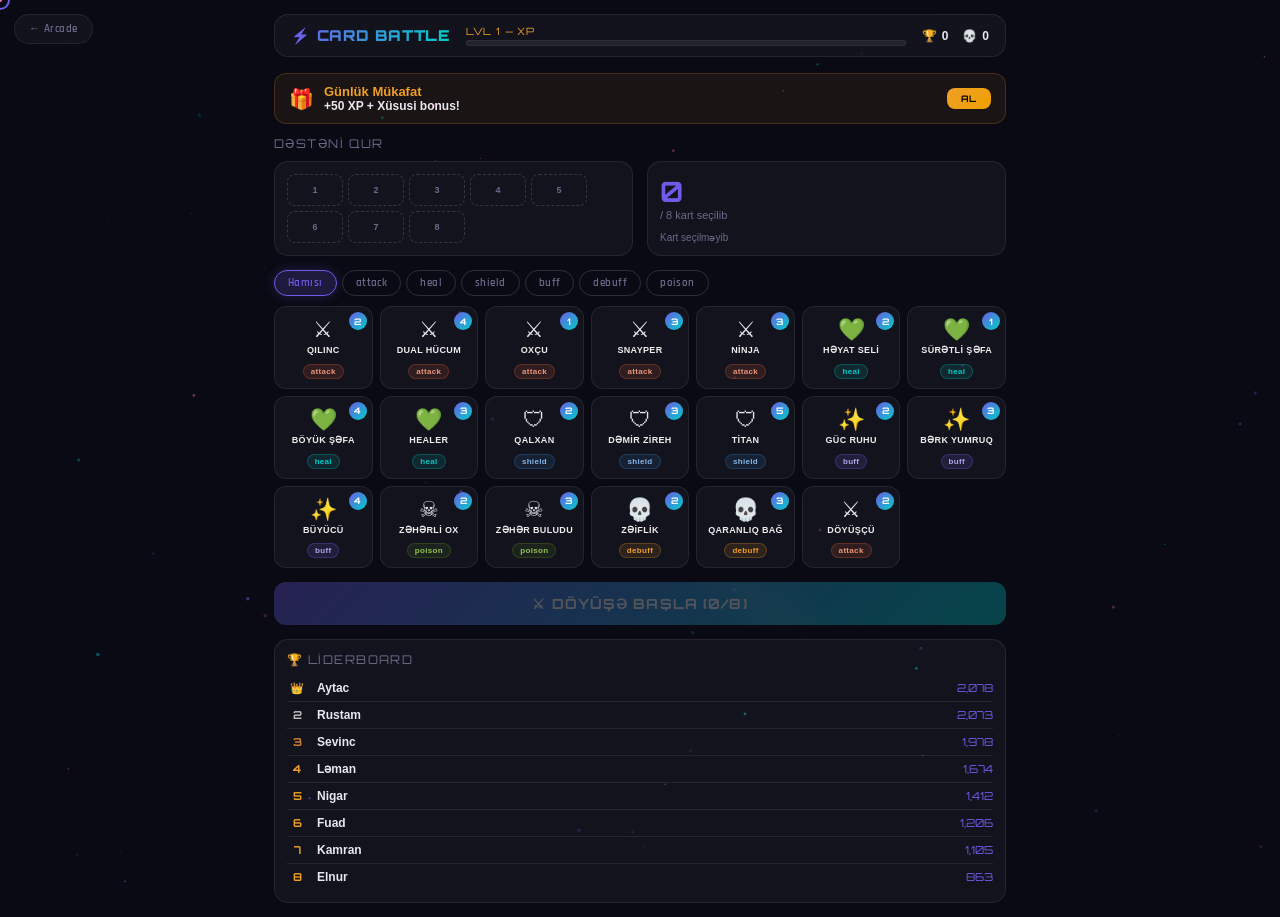
<file: games/card-battle/index.html>
<!DOCTYPE html>
<html lang="az">
<head>
<meta charset="UTF-8">
<meta name="viewport" content="width=device-width, initial-scale=1.0, maximum-scale=1.0">
<title>Card Battle — Premium</title>
<link href="https://fonts.googleapis.com/css2?family=Orbitron:wght@400;600;700;900&family=Rajdhani:wght@400;500;600;700&display=swap" rel="stylesheet">
<style>
  :root {
    --primary: #6C5CE7;
    --secondary: #00CEC9;
    --accent: #FD79A8;
    --gold: #EF9F27;
    --bg: #0a0a14;
    --bg2: #0f0f1e;
    --bg3: #141428;
    --surface: rgba(255,255,255,0.04);
    --surface2: rgba(255,255,255,0.07);
    --border: rgba(255,255,255,0.08);
    --border2: rgba(255,255,255,0.15);
    --text: #e8e8f0;
    --muted: #6a6a8a;
    --success: #00CEC9;
    --danger: #FD79A8;
  }
  * { box-sizing: border-box; margin: 0; padding: 0; }
  html { cursor: none; }
  body {
    font-family: 'Arial', sans-serif;
    background: var(--bg);
    color: var(--text);
    min-height: 100vh;
    overflow-x: hidden;
    position: relative;
  }

  /* Custom cursor */
  #cursor {
    width: 20px; height: 20px;
    border: 2px solid var(--primary);
    border-radius: 50%;
    position: fixed;
    pointer-events: none;
    z-index: 9999;
    transition: transform .15s, border-color .15s;
    transform: translate(-50%, -50%);
  }
  #cursor.click { transform: translate(-50%,-50%) scale(1.6); border-color: var(--accent); }
  #cursor-dot {
    width: 4px; height: 4px;
    background: var(--accent);
    border-radius: 50%;
    position: fixed;
    pointer-events: none;
    z-index: 9999;
    transform: translate(-50%, -50%);
  }

  /* Background */
  #bg-canvas {
    position: fixed;
    top: 0; left: 0;
    width: 100%; height: 100%;
    pointer-events: none;
    z-index: 0;
  }

  #root {
    max-width: 760px;
    margin: 0 auto;
    padding: 14px;
    position: relative;
    z-index: 1;
  }

  .screen { display: none; }
  .screen.active { display: block; }

  .back-link {
    position: fixed;
    top: 14px;
    left: 14px;
    z-index: 50;
    display: flex;
    align-items: center;
    gap: 6px;
    padding: 7px 14px;
    font-size: 11px;
    font-family: 'Rajdhani', sans-serif;
    font-weight: 600;
    letter-spacing: .04em;
    color: var(--muted);
    text-decoration: none;
    background: var(--surface);
    border: 1px solid var(--border);
    border-radius: 20px;
    backdrop-filter: blur(12px);
    transition: all .15s;
  }
  .back-link:hover { color: var(--text); border-color: var(--border2); }

  /* TOP BAR */
  .top-bar {
    display: flex;
    align-items: center;
    justify-content: space-between;
    margin-bottom: 16px;
    padding: 10px 16px;
    background: var(--surface);
    border: 1px solid var(--border);
    border-radius: 14px;
    backdrop-filter: blur(12px);
  }
  .game-logo {
    font-family: 'Orbitron', sans-serif;
    font-size: 15px;
    font-weight: 900;
    background: linear-gradient(90deg, var(--primary), var(--secondary));
    -webkit-background-clip: text;
    -webkit-text-fill-color: transparent;
    letter-spacing: .05em;
  }
  .xp-bar-wrap {
    flex: 1;
    margin: 0 16px;
  }
  .xp-label {
    font-size: 10px;
    color: var(--gold);
    font-family: 'Orbitron', sans-serif;
    letter-spacing: .08em;
    margin-bottom: 3px;
  }
  .xp-track {
    height: 6px;
    background: rgba(255,255,255,0.07);
    border-radius: 4px;
    overflow: hidden;
    border: 1px solid rgba(255,255,255,0.05);
  }
  .xp-fill {
    height: 100%;
    background: linear-gradient(90deg, var(--gold), var(--accent));
    border-radius: 4px;
    transition: width .6s cubic-bezier(.4,0,.2,1);
  }
  .top-stats {
    display: flex;
    gap: 14px;
    align-items: center;
  }
  .stat-chip {
    display: flex;
    align-items: center;
    gap: 5px;
    font-size: 12px;
    font-weight: 600;
    color: var(--muted);
  }
  .stat-chip span { color: var(--text); }

  /* DECK BUILDER */
  .section-title {
    font-family: 'Orbitron', sans-serif;
    font-size: 12px;
    letter-spacing: .12em;
    color: var(--muted);
    margin-bottom: 10px;
    text-transform: uppercase;
  }
  .deck-grid {
    display: grid;
    grid-template-columns: 1fr 1fr;
    gap: 14px;
    margin-bottom: 14px;
  }

  .deck-slots {
    display: flex;
    gap: 5px;
    flex-wrap: wrap;
    padding: 12px;
    background: var(--surface);
    border: 1px solid var(--border);
    border-radius: 14px;
    min-height: 54px;
  }
  .slot {
    width: 56px; height: 32px;
    border-radius: 8px;
    border: 1px dashed var(--border2);
    display: flex; align-items: center; justify-content: center;
    font-size: 9px; color: var(--muted);
    cursor: pointer;
    transition: all .2s;
    text-align: center;
    padding: 2px 4px;
    line-height: 1.2;
    font-weight: 600;
  }
  .slot.filled {
    border-style: solid;
    font-size: 8px;
    font-weight: 700;
    animation: slotPop .3s cubic-bezier(.34,1.56,.64,1);
  }
  @keyframes slotPop {
    from { transform: scale(.6); opacity: .3; }
    to { transform: scale(1); opacity: 1; }
  }
  .slot.filled:hover { opacity: .5; transform: scale(.92); }

  .deck-info {
    padding: 12px;
    background: var(--surface);
    border: 1px solid var(--border);
    border-radius: 14px;
    display: flex;
    flex-direction: column;
    justify-content: space-between;
    gap: 10px;
  }
  .deck-count-big {
    font-family: 'Orbitron', sans-serif;
    font-size: 28px;
    font-weight: 700;
    color: var(--primary);
  }
  .deck-count-label { font-size: 11px; color: var(--muted); }

  .filter-row {
    display: flex; gap: 5px; flex-wrap: wrap;
    margin-bottom: 10px;
  }
  .fbtn {
    padding: 5px 13px;
    font-size: 11px;
    font-family: 'Rajdhani', sans-serif;
    font-weight: 600;
    border: 1px solid var(--border2);
    border-radius: 20px;
    background: transparent;
    color: var(--muted);
    cursor: pointer;
    transition: all .15s;
    letter-spacing: .04em;
  }
  .fbtn:hover { color: var(--text); border-color: rgba(255,255,255,.3); }
  .fbtn.active {
    background: rgba(108,92,231,.2);
    color: var(--primary);
    border-color: var(--primary);
    box-shadow: 0 0 12px rgba(108,92,231,.25);
  }

  .all-cards {
    display: grid;
    grid-template-columns: repeat(auto-fill, minmax(96px,1fr));
    gap: 7px;
    margin-bottom: 14px;
  }
  .pcard {
    background: var(--surface);
    border: 1px solid var(--border);
    border-radius: 12px;
    padding: 10px 8px 9px;
    cursor: pointer;
    position: relative;
    text-align: center;
    transition: transform .15s cubic-bezier(.34,1.56,.64,1), border-color .15s, box-shadow .15s;
  }
  .pcard:hover { transform: translateY(-4px) scale(1.04); border-color: var(--primary); box-shadow: 0 0 20px rgba(108,92,231,.35); }
  .pcard.selected { border: 1.5px solid var(--primary); background: rgba(108,92,231,.12); box-shadow: 0 0 16px rgba(108,92,231,.3); }
  .pcard.dimmed { opacity: .28; cursor: default; }
  .pcard.dimmed:hover { transform: none; box-shadow: none; }
  .pcard-cost {
    position: absolute; top: 5px; right: 5px;
    width: 18px; height: 18px;
    border-radius: 50%;
    background: linear-gradient(135deg, var(--primary), var(--secondary));
    color: #fff;
    font-size: 9px; font-weight: 700;
    display: flex; align-items: center; justify-content: center;
    font-family: 'Orbitron', sans-serif;
  }
  .pcard-icon { font-size: 22px; margin: 2px 0 4px; line-height: 1; }
  .pcard-name { font-size: 9px; font-weight: 700; color: #eee; margin-bottom: 4px; line-height: 1.2; text-transform: uppercase; letter-spacing: .04em; }
  .pcard-type { font-size: 8px; padding: 2px 7px; border-radius: 8px; display: inline-block; font-weight: 600; letter-spacing: .04em; }

  .t-attack  { background: rgba(216,90,48,.15); color: #f0997b; border: 1px solid rgba(216,90,48,.3); }
  .t-heal    { background: rgba(0,206,201,.12); color: #00CEC9; border: 1px solid rgba(0,206,201,.25); }
  .t-shield  { background: rgba(55,138,221,.12); color: #85b7eb; border: 1px solid rgba(55,138,221,.25); }
  .t-buff    { background: rgba(108,92,231,.15); color: #afa9ec; border: 1px solid rgba(108,92,231,.3); }
  .t-debuff  { background: rgba(239,159,39,.12); color: #ef9f27; border: 1px solid rgba(239,159,39,.25); }
  .t-poison  { background: rgba(99,153,34,.12); color: #97c459; border: 1px solid rgba(99,153,34,.25); }

  .start-btn {
    width: 100%;
    padding: 13px;
    font-size: 14px;
    font-weight: 700;
    font-family: 'Orbitron', sans-serif;
    letter-spacing: .08em;
    background: linear-gradient(135deg, var(--primary), var(--secondary));
    color: #fff;
    border: none;
    border-radius: 12px;
    cursor: pointer;
    transition: all .2s;
    position: relative;
    overflow: hidden;
  }
  .start-btn::after {
    content: '';
    position: absolute;
    top: -50%; left: -50%;
    width: 200%; height: 200%;
    background: linear-gradient(transparent, rgba(255,255,255,.08), transparent);
    transform: rotate(45deg) translateY(-100%);
    transition: transform .4s;
  }
  .start-btn:hover::after { transform: rotate(45deg) translateY(60%); }
  .start-btn:hover { box-shadow: 0 0 30px rgba(108,92,231,.5); transform: translateY(-1px); }
  .start-btn:disabled { opacity: .3; cursor: not-allowed; transform: none; }

  /* BATTLE HUD */
  .hud {
    display: grid;
    grid-template-columns: 1fr auto 1fr;
    align-items: center;
    gap: 10px;
    margin-bottom: 10px;
    padding: 12px 14px;
    background: var(--surface);
    border: 1px solid var(--border);
    border-radius: 14px;
    backdrop-filter: blur(8px);
  }
  .hp-block { display: flex; flex-direction: column; gap: 4px; }
  .hp-label {
    font-size: 9px;
    font-family: 'Orbitron', sans-serif;
    color: var(--muted);
    letter-spacing: .12em;
  }
  .hp-bar-bg {
    height: 8px;
    border-radius: 4px;
    background: rgba(255,255,255,.06);
    overflow: hidden;
    position: relative;
  }
  .hp-bar {
    height: 100%;
    border-radius: 4px;
    transition: width .5s cubic-bezier(.4,0,.2,1);
    position: relative;
  }
  .hp-bar::after {
    content: '';
    position: absolute;
    top: 0; left: 0; right: 0; bottom: 0;
    background: linear-gradient(90deg, transparent, rgba(255,255,255,.25), transparent);
    animation: shimmer 2s infinite;
  }
  @keyframes shimmer {
    0% { transform: translateX(-100%); }
    100% { transform: translateX(100%); }
  }
  .hp-val {
    font-family: 'Orbitron', sans-serif;
    font-size: 20px;
    font-weight: 700;
  }
  .hp-name { font-size: 10px; font-weight: 600; color: var(--muted); }
  .vs-badge {
    font-family: 'Orbitron', sans-serif;
    font-size: 10px;
    color: var(--muted);
    text-align: center;
    padding: 8px 12px;
    border: 1px solid var(--border);
    border-radius: 12px;
    background: var(--surface2);
    letter-spacing: .08em;
    white-space: nowrap;
  }

  /* ENERGY */
  .energy-row {
    display: flex;
    align-items: center;
    gap: 10px;
    padding: 8px 14px;
    background: var(--surface);
    border: 1px solid var(--border);
    border-radius: 12px;
    margin-bottom: 8px;
  }
  .energy-label { font-size: 10px; font-family: 'Orbitron', sans-serif; color: var(--gold); letter-spacing: .1em; min-width: 54px; }
  .pips { display: flex; gap: 3px; flex: 1; }
  .pip {
    flex: 1;
    height: 7px;
    border-radius: 3px;
    background: rgba(255,255,255,.07);
    transition: all .25s;
  }
  .pip.on {
    background: linear-gradient(90deg, var(--gold), #ffd000);
    box-shadow: 0 0 6px rgba(239,159,39,.5);
  }
  .turn-txt { font-size: 11px; color: var(--muted); font-family: 'Orbitron', sans-serif; letter-spacing: .06em; }

  /* HAND */
  .hand-lbl {
    font-size: 9px;
    font-family: 'Orbitron', sans-serif;
    color: var(--muted);
    letter-spacing: .12em;
    margin-bottom: 7px;
  }
  .hand {
    display: flex;
    gap: 8px;
    flex-wrap: wrap;
    min-height: 120px;
    margin-bottom: 8px;
  }

  /* GAME CARDS */
  .gcard {
    width: 98px;
    background: var(--surface);
    border: 1px solid var(--border2);
    border-radius: 12px;
    padding: 9px 8px;
    cursor: pointer;
    display: flex;
    flex-direction: column;
    gap: 2px;
    position: relative;
    transition: transform .2s cubic-bezier(.34,1.56,.64,1), border-color .15s, box-shadow .15s;
    backdrop-filter: blur(4px);
  }
  .gcard::before {
    content: '';
    position: absolute;
    inset: 0;
    border-radius: 12px;
    background: linear-gradient(135deg, rgba(255,255,255,.06), transparent);
    pointer-events: none;
  }
  .gcard:hover:not(.cant) {
    transform: translateY(-10px) scale(1.07) rotateZ(1deg);
    border-color: var(--primary);
    box-shadow: 0 12px 36px rgba(108,92,231,.4), 0 0 0 1px rgba(108,92,231,.3);
  }
  .gcard.cant { opacity: .3; cursor: not-allowed; }
  .gcard.cant:hover { transform: none; box-shadow: none; }
  .gcard.play-anim { animation: cardPlay .4s cubic-bezier(.4,0,.2,1) forwards; }
  @keyframes cardPlay {
    0%   { transform: translateY(0) scale(1) rotateZ(0); opacity: 1; }
    30%  { transform: translateY(-24px) scale(1.15) rotateZ(3deg); opacity: 1; }
    100% { transform: translateY(80px) scale(.5) rotateZ(-5deg); opacity: 0; }
  }
  .gcard-cost {
    position: absolute; top: 6px; right: 6px;
    width: 18px; height: 18px;
    border-radius: 50%;
    background: linear-gradient(135deg, var(--primary), var(--secondary));
    color: #fff;
    font-size: 8px; font-weight: 700;
    display: flex; align-items: center; justify-content: center;
    font-family: 'Orbitron', sans-serif;
    box-shadow: 0 2px 8px rgba(108,92,231,.4);
  }
  .gcard-icon { font-size: 20px; text-align: center; line-height: 1; margin-bottom: 2px; }
  .gcard-name { font-size: 9px; font-weight: 700; color: #eee; line-height: 1.2; text-transform: uppercase; letter-spacing: .04em; }
  .gcard-stat {
    font-size: 9px; color: var(--muted);
    display: flex; justify-content: space-between;
  }
  .gcard-stat span:last-child { color: #ddd; font-weight: 700; }

  /* STATUS ROWS */
  .status-panel {
    display: grid;
    grid-template-columns: 1fr 1fr;
    gap: 7px;
    margin-bottom: 8px;
  }
  .ai-row, .played-row {
    padding: 8px 12px;
    background: var(--surface);
    border: 1px solid var(--border);
    border-radius: 10px;
    font-size: 11px;
    min-height: 36px;
    display: flex;
    align-items: center;
    gap: 5px;
    flex-wrap: wrap;
    font-weight: 600;
    color: var(--muted);
  }
  .played-row { border-color: rgba(0,206,201,.15); }
  .played-row .plbl { font-size: 9px; color: var(--muted); font-family: 'Orbitron', sans-serif; letter-spacing: .06em; }
  .played-tag {
    background: rgba(0,206,201,.1);
    border: 1px solid rgba(0,206,201,.2);
    color: var(--secondary);
    border-radius: 5px;
    padding: 1px 7px;
    font-size: 10px;
    font-weight: 700;
  }

  .log-box {
    padding: 10px 14px;
    background: var(--surface);
    border: 1px solid var(--border);
    border-radius: 10px;
    font-size: 13px;
    font-weight: 500;
    color: var(--text);
    line-height: 1.5;
    margin-bottom: 8px;
    min-height: 40px;
  }
  .log-box .hit  { color: var(--accent); font-weight: 700; }
  .log-box .heal-t { color: var(--success); font-weight: 700; }

  .btn-row { display: flex; gap: 7px; flex-wrap: wrap; }
  .gbtn {
    padding: 8px 16px;
    font-size: 12px;
    font-weight: 700;
    font-family: 'Rajdhani', sans-serif;
    letter-spacing: .05em;
    border: 1px solid var(--border2);
    background: var(--surface);
    color: var(--text);
    border-radius: 10px;
    cursor: pointer;
    transition: all .15s;
  }
  .gbtn:hover { background: var(--surface2); border-color: rgba(255,255,255,.25); transform: translateY(-1px); }
  .gbtn.end-btn {
    background: rgba(253,121,168,.1);
    border-color: rgba(253,121,168,.3);
    color: var(--accent);
  }
  .gbtn.end-btn:hover { background: rgba(253,121,168,.2); box-shadow: 0 0 16px rgba(253,121,168,.2); }

  /* DAMAGE POP */
  .dmg-pop {
    position: absolute;
    font-family: 'Orbitron', sans-serif;
    font-size: 18px;
    font-weight: 700;
    pointer-events: none;
    animation: popUp .8s cubic-bezier(.4,0,.2,1) forwards;
    z-index: 50;
    white-space: nowrap;
    text-shadow: 0 0 12px currentColor;
  }
  @keyframes popUp {
    0%   { transform: translateY(0) scale(.7); opacity: 1; }
    20%  { transform: translateY(-10px) scale(1.1); opacity: 1; }
    100% { transform: translateY(-50px) scale(.8); opacity: 0; }
  }

  /* LEADERBOARD */
  .leaderboard {
    padding: 12px;
    background: var(--surface);
    border: 1px solid var(--border);
    border-radius: 14px;
    margin-top: 14px;
  }
  .lb-row {
    display: flex;
    align-items: center;
    gap: 10px;
    padding: 6px 0;
    border-bottom: 1px solid var(--border);
    font-size: 12px;
  }
  .lb-row:last-child { border-bottom: none; }
  .lb-rank {
    font-family: 'Orbitron', sans-serif;
    font-size: 11px;
    font-weight: 700;
    color: var(--gold);
    min-width: 20px;
    text-align: center;
  }
  .lb-rank.top1 { color: #ffd700; }
  .lb-rank.top2 { color: #c0c0c0; }
  .lb-rank.top3 { color: #cd7f32; }
  .lb-name { flex: 1; font-weight: 600; }
  .lb-score { font-family: 'Orbitron', sans-serif; font-size: 11px; color: var(--primary); }
  .lb-you { color: var(--secondary) !important; }

  /* DAILY REWARD */
  .daily-reward {
    display: flex;
    align-items: center;
    gap: 10px;
    padding: 10px 14px;
    background: rgba(239,159,39,.07);
    border: 1px solid rgba(239,159,39,.2);
    border-radius: 12px;
    margin-bottom: 12px;
    font-size: 12px;
    font-weight: 600;
  }
  .daily-icon { font-size: 20px; }
  .daily-text { flex: 1; }
  .daily-text strong { color: var(--gold); display: block; font-size: 13px; }
  .daily-btn {
    padding: 5px 14px;
    background: linear-gradient(135deg, var(--gold), #f0a000);
    color: #000;
    border: none;
    border-radius: 8px;
    cursor: pointer;
    font-family: 'Orbitron', sans-serif;
    font-size: 9px;
    font-weight: 700;
    letter-spacing: .06em;
    transition: all .15s;
  }
  .daily-btn:hover { transform: scale(1.05); box-shadow: 0 0 14px rgba(239,159,39,.4); }
  .daily-btn:disabled { opacity: .4; cursor: default; transform: none; }

  /* RESULT SCREEN */
  .result-screen {
    text-align: center;
    padding: 40px 16px;
    position: relative;
  }
  .result-title {
    font-family: 'Orbitron', sans-serif;
    font-size: 32px;
    font-weight: 900;
    margin-bottom: 6px;
    letter-spacing: .04em;
  }
  .result-title.win  { background: linear-gradient(90deg, var(--secondary), var(--primary)); -webkit-background-clip: text; -webkit-text-fill-color: transparent; }
  .result-title.lose { background: linear-gradient(90deg, var(--accent), #ff4444); -webkit-background-clip: text; -webkit-text-fill-color: transparent; }
  .result-sub { font-size: 14px; color: var(--muted); margin-bottom: 28px; font-weight: 500; }
  .result-stats {
    display: flex;
    justify-content: center;
    gap: 12px;
    margin-bottom: 28px;
    flex-wrap: wrap;
  }
  .rstat {
    background: var(--surface2);
    border: 1px solid var(--border);
    border-radius: 14px;
    padding: 16px 24px;
    min-width: 90px;
    backdrop-filter: blur(8px);
  }
  .rstat-val { font-family: 'Orbitron', sans-serif; font-size: 28px; font-weight: 700; color: var(--primary); }
  .rstat-lbl { font-size: 11px; color: var(--muted); margin-top: 4px; font-weight: 600; letter-spacing: .04em; }
  .result-btns { display: flex; gap: 12px; justify-content: center; flex-wrap: wrap; }
  .confetti-wrap { position: absolute; top: 0; left: 0; right: 0; height: 200px; overflow: hidden; pointer-events: none; }
  .conf { position: absolute; width: 8px; height: 8px; border-radius: 2px; animation: confettiFall linear forwards; }
  @keyframes confettiFall {
    0%   { transform: translateY(-20px) rotateZ(0deg); opacity: 1; }
    100% { transform: translateY(220px) rotateZ(720deg); opacity: 0; }
  }

  /* STATUS BADGES */
  .status-badges {
    display: flex;
    gap: 5px;
    flex-wrap: wrap;
    margin-bottom: 8px;
  }
  .badge {
    padding: 3px 9px;
    border-radius: 8px;
    font-size: 10px;
    font-weight: 700;
    font-family: 'Rajdhani', sans-serif;
    letter-spacing: .04em;
  }
  .badge-poison { background: rgba(99,153,34,.15); border: 1px solid rgba(99,153,34,.3); color: #97c459; }
  .badge-buff   { background: rgba(108,92,231,.15); border: 1px solid rgba(108,92,231,.3); color: #afa9ec; }
  .badge-debuff { background: rgba(239,159,39,.12); border: 1px solid rgba(239,159,39,.25); color: #ef9f27; }

  /* OPPONENT THINKING */
  .thinking-dots span {
    display: inline-block;
    width: 5px; height: 5px;
    background: var(--primary);
    border-radius: 50%;
    margin: 0 2px;
    animation: dotBounce .8s infinite;
  }
  .thinking-dots span:nth-child(2) { animation-delay: .15s; }
  .thinking-dots span:nth-child(3) { animation-delay: .3s; }
  @keyframes dotBounce {
    0%, 80%, 100% { transform: scale(.6); opacity: .4; }
    40% { transform: scale(1); opacity: 1; }
  }

  /* Score counter anim */
  @keyframes countUp { from { transform: scale(1.3); color: var(--gold); } to { transform: scale(1); } }
  .score-anim { animation: countUp .4s ease; }

  /* mobile */
  @media (max-width: 500px) {
    .deck-grid { grid-template-columns: 1fr; }
    .gcard { width: 88px; }
    .status-panel { grid-template-columns: 1fr; }
    .all-cards { grid-template-columns: repeat(auto-fill, minmax(84px,1fr)); }
  }
</style>
</head>
<body>

<a class="back-link" href="../../">← Arcade</a>
<canvas id="bg-canvas"></canvas>
<div id="cursor"></div>
<div id="cursor-dot"></div>

<div id="root">

  <!-- TOP BAR -->
  <div class="top-bar">
    <div class="game-logo">⚡ CARD BATTLE</div>
    <div class="xp-bar-wrap">
      <div class="xp-label">LVL <span id="lvlNum">1</span> — XP</div>
      <div class="xp-track"><div class="xp-fill" id="xpFill" style="width:0%"></div></div>
    </div>
    <div class="top-stats">
      <div class="stat-chip">🏆 <span id="winsCount">0</span></div>
      <div class="stat-chip">💀 <span id="lossCount">0</span></div>
    </div>
  </div>

  <!-- DECK BUILDER SCREEN -->
  <div class="screen active" id="deckScreen">

    <!-- DAILY REWARD -->
    <div class="daily-reward" id="dailyReward">
      <div class="daily-icon">🎁</div>
      <div class="daily-text">
        <strong>Günlük Mükafat</strong>
        +50 XP + Xüsusi bonus!
      </div>
      <button class="daily-btn" id="claimBtn" onclick="claimDaily()">AL</button>
    </div>

    <div class="section-title">Dəstəni Qur</div>
    <div class="deck-grid">
      <div class="deck-slots" id="deckSlots"></div>
      <div class="deck-info">
        <div>
          <div class="deck-count-big" id="deckCountBig">0</div>
          <div class="deck-count-label">/ 8 kart seçilib</div>
        </div>
        <div id="deckTypeBreakdown" style="font-size:10px;color:var(--muted);"></div>
      </div>
    </div>

    <div class="filter-row" id="filterRow"></div>
    <div class="all-cards" id="allCards"></div>

    <button class="start-btn" id="startBtn" disabled onclick="startBattle()">
      DÖYÜŞƏ BAŞLA
    </button>

    <!-- LEADERBOARD -->
    <div class="leaderboard">
      <div class="section-title" style="margin-bottom:8px">🏆 Liderboard</div>
      <div id="lbList"></div>
    </div>
  </div>

  <!-- BATTLE SCREEN -->
  <div class="screen" id="battleScreen">
    <div class="hud">
      <div class="hp-block">
        <div class="hp-label">SƏN</div>
        <div class="hp-bar-bg">
          <div class="hp-bar" id="pBar" style="background:linear-gradient(90deg,#00CEC9,#00b89c);width:100%"></div>
        </div>
        <div style="display:flex;gap:6px;align-items:baseline">
          <div class="hp-val" id="pHP">100</div>
          <div class="hp-name">HP</div>
        </div>
      </div>
      <div class="vs-badge" id="turnBadge">TUR<br>1</div>
      <div class="hp-block" style="text-align:right">
        <div class="hp-label" style="text-align:right">AI</div>
        <div class="hp-bar-bg">
          <div class="hp-bar" id="aBar" style="background:linear-gradient(90deg,#FD79A8,#e0456e);width:100%"></div>
        </div>
        <div style="display:flex;gap:6px;align-items:baseline;justify-content:flex-end">
          <div class="hp-val" id="aHP">100</div>
          <div class="hp-name">HP</div>
        </div>
      </div>
    </div>

    <div class="status-badges" id="statusBadges"></div>

    <div class="energy-row">
      <div class="energy-label">ENERJİ</div>
      <div class="pips" id="pips"></div>
      <div class="turn-txt" id="turnTxt">T1</div>
    </div>

    <div class="hand-lbl">ƏLİNDƏKİ KARTLAR <span style="color:var(--primary)">(MAX 4)</span></div>
    <div class="hand" id="hand"></div>

    <div class="status-panel">
      <div class="played-row" id="playedRow">
        <span class="plbl">BU TUR:</span>
        <span id="playedList" style="color:var(--muted)">kart yoxdur</span>
      </div>
      <div class="ai-row" id="aiRow">AI gözləyir...</div>
    </div>

    <div class="log-box" id="logBox">Kart seçin!</div>

    <div class="btn-row">
      <button class="gbtn end-btn" onclick="endTurn()">⚡ TURU BİTİR</button>
      <button class="gbtn" onclick="skipTurnForEnergy()">+4 Enerji (keç)</button>
      <button class="gbtn" onclick="goToDeck()">↩ Deck</button>
    </div>
  </div>

  <!-- RESULT SCREEN -->
  <div class="screen" id="resultScreen">
    <div class="result-screen">
      <div class="confetti-wrap" id="confettiWrap"></div>
      <div class="result-title" id="resultTitle">Qazandın!</div>
      <div class="result-sub" id="resultSub"></div>
      <div class="result-stats">
        <div class="rstat">
          <div class="rstat-val" id="rHP">-</div>
          <div class="rstat-lbl">Qalan HP</div>
        </div>
        <div class="rstat">
          <div class="rstat-val" id="rTurns">-</div>
          <div class="rstat-lbl">Tur sayı</div>
        </div>
        <div class="rstat">
          <div class="rstat-val" id="rXP">-</div>
          <div class="rstat-lbl">XP qazanıldı</div>
        </div>
      </div>
      <div class="result-btns">
        <button class="gbtn end-btn" onclick="startBattle()">🔄 Yenidən oyna</button>
        <button class="gbtn" onclick="goToDeck()">↩ Deck dəyiş</button>
      </div>
    </div>
  </div>

</div>

<script>
/* ── CURSOR ── */
const cur = document.getElementById('cursor');
const curDot = document.getElementById('cursor-dot');
let mx=0,my=0;
document.addEventListener('mousemove', e=>{
  mx=e.clientX; my=e.clientY;
  curDot.style.left=mx+'px'; curDot.style.top=my+'px';
  cur.style.left=mx+'px'; cur.style.top=my+'px';
});
document.addEventListener('mousedown',()=>cur.classList.add('click'));
document.addEventListener('mouseup',()=>cur.classList.remove('click'));

/* ── BACKGROUND PARTICLES ── */
const bgCanvas = document.getElementById('bg-canvas');
const bctx = bgCanvas.getContext('2d');
let bW, bH, particles=[];

function resizeBg(){
  bW = bgCanvas.width = window.innerWidth;
  bH = bgCanvas.height = window.innerHeight;
}
resizeBg();
window.addEventListener('resize', resizeBg);

const COLORS = ['rgba(108,92,231,','rgba(0,206,201,','rgba(253,121,168,'];
for(let i=0;i<60;i++){
  particles.push({
    x: Math.random()*window.innerWidth,
    y: Math.random()*window.innerHeight,
    r: Math.random()*1.5+.3,
    dx: (Math.random()-.5)*.3,
    dy: (Math.random()-.5)*.3,
    c: COLORS[Math.floor(Math.random()*COLORS.length)],
    a: Math.random()*.4+.1
  });
}

function animBg(){
  bctx.clearRect(0,0,bW,bH);
  particles.forEach(p=>{
    p.x+=p.dx; p.y+=p.dy;
    if(p.x<0||p.x>bW) p.dx*=-1;
    if(p.y<0||p.y>bH) p.dy*=-1;
    bctx.beginPath();
    bctx.arc(p.x,p.y,p.r,0,Math.PI*2);
    bctx.fillStyle=p.c+p.a+')';
    bctx.fill();
  });
  requestAnimationFrame(animBg);
}
animBg();

/* ── PERSISTENCE ── */
function loadSave(){
  try{return JSON.parse(localStorage.getItem('cbSave'))||{};}catch{return {};}
}
function writeSave(d){ try{localStorage.setItem('cbSave',JSON.stringify(d));}catch{} }

let save = loadSave();
let playerXP   = save.xp    || 0;
let playerLevel= save.level || 1;
let playerWins = save.wins  || 0;
let playerLoss = save.losses|| 0;
let dailyClaimed = save.daily === getTodayStr();
let leaderboard = save.lb || generateFakeLeaders();

function getTodayStr(){
  const d=new Date();
  return `${d.getFullYear()}-${d.getMonth()}-${d.getDate()}`;
}

function generateFakeLeaders(){
  const names=['Rustam','Aytac','Elnur','Nigar','Fuad','Sevinc','Kamran','Ləman'];
  return names.map(n=>({name:n, score:Math.floor(Math.random()*2000)+200}))
    .sort((a,b)=>b.score-a.score);
}

function persistSave(){
  writeSave({
    xp:playerXP,level:playerLevel,wins:playerWins,losses:playerLoss,
    daily:dailyClaimed?getTodayStr():'',
    lb:leaderboard
  });
}

function addXP(amount){
  playerXP += amount;
  const needed = playerLevel * 100;
  if(playerXP >= needed){ playerXP -= needed; playerLevel++; }
  updateTopBar();
  persistSave();
}

function updateTopBar(){
  document.getElementById('lvlNum').textContent = playerLevel;
  document.getElementById('winsCount').textContent = playerWins;
  document.getElementById('lossCount').textContent = playerLoss;
  const needed = playerLevel*100;
  document.getElementById('xpFill').style.width = Math.min(100,(playerXP/needed)*100)+'%';
}

function claimDaily(){
  if(dailyClaimed) return;
  dailyClaimed = true;
  addXP(50);
  const btn = document.getElementById('claimBtn');
  btn.textContent = '✓';
  btn.disabled = true;
  persistSave();
}

function renderLeaderboard(){
  // Insert player into lb
  const playerScore = playerWins * 100 + playerXP;
  let lb = [...leaderboard];
  const mIdx = lb.findIndex(x=>x.name==='Sən');
  if(mIdx>=0) lb[mIdx].score=playerScore; else lb.push({name:'Sən',score:playerScore,isYou:true});
  lb.sort((a,b)=>b.score-a.score);
  lb = lb.slice(0,8);

  const el = document.getElementById('lbList');
  el.innerHTML = '';
  lb.forEach((r,i)=>{
    const div = document.createElement('div');
    div.className = 'lb-row';
    const rankClass = i===0?'top1':i===1?'top2':i===2?'top3':'';
    div.innerHTML = `
      <div class="lb-rank ${rankClass}">${i===0?'👑':i+1}</div>
      <div class="lb-name${r.isYou?' lb-you':''}">${r.name}${r.isYou?' (Sən)':''}</div>
      <div class="lb-score">${r.score.toLocaleString()}</div>
    `;
    el.appendChild(div);
  });
}

/* ── DATA ── */
const ICONS = {attack:"⚔",heal:"💚",shield:"🛡",buff:"✨",debuff:"💀",poison:"☠"};
const TYPE_CLS = {attack:"t-attack",heal:"t-heal",shield:"t-shield",buff:"t-buff",debuff:"t-debuff",poison:"t-poison"};

const ALL_CARDS = [
  {id:0, name:"Qılınc",       type:"attack", cost:2, atk:18, shd:0,  heal:0,  crit:.20, poison:0,  buffNext:0,   debuff:0},
  {id:1, name:"Dual Hücum",   type:"attack", cost:4, atk:30, shd:0,  heal:0,  crit:.25, poison:0,  buffNext:0,   debuff:0},
  {id:2, name:"Oxçu",         type:"attack", cost:1, atk:10, shd:0,  heal:0,  crit:.15, poison:0,  buffNext:0,   debuff:0},
  {id:3, name:"Snayper",      type:"attack", cost:3, atk:22, shd:0,  heal:0,  crit:.35, poison:0,  buffNext:0,   debuff:0},
  {id:4, name:"Ninja",        type:"attack", cost:3, atk:25, shd:0,  heal:0,  crit:.40, poison:0,  buffNext:0,   debuff:0},
  {id:5, name:"Həyat Seli",   type:"heal",   cost:2, atk:0,  shd:0,  heal:20, crit:0,   poison:0,  buffNext:0,   debuff:0},
  {id:6, name:"Sürətli Şəfa", type:"heal",   cost:1, atk:0,  shd:0,  heal:12, crit:0,   poison:0,  buffNext:0,   debuff:0},
  {id:7, name:"Böyük Şəfa",   type:"heal",   cost:4, atk:0,  shd:0,  heal:35, crit:0,   poison:0,  buffNext:0,   debuff:0},
  {id:8, name:"Healer",       type:"heal",   cost:3, atk:5,  shd:5,  heal:18, crit:.10, poison:0,  buffNext:0,   debuff:0},
  {id:9, name:"Qalxan",       type:"shield", cost:2, atk:5,  shd:18, heal:0,  crit:.10, poison:0,  buffNext:0,   debuff:0},
  {id:10,name:"Dəmir Zireh",  type:"shield", cost:3, atk:0,  shd:28, heal:0,  crit:0,   poison:0,  buffNext:0,   debuff:0},
  {id:11,name:"Titan",        type:"shield", cost:5, atk:20, shd:35, heal:0,  crit:.15, poison:0,  buffNext:0,   debuff:0},
  {id:12,name:"Güc Ruhu",     type:"buff",   cost:2, atk:8,  shd:5,  heal:5,  crit:.10, poison:0,  buffNext:.30, debuff:0},
  {id:13,name:"Bərk Yumruq",  type:"buff",   cost:3, atk:15, shd:0,  heal:0,  crit:.10, poison:0,  buffNext:.50, debuff:0},
  {id:14,name:"Büyücü",       type:"buff",   cost:4, atk:12, shd:8,  heal:8,  crit:.15, poison:3,  buffNext:.20, debuff:.10},
  {id:15,name:"Zəhərli Ox",   type:"poison", cost:2, atk:8,  shd:0,  heal:0,  crit:.15, poison:6,  buffNext:0,   debuff:0},
  {id:16,name:"Zəhər Buludu", type:"poison", cost:3, atk:5,  shd:0,  heal:0,  crit:.10, poison:10, buffNext:0,   debuff:0},
  {id:17,name:"Zəiflik",      type:"debuff", cost:2, atk:5,  shd:0,  heal:0,  crit:.10, poison:0,  buffNext:0,   debuff:.25},
  {id:18,name:"Qaranlıq Bağ", type:"debuff", cost:3, atk:8,  shd:0,  heal:0,  crit:.10, poison:0,  buffNext:0,   debuff:.40},
  {id:19,name:"Döyüşçü",      type:"attack", cost:2, atk:14, shd:6,  heal:0,  crit:.20, poison:0,  buffNext:0,   debuff:0},
];

/* ── STATE ── */
let selectedDeck=[], activeFilter="all";
let pHP,aHP,energy,turn,playerDeck,hand,deckIdx;
let pPoison,aPoison,pPoisonDmg,aPoisonDmg;
let pDebuff,aDebuff,pBuffNext,aBuffNext;
let turnsPlayed,playedThisTurn=[],playerQueuedCards=[],turnsBlocked=false;
let aiDeck,aiHand,aiDeckIdx;

function shuffle(arr){const a=[...arr];for(let i=a.length-1;i>0;i--){const j=Math.floor(Math.random()*(i+1));[a[i],a[j]]=[a[j],a[i]];}return a;}

function show(id){
  document.querySelectorAll(".screen").forEach(s=>s.classList.remove("active"));
  document.getElementById(id).classList.add("active");
}

function goToDeck(){
  show("deckScreen");
  renderDeckBuilder();
}

function slotStyle(t){
  const m={attack:['rgba(216,90,48,.18)','#f0997b'],heal:['rgba(0,206,201,.12)','#00CEC9'],
    shield:['rgba(55,138,221,.12)','#85b7eb'],buff:['rgba(108,92,231,.15)','#afa9ec'],
    debuff:['rgba(239,159,39,.12)','#ef9f27'],poison:['rgba(99,153,34,.12)','#97c459']};
  return m[t]||['rgba(255,255,255,.04)','#555'];
}

/* ── DECK BUILDER ── */
function renderDeckBuilder(){
  renderSlots(); renderFilterBtns(); renderAllCardsPicker(); updateStartBtn();
  updateTopBar();
  renderLeaderboard();
  // Daily reward state
  const cb = document.getElementById('claimBtn');
  if(dailyClaimed){cb.textContent='✓';cb.disabled=true;}
  // Type breakdown
  const types={};
  selectedDeck.forEach(id=>{const c=ALL_CARDS.find(x=>x.id===id);types[c.type]=(types[c.type]||0)+1;});
  document.getElementById('deckTypeBreakdown').innerHTML =
    Object.entries(types).map(([t,n])=>`<span style="color:var(--muted)">${t}:</span> <b>${n}</b>`).join(' · ') || 'Kart seçilməyib';
}

function renderSlots(){
  const c=document.getElementById("deckSlots");c.innerHTML="";
  for(let i=0;i<8;i++){
    const d=document.createElement("div");d.className="slot";
    if(selectedDeck[i]!==undefined){
      d.classList.add("filled");
      const card=ALL_CARDS.find(x=>x.id===selectedDeck[i]);
      const [bg,col]=slotStyle(card.type);
      d.style.background=bg; d.style.borderColor=col; d.style.color=col;
      d.textContent=card.name; d.title=`${card.name} — çıxar`;
      d.onclick=()=>removeFromDeck(i);
    } else { d.textContent=i+1; }
    c.appendChild(d);
  }
  document.getElementById("deckCountBig").textContent=selectedDeck.length;
}

function renderFilterBtns(){
  const row=document.getElementById("filterRow");row.innerHTML="";
  ["all","attack","heal","shield","buff","debuff","poison"].forEach(f=>{
    const b=document.createElement("button");
    b.className="fbtn"+(activeFilter===f?" active":"");
    b.textContent=f==="all"?"Hamısı":f;
    b.onclick=()=>{activeFilter=f;renderAllCardsPicker();renderFilterBtns();};
    row.appendChild(b);
  });
}

function renderAllCardsPicker(){
  const c=document.getElementById("allCards");c.innerHTML="";
  const filtered=activeFilter==="all"?ALL_CARDS:ALL_CARDS.filter(x=>x.type===activeFilter);
  filtered.forEach(card=>{
    const sel=selectedDeck.includes(card.id);
    const full=selectedDeck.length>=8&&!sel;
    const d=document.createElement("div");
    d.className="pcard"+(sel?" selected":"")+(full?" dimmed":"");
    d.innerHTML=`
      <div class="pcard-cost">${card.cost}</div>
      <div class="pcard-icon">${ICONS[card.type]||"?"}</div>
      <div class="pcard-name">${card.name}</div>
      <div class="pcard-type ${TYPE_CLS[card.type]}">${card.type}</div>
    `;
    if(!full||sel){
      d.onclick=()=>{
        if(sel){removeFromDeckById(card.id);}
        else if(selectedDeck.length<8){selectedDeck.push(card.id);renderDeckBuilder();}
      };
    }
    c.appendChild(d);
  });
}

function removeFromDeck(i){selectedDeck.splice(i,1);renderDeckBuilder();}
function removeFromDeckById(id){const i=selectedDeck.indexOf(id);if(i>=0){selectedDeck.splice(i,1);renderDeckBuilder();}}

function updateStartBtn(){
  const n=selectedDeck.length;
  const b=document.getElementById("startBtn");
  b.disabled=n<8;
  b.textContent=n>=8?"⚔ DÖYÜŞƏ BAŞLA":`⚔ DÖYÜŞƏ BAŞLA (${n}/8)`;
}

/* ── BATTLE SETUP ── */
function startBattle(){
  pHP=100;aHP=100;energy=4;turn=1;turnsPlayed=0;
  pPoison=0;aPoison=0;pPoisonDmg=0;aPoisonDmg=0;
  pDebuff=0;aDebuff=0;pBuffNext=0;aBuffNext=0;
  playedThisTurn=[];playerQueuedCards=[];turnsBlocked=false;

  const deckCards=selectedDeck.map(id=>ALL_CARDS.find(c=>c.id===id));
  playerDeck=shuffle(deckCards);deckIdx=0;hand=[];

  const allShuffled=shuffle([...ALL_CARDS]);
  aiDeck=allShuffled.slice(0,8);aiDeckIdx=0;aiHand=[];

  drawCards();drawAiCards();
  show("battleScreen");
  renderBattle();
  document.getElementById("logBox").innerHTML="Kart seçin! Oynamaq üçün klikləyin.";
  document.getElementById("aiRow").innerHTML="AI gözləyir...";
}

function drawCards(){
  const toDraw=4-hand.length;
  for(let i=0;i<toDraw;i++){
    if(deckIdx>=playerDeck.length){playerDeck=shuffle(playerDeck);deckIdx=0;}
    hand.push({...playerDeck[deckIdx++]});
  }
}

function drawAiCards(){
  const toDraw=4-aiHand.length;
  for(let i=0;i<toDraw;i++){
    if(aiDeckIdx>=aiDeck.length){aiDeck=shuffle(aiDeck);aiDeckIdx=0;}
    aiHand.push({...aiDeck[aiDeckIdx++]});
  }
}

/* ── PLAY CARD ── */
function playCard(idx,el){
  const c=hand[idx];
  if(c.cost>energy){flashLog("⚡ Enerji kifayət deyil!");return;}
  if(pHP<=0||aHP<=0||turnsBlocked)return;
  el.classList.add("play-anim");
  turnsBlocked=true;
  setTimeout(()=>{
    energy-=c.cost;turnsPlayed++;
    playedThisTurn.push(c.name);playerQueuedCards.push(c);
    hand.splice(idx,1);turnsBlocked=false;
    document.getElementById("logBox").innerHTML=`<b>${c.name}</b> seçildi. Turu bitirərək tətbiq edin.`;
    checkEnd();renderBattle();renderPlayedRow();
  },350);
}

/* ── TURN LOGIC ── */
function runPlayerCards(cards,idx,done){
  if(idx>=cards.length||aHP<=0||pHP<=0){done();return;}
  const c=cards[idx];applyPlayerCard(c);renderBattle();
  setTimeout(()=>runPlayerCards(cards,idx+1,done),650);
}

function runAiCards(cards,idx,done){
  if(idx>=cards.length||pHP<=0||aHP<=0){done();return;}
  const c=cards[idx];applyCardEffect(null,c);
  const row=document.getElementById("aiRow");
  row.innerHTML=`AI oynadı: <b>${c.name}</b> ${c.atk>0?`⚔${c.atk}`:''}${c.heal>0?`💚${c.heal}`:''}`;
  renderBattle();
  setTimeout(()=>runAiCards(cards,idx+1,done),650);
}

function skipTurnForEnergy(){
  if(turnsBlocked)return;
  turnsBlocked=true;energy+=4;
  document.getElementById("logBox").innerHTML="Tur keçildi — <b style='color:var(--gold)'>+4 enerji</b> qazandın!";
  setTimeout(()=>{turn++;turnsBlocked=false;renderBattle();},400);
}

function endTurn(){
  if(pHP<=0||aHP<=0||turnsBlocked)return;
  turnsBlocked=true;
  document.getElementById("logBox").innerHTML="Sənin kartların tətbiq olunur...";
  runPlayerCards(playerQueuedCards,0,()=>{
    playerQueuedCards=[];
    if(pHP<=0||aHP<=0){checkEnd();return;}
    const aiRow=document.getElementById("aiRow");
    aiRow.innerHTML=`AI düşünür... <span class="thinking-dots"><span></span><span></span><span></span></span>`;
    setTimeout(()=>{
      let aiEnergy=4;const aiPlayed=[];let att=0;
      while(aiEnergy>0&&att<10){
        const c=aiChooseFromHand(aiEnergy);if(!c)break;
        aiEnergy-=c.cost;
        const ci=aiHand.indexOf(c);aiHand.splice(ci,1);
        aiPlayed.push(c);att++;
      }
      runAiCards(aiPlayed,0,()=>{
        if(pHP<=0){checkEnd();return;}
        turn++;energy+=2;
        const msgs=[];
        if(pPoison>0){pHP-=pPoisonDmg;pPoison--;if(pPoison===0)pPoisonDmg=0;msgs.push(`☠ Zəhər -${pPoisonDmg||pPoisonDmg}HP`);}
        if(aPoison>0){aHP-=aPoisonDmg;aPoison--;if(aPoison===0)aPoisonDmg=0;msgs.push(`☠ AI zəhər -${aPoisonDmg||aPoisonDmg}HP`);}
        aHP=Math.max(0,aHP);pHP=Math.max(0,pHP);
        drawCards();drawAiCards();playedThisTurn=[];turnsBlocked=false;
        document.getElementById("logBox").innerHTML=msgs.length?msgs.join(" | "):`Tur ${turn} başladı! <b style='color:var(--gold)'>+2 enerji</b>`;
        document.getElementById("aiRow").innerHTML="AI gözləyir...";
        checkEnd();renderBattle();renderPlayedRow();
      });
    }, 600);
  });
}

/* ── EFFECTS ── */
function applyPlayerCard(c){
  let pAtk=c.atk*(1+pBuffNext);pBuffNext=0;
  const wasCrit=Math.random()<c.crit;
  if(wasCrit)pAtk*=1.5;
  const dAI=Math.max(0,pAtk);
  pHP+=c.heal;aHP=Math.max(0,aHP-dAI);
  if(c.poison>0){aPoison=c.poison;aPoisonDmg=Math.floor(c.poison);}
  if(c.buffNext>0)pBuffNext=c.buffNext;
  if(c.debuff>0)aDebuff=c.debuff;
  const parts=[];
  if(dAI>0)parts.push(`<span class="hit">${wasCrit?'💥 KRİT ':''}AI -${Math.floor(dAI)}HP</span>`);
  if(c.heal>0)parts.push(`<span class="heal-t">+${c.heal}HP</span>`);
  if(c.buffNext>0)parts.push(`<span style="color:#afa9ec">növbəti +${Math.round(c.buffNext*100)}%</span>`);
  if(c.debuff>0)parts.push(`<span style="color:#ef9f27">AI -${Math.round(c.debuff*100)}% zəiflər</span>`);
  if(c.poison>0)parts.push(`<span style="color:#97c459">☠ ${c.poison}t zəhər</span>`);
  document.getElementById("logBox").innerHTML=`<b>${c.name}</b> — ${parts.join(", ")||"effekt yoxdur"}`;
  showHPPop(Math.floor(dAI),false);
}

function applyCardEffect(pc,aiC){
  let aAtk=aiC.atk*(1+aBuffNext);aBuffNext=0;
  if(Math.random()<aiC.crit)aAtk*=1.5;
  aAtk*=(1-pDebuff);pDebuff=0;
  const dP=Math.max(0,aAtk);
  aHP+=aiC.heal;pHP=Math.max(0,pHP-dP);
  if(aiC.poison>0){pPoison=aiC.poison;pPoisonDmg=Math.floor(aiC.poison);}
  if(aiC.buffNext>0)aBuffNext=aiC.buffNext;
  if(aiC.debuff>0)pDebuff=aiC.debuff;
  showHPPop(Math.floor(dP),true);
  aHP=Math.max(0,aHP);pHP=Math.max(0,pHP);
}

function flashLog(msg){
  const l=document.getElementById("logBox");
  l.innerHTML=`<span style="color:var(--accent)">${msg}</span>`;
  setTimeout(()=>{l.innerHTML="Kart seçin!";},1400);
}

/* ── AI ── */
function aiChooseFromHand(avail){
  const pool=aiHand.filter(c=>c.cost<=avail);if(!pool.length)return null;
  if(aHP<25){const h=pool.find(c=>c.type==="heal");if(h)return h;}
  if(aHP<45){const s=pool.find(c=>c.type==="shield");if(s)return s;}
  if(turn>7)return pool.sort((a,b)=>b.atk-a.atk)[0];
  return pool.sort((a,b)=>(b.atk+b.shd*.5+b.heal*.3)-(a.atk+a.shd*.5+a.heal*.3))[0];
}

/* ── END CHECK ── */
function checkEnd(){
  if(pHP>0&&aHP>0)return;
  const win=aHP<=0&&pHP>0;
  setTimeout(()=>{
    let title,sub,xpGain;
    if(pHP<=0&&aHP<=0){title="Bərabərə!";sub="İkisi də eyni anda məğlub oldu!";xpGain=20;}
    else if(pHP<=0){title="Məğlubiyyət";sub="AI qalib gəldi. Daha güclü deck qur!";xpGain=10;playerLoss++;} 
    else{title="Qalibiyyət! 🎉";sub="Rəqib məğlub edildi!";xpGain=50+Math.floor(pHP/2);playerWins++;}
    addXP(xpGain);persistSave();

    const rt=document.getElementById("resultTitle");
    rt.textContent=title;
    rt.className='result-title '+(win?'win':'lose');
    document.getElementById("resultSub").textContent=sub;
    document.getElementById("rHP").textContent=Math.max(0,Math.floor(pHP));
    document.getElementById("rTurns").textContent=turnsPlayed;
    document.getElementById("rXP").textContent='+'+xpGain;

    if(win)spawnConfetti();
    show("resultScreen");
  },480);
}

function spawnConfetti(){
  const wrap=document.getElementById("confettiWrap");
  wrap.innerHTML='';
  const cols=['#6C5CE7','#00CEC9','#FD79A8','#EF9F27','#fff'];
  for(let i=0;i<40;i++){
    const d=document.createElement('div');
    d.className='conf';
    d.style.left=Math.random()*100+'%';
    d.style.background=cols[Math.floor(Math.random()*cols.length)];
    d.style.animationDuration=(Math.random()*.8+.6)+'s';
    d.style.animationDelay=(Math.random()*.5)+'s';
    wrap.appendChild(d);
  }
}

/* ── RENDER ── */
function renderBattle(){
  const ph=Math.max(0,Math.floor(pHP));const ah=Math.max(0,Math.floor(aHP));
  document.getElementById("pHP").textContent=ph;
  document.getElementById("aHP").textContent=ah;
  document.getElementById("pBar").style.width=ph+"%";
  document.getElementById("aBar").style.width=ah+"%";
  document.getElementById("turnBadge").innerHTML=`TUR<br>${turn}`;
  document.getElementById("turnTxt").textContent='T'+turn;

  const pipsEl=document.getElementById("pips");pipsEl.innerHTML="";
  for(let i=0;i<10;i++){
    const d=document.createElement("div");
    d.className="pip"+(i<energy?" on":"");
    pipsEl.appendChild(d);
  }
  renderHand();renderPlayedRow();renderStatusBadges();
}

function renderStatusBadges(){
  const el=document.getElementById('statusBadges');el.innerHTML='';
  if(pPoison>0)el.innerHTML+=`<span class="badge badge-poison">☠ Zəhər ${pPoison}t</span>`;
  if(aPoison>0)el.innerHTML+=`<span class="badge badge-poison">☠ AI zəhər ${aPoison}t</span>`;
  if(pBuffNext>0)el.innerHTML+=`<span class="badge badge-buff">✨ +${Math.round(pBuffNext*100)}%</span>`;
  if(aDebuff>0)el.innerHTML+=`<span class="badge badge-debuff">💀 AI -${Math.round(aDebuff*100)}%</span>`;
}

function renderHand(){
  const h=document.getElementById("hand");h.innerHTML="";
  hand.forEach((c,i)=>{
    const can=c.cost<=energy;
    const div=document.createElement("div");
    div.className="gcard"+(can?"":" cant");
    div.innerHTML=`
      <div class="gcard-cost">${c.cost}</div>
      <div class="gcard-icon">${ICONS[c.type]||""}</div>
      <div class="gcard-name">${c.name}</div>
      ${c.atk>0?`<div class="gcard-stat"><span>ATK</span><span>${c.atk}</span></div>`:""}
      ${c.shd>0?`<div class="gcard-stat"><span>SHD</span><span>${c.shd}</span></div>`:""}
      ${c.heal>0?`<div class="gcard-stat"><span>HEAL</span><span>+${c.heal}</span></div>`:""}
      ${c.crit>0?`<div class="gcard-stat"><span>CRIT</span><span>${Math.round(c.crit*100)}%</span></div>`:""}
      ${c.poison>0?`<div class="gcard-stat"><span>☠</span><span>${c.poison}t</span></div>`:""}
      ${c.buffNext>0?`<div class="gcard-stat"><span>BUFF</span><span>+${Math.round(c.buffNext*100)}%</span></div>`:""}
      ${c.debuff>0?`<div class="gcard-stat"><span>DEB</span><span>-${Math.round(c.debuff*100)}%</span></div>`:""}
    `;
    if(can)div.onclick=()=>playCard(i,div);
    h.appendChild(div);
  });
}

function renderPlayedRow(){
  const list=document.getElementById("playedList");
  if(!playedThisTurn.length){
    list.innerHTML=`<span style="color:var(--muted)">heç bir kart oynanmayıb</span>`;return;
  }
  list.innerHTML=playedThisTurn.map(n=>`<span class="played-tag">${n}</span>`).join(" ");
}

/* ── DAMAGE POP ── */
function showHPPop(dmg,isPlayer){
  if(!dmg)return;
  const el=document.getElementById(isPlayer?"pHP":"aHP");
  const rootEl=document.getElementById("root");
  const r=el.getBoundingClientRect();const rr=rootEl.getBoundingClientRect();
  const d=document.createElement("div");
  d.className="dmg-pop";
  d.style.left=(r.left-rr.left+r.width/2)+'px';
  d.style.top=(r.top-rr.top)+'px';
  d.style.color=isPlayer?"var(--accent)":"var(--success)";
  d.textContent="-"+dmg;
  rootEl.style.position="relative";
  rootEl.appendChild(d);
  setTimeout(()=>d.remove(),820);
}

/* ── INIT ── */
updateTopBar();
renderDeckBuilder();
</script>
</body>
</html>
</file>
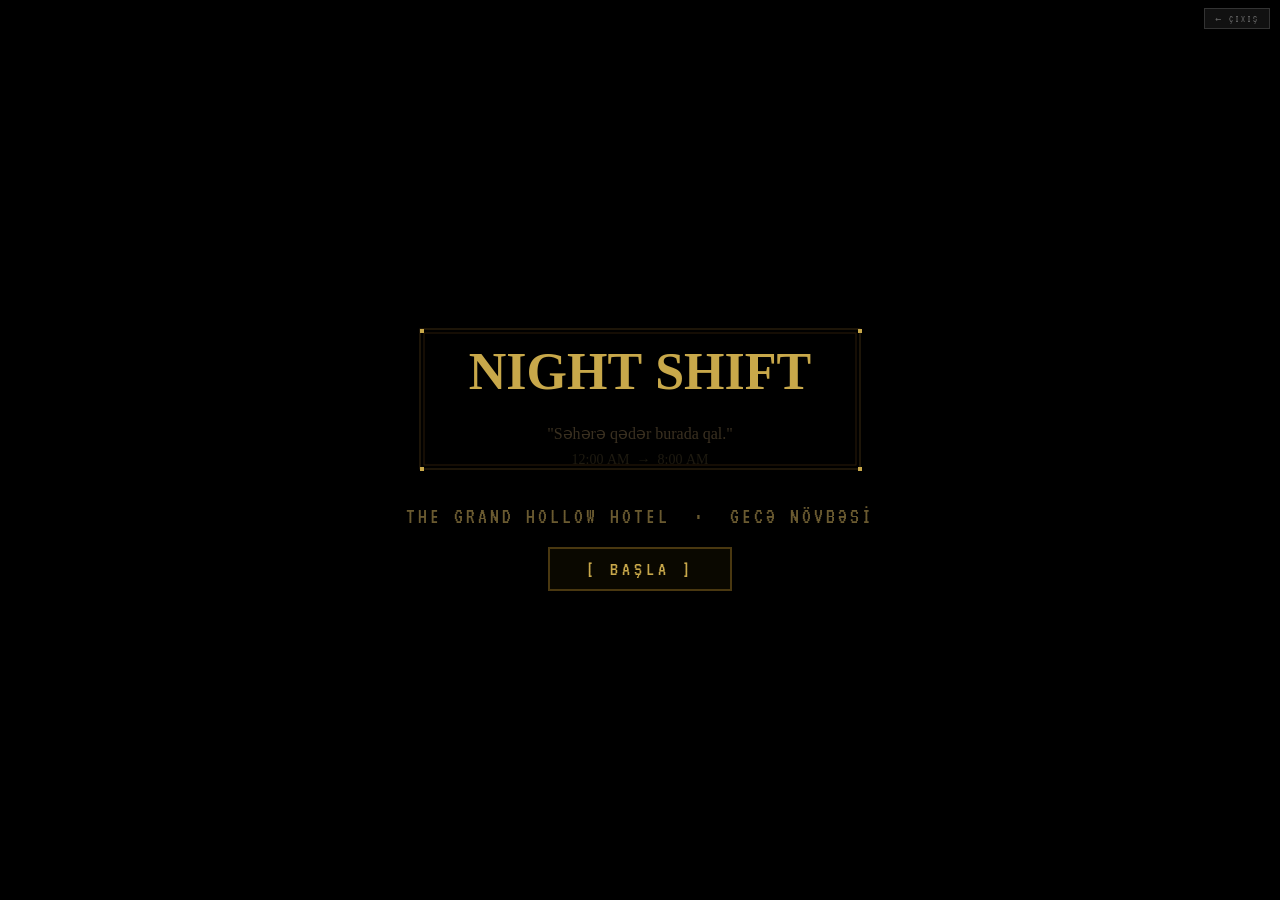
<file: games/night-shift/index.html>
<!DOCTYPE html>
<html lang="az">
<head>
<meta charset="UTF-8">
<meta name="viewport" content="width=device-width, initial-scale=1.0">
<title>Night Shift — The Grand Hollow Hotel</title>
<link rel="stylesheet" href="https://fonts.googleapis.com/css2?family=VT323&display=swap">
<style>
*{box-sizing:border-box;margin:0;padding:0;}
html,body{width:100%;height:100%;overflow:hidden;background:#0a0608;image-rendering:pixelated;}

a.exit-btn{
  position:fixed;top:8px;right:10px;z-index:9999;
  background:#111;border:1px solid #333;color:#666;
  padding:4px 10px;font-size:10px;text-decoration:none;
  font-family:'VT323',monospace;letter-spacing:2px;
}
a.exit-btn:hover{color:#ccc;border-color:#666;}

/* INTRO */
#intro{
  position:fixed;inset:0;background:#000;
  display:flex;flex-direction:column;align-items:center;justify-content:center;
  gap:0;z-index:500;
}
#intro-canvas{image-rendering:pixelated;max-width:100%;max-height:70vh;}
.intro-sub{
  font-family:'VT323',monospace;font-size:clamp(14px,2.5vw,22px);
  color:#6a5a30;letter-spacing:3px;margin-top:16px;text-align:center;
}
#start-btn{
  margin-top:20px;
  background:#0a0800;border:2px solid #4a3810;color:#c8a84a;
  padding:10px 36px;font-size:clamp(14px,2vw,20px);letter-spacing:4px;
  cursor:pointer;font-family:'VT323',monospace;text-transform:uppercase;
  transition:all .2s;
}
#start-btn:hover{background:#1a1200;border-color:#c8a84a;box-shadow:0 0 12px rgba(200,168,74,0.3);}

/* GAME */
#game{
  display:none;position:fixed;inset:0;
  flex-direction:column;align-items:center;justify-content:center;
  background:#080406;
}
#game.active{display:flex;}
#main-canvas{
  image-rendering:pixelated;
  image-rendering:crisp-edges;
  cursor:default;
  max-width:100vw;max-height:100vh;
}

/* NOTIF */
#notif{
  position:fixed;bottom:0;left:50%;transform:translateX(-50%);
  background:#000a00;border:2px solid #1a5020;border-bottom:none;
  color:#40a050;font-family:'VT323',monospace;font-size:clamp(14px,2vw,20px);
  letter-spacing:2px;padding:8px 24px;display:none;z-index:200;
}

/* HOUR FLASH */
#hour-flash{
  position:fixed;inset:0;background:#000;z-index:7000;
  display:none;flex-direction:column;align-items:center;justify-content:center;gap:8px;
}
#hf-text{font-family:'VT323',monospace;font-size:clamp(28px,6vw,60px);letter-spacing:6px;color:#c8a84a;}
#hf-sub{font-family:'VT323',monospace;font-size:clamp(14px,2vw,20px);color:#3a3020;letter-spacing:3px;}

/* JUMPSCARE */
#jumpscare{
  position:fixed;inset:0;background:#000;z-index:9000;
  display:none;flex-direction:column;align-items:center;justify-content:center;gap:10px;
}
#js-text{font-family:'VT323',monospace;font-size:clamp(56px,14vw,130px);color:#cc1010;
  text-shadow:0 0 40px #cc1010;animation:jspulse .12s infinite;}
@keyframes jspulse{0%{transform:scale(1) rotate(-1deg);}50%{transform:scale(1.07) rotate(1deg);}}
#js-sub{font-family:'VT323',monospace;font-size:clamp(12px,1.5vw,16px);color:#3a1010;letter-spacing:4px;}

/* NOTE */
#note-overlay{
  position:fixed;inset:0;background:rgba(0,0,0,0.88);z-index:8000;
  display:none;align-items:center;justify-content:center;
}
#note-paper{
  background:#e0d8b0;color:#1a1000;width:min(360px,86vw);
  padding:28px 30px;position:relative;
  box-shadow:0 12px 48px rgba(0,0,0,0.9);
  font-family:'VT323',monospace;font-size:16px;line-height:1.8;
  image-rendering:auto;
}
#note-paper h3{font-size:18px;border-bottom:1px solid #b09050;padding-bottom:6px;margin-bottom:10px;letter-spacing:1px;}
#note-paper p{font-size:15px;color:#2a1a08;}
#note-close{position:absolute;top:8px;right:12px;background:none;border:none;font-size:22px;cursor:pointer;color:#806030;}
.note-stamp{position:absolute;bottom:12px;right:16px;font-size:11px;color:rgba(140,70,30,0.25);
  border:1px solid rgba(140,70,30,0.2);padding:2px 6px;transform:rotate(-7deg);letter-spacing:2px;}

/* ENDSCREEN */
#endscreen{
  position:fixed;inset:0;background:#000;z-index:9001;
  display:none;flex-direction:column;align-items:center;justify-content:center;gap:14px;
}
#end-title{font-family:'VT323',monospace;font-size:clamp(32px,7vw,72px);letter-spacing:5px;}
#end-sub{font-family:'VT323',monospace;font-size:clamp(12px,1.8vw,18px);color:#3a3020;
  letter-spacing:1px;max-width:400px;text-align:center;line-height:2;}
#end-note{font-family:'VT323',monospace;font-size:clamp(11px,1.4vw,14px);color:#1e1a10;letter-spacing:3px;margin-top:6px;}
#end-btn{
  margin-top:12px;background:#080500;border:2px solid #4a3010;color:#c8a84a;
  padding:10px 32px;font-size:clamp(14px,2vw,20px);letter-spacing:4px;cursor:pointer;
  font-family:'VT323',monospace;text-transform:uppercase;
}
#end-btn:hover{border-color:#c8a84a;box-shadow:0 0 12px rgba(200,168,74,0.3);}
</style>
</head>
<body>

<a class="exit-btn" href="../../">← ÇIXIŞ</a>

<!-- INTRO -->
<div id="intro">
  <canvas id="intro-canvas" width="480" height="180"></canvas>
  <div class="intro-sub">THE GRAND HOLLOW HOTEL &nbsp;·&nbsp; GECƏ NÖVBƏSİ</div>
  <button id="start-btn">[ BAŞLA ]</button>
</div>

<!-- GAME -->
<div id="game">
  <canvas id="main-canvas"></canvas>
</div>

<!-- NOTIF (monitor screen notification only) -->
<div id="notif">▶ Delivery has arrived.</div>

<!-- HOUR FLASH -->
<div id="hour-flash">
  <div id="hf-text">1:00 AM</div>
  <div id="hf-sub">Yeni hədəf: 200 xal</div>
</div>

<!-- JUMPSCARE -->
<div id="jumpscare">
  <div id="js-text">GÖRDİ</div>
  <div id="js-sub">bir can itirdiniz</div>
</div>

<!-- NOTE -->
<div id="note-overlay">
  <div id="note-paper">
    <button id="note-close">×</button>
    <h3 id="note-title">1923 — Qeyd</h3>
    <p id="note-body">...</p>
    <div class="note-stamp">GİZLİ</div>
  </div>
</div>

<!-- ENDSCREEN -->
<div id="endscreen">
  <div id="end-title">ÖLDÜNÜZ</div>
  <div id="end-sub">...</div>
  <div id="end-note">— 12:00 AM —</div>
  <button id="end-btn">[ YENİDƏN OYNA ]</button>
</div>

<script>
/* ====================================================
   PIXEL PALETTE
   ==================================================== */
const P = {
  // walls / room
  wallBg:     '#2a2018',
  wallShad:   '#1e1610',
  wallLight:  '#342a20',
  floor:      '#1a1208',
  floorLine:  '#201810',
  ceiling:    '#1e1810',
  // wood
  woodDark:   '#3a2010',
  woodMid:    '#4a2c14',
  woodLight:  '#5c3820',
  // door
  doorBody:   '#5a3418',
  doorDark:   '#3a2010',
  doorLight:  '#6a4020',
  doorKnob:   '#b08030',
  // window
  winFrame:   '#3a2810',
  winNight:   '#080c18',
  winStar:    '#d0d0e0',
  winCurtain: '#3a1a08',
  winCurtL:   '#4a2a10',
  // vent
  ventBg:     '#1a1510',
  ventBar:    '#2a2018',
  // desk
  deskTop:    '#4a2c14',
  deskSide:   '#3a2010',
  deskLeg:    '#2a1808',
  // monitor
  monBody:    '#2a2820',
  monScr:     '#061808',
  monScrGlow: '#0a2810',
  monBase:    '#1e1e1a',
  // lamp
  lampPole:   '#6a6050',
  lampShade:  '#c8a840',
  lampLight:  '#fff8d0',
  // items
  paperLight: '#d8d0a8',
  paperDark:  '#b8b090',
  coffeeBody: '#2a2018',
  coffeeLiq:  '#1a0e08',
  clockBody:  '#1a1810',
  clockFace:  '#e8e0c0',
  // character
  charBody:   '#8a7060',
  charShirt:  '#c8c8c0',
  charHair:   '#2a1808',
  charHead:   '#c8a880',
  // pizza box
  pizzaBox:   '#d4824a',
  pizzaLid:   '#e8a060',
  // tetris on monitor (inside drawn separately)
  tetColors: ['#00aaaa','#aaaa00','#aa00aa','#aa5500','#0055aa','#00aa55','#aa0000'],
  // HUD
  hudBg:      '#0a0806',
  hudBorder:  '#2a2010',
  hudText:    '#c8a84a',
  hudGreen:   '#30a040',
  hudRed:     '#cc2020',
  // canavar gözlər
  eyeRed:     '#cc0000',
  eyeGlow:    '#ff2020',
};

/* ====================================================
   PIXEL DRAW HELPERS
   ==================================================== */
function px(ctx, x, y, w, h, col) {
  ctx.fillStyle = col;
  ctx.fillRect(Math.round(x), Math.round(y), Math.round(w), Math.round(h));
}
function pxLine(ctx, x1, y1, x2, y2, col, lw=1) {
  ctx.strokeStyle = col;
  ctx.lineWidth = lw;
  ctx.beginPath();
  ctx.moveTo(Math.round(x1)+0.5, Math.round(y1)+0.5);
  ctx.lineTo(Math.round(x2)+0.5, Math.round(y2)+0.5);
  ctx.stroke();
}
function pxRect(ctx, x, y, w, h, col, lw=1) {
  ctx.strokeStyle = col;
  ctx.lineWidth = lw;
  ctx.strokeRect(Math.round(x)+0.5, Math.round(y)+0.5, Math.round(w), Math.round(h));
}
function pxText(ctx, str, x, y, col, size=8, font='monospace') {
  ctx.fillStyle = col;
  ctx.font = `${size}px "${font}"`;
  ctx.textAlign = 'left';
  ctx.fillText(str, Math.round(x), Math.round(y));
}
function pxTextC(ctx, str, x, y, col, size=8, font='monospace') {
  ctx.fillStyle = col;
  ctx.font = `${size}px "${font}"`;
  ctx.textAlign = 'center';
  ctx.fillText(str, Math.round(x), Math.round(y));
}
function pxCircle(ctx, cx, cy, r, col) {
  ctx.fillStyle = col;
  ctx.beginPath();
  ctx.arc(Math.round(cx), Math.round(cy), r, 0, Math.PI*2);
  ctx.fill();
}

/* ====================================================
   CANVAS SETUP
   ==================================================== */
const W = 480, H = 270; // 16:9 pixel canvas
// First-person: camera at desk level looking forward
// tetrisActive: player clicked monitor to play
const canvas = document.getElementById('main-canvas');
const ctx = canvas.getContext('2d');
canvas.width = W; canvas.height = H;

function scaleCanvas() {
  const scaleX = window.innerWidth / W;
  const scaleY = window.innerHeight / H;
  const scale = Math.min(scaleX, scaleY);
  canvas.style.width  = Math.floor(W * scale) + 'px';
  canvas.style.height = Math.floor(H * scale) + 'px';
}
scaleCanvas();
window.addEventListener('resize', scaleCanvas);

/* ====================================================
   INTRO CANVAS
   ==================================================== */
(function drawIntro(){
  const ic = document.getElementById('intro-canvas');
  const ictx = ic.getContext('2d');
  const iW=480, iH=180;
  // dark bg
  ictx.fillStyle='#000'; ictx.fillRect(0,0,iW,iH);
  // pixel text "NIGHT SHIFT"
  ictx.imageSmoothingEnabled=false;
  ictx.fillStyle='#c8a84a';
  ictx.font='bold 52px "VT323"';
  ictx.textAlign='center';
  ictx.fillText('NIGHT SHIFT', iW/2, 80);
  // glow lines
  ictx.strokeStyle='#3a2a10'; ictx.lineWidth=1;
  ictx.strokeRect(20,20,iW-40,iH-40);
  ictx.strokeStyle='#2a1a08';
  ictx.strokeRect(24,24,iW-48,iH-48);
  // corner pixels
  [[20,20],[iW-22,20],[20,iH-22],[iW-22,iH-22]].forEach(([x,y])=>{
    ictx.fillStyle='#c8a84a'; ictx.fillRect(x,y,4,4);
  });
  // quote
  ictx.fillStyle='#3a3020';
  ictx.font='16px "VT323"';
  ictx.fillText('"Səhərə qədər burada qal."', iW/2, 130);
  ictx.fillStyle='#1e1a10';
  ictx.font='14px "VT323"';
  ictx.fillText('12:00 AM  →  8:00 AM', iW/2, 155);
})();

/* ====================================================
   CONSTANTS
   ==================================================== */
const HOURS = [
  {label:'12:00 AM',goal:100},{label:'1:00 AM',goal:200},
  {label:'2:00 AM',goal:300},{label:'3:00 AM',goal:400},
  {label:'4:00 AM',goal:500},{label:'5:00 AM',goal:600},
  {label:'6:00 AM',goal:700},{label:'7:00 AM',goal:800},
];
const HOUR_DUR = 90000;
const LORE = [
  {t:'1923 — Menecer Qeydi',b:'Bu otel 1923-cü ildə açıldı. İlk gecədən bir şeylər düzgün deyildi. Qapı 303 heç vaxt açılmadı.'},
  {t:'1941 — Qonaq Dəftəri',b:'Son qonaq 1941-ci ildə qeydiyyatdan keçdi. İkinci gün otağı boş tapıldı. Əşyaları hələ də orada idi.'},
  {t:'1958 — Mühəndis Hesabatı',b:'Havalandırma sistemi yeniləndi. Texnik işçilər "sürünmə səsləri" şikayət etdi. Bir nəfər işi tərk etdi.'},
  {t:'1979 — Gecə Növbəsi Qeydi',b:'Əvvəlki növbəçi yazmışdı: Heç vaxt pəncərəyə baxma. Pərdəni həmişə çəkili saxla.'},
  {t:'1995 — Sahibin Məktubu',b:'Bu oteli satmaq istəyirik. Alıcılar tapılmır. Hamı ilk gecəni görəndən sonra geri qayıdır.'},
  {t:'2003 — Naməlum',b:'Otelin planı burada qoydum. 303 saylı otaq... planlarda yoxdur.'},
  {t:'2018 — Sonuncu Qeyd',b:'Maaş ödənilir. Sistem avtomatikdir. Orada olmaq kifayətdir. Sual vermə.'},
  {t:'Bu Gecə',b:'Sən bu qeydləri oxuya bilirsən. Deməli sağ qaldın. Sabah yenə gəl.'},
];

/* ====================================================
   STATE
   ==================================================== */
let G = {};
function resetState() {
  G = {
    lives:3, hour:0, score:0, hunger:100, oxygen:100,
    curtain:false, ventClosed:false, doorLocked:false,
    darkAlpha:0, oxyActive:false, hourTimer:HOUR_DUR,
    danger:0, running:false, paused:false,
    loreIdx:0, lastLoreHour:-1,
    phase:'idle', winTimer:0, knockTimer:0,
    isRealFood:false, nightOver:false, tetScore:0,
    // food delivery system
    foodOrdered:false,
    foodOrderTimer:0,
    foodDelivered:false,
    foodOrderedAt:0,
    // door state: open/closed + locked
    doorOpen:false,      // qapı fiziki açıqdır
    doorLocked:false,    // kilid vurulub
    // animation
    monsterAlpha:0, ventPulse:0,
    flickerT:0, flickerAlpha:0,
    // computer interaction
    tetrisActive:false,
    isRealFoodPending:false,
    // view state: null | 'window' | 'door' | 'vent'
    view:null,
    viewMode:'action', // 'action' | 'look'
    // vent waiting state
    ventWaiting:false,
    ventDone:false,
  };
}

/* ====================================================
   TETRIS — larger grid for better playability
   ==================================================== */
const TC=6, TR=12; // original grid size
const TPIECES=[
  [[1,1,1,1]],[[1,1],[1,1]],
  [[0,1,0],[1,1,1]],[[1,0,0],[1,1,1]],
  [[0,0,1],[1,1,1]],[[0,1,1],[1,1,0]],[[1,1,0],[0,1,1]],
];
const TCOLORS=['#00aaaa','#aaaa00','#aa00aa','#aa5500','#0055aa','#00aa55','#aa0000'];
let tet={board:null,piece:null,next:null,x:0,y:0,drop:0,interval:900,score:0};

function newBoard(){return Array.from({length:TR},()=>Array(TC).fill(0));}
function randPiece(){
  const i=Math.floor(Math.random()*TPIECES.length);
  return {shape:TPIECES[i].map(r=>[...r]),col:TCOLORS[i]};
}
function initTet(){
  tet.board=newBoard();tet.next=randPiece();
  spawnTet();tet.score=0;tet.drop=0;tet.interval=900;
}
function spawnTet(){
  tet.piece=tet.next;tet.next=randPiece();
  tet.x=Math.floor((TC-tet.piece.shape[0].length)/2);tet.y=0;
  if(tCollide(tet.piece.shape,tet.x,tet.y)) tet.board=newBoard();
}
function tCollide(shape,ox,oy){
  for(let r=0;r<shape.length;r++)
    for(let c=0;c<shape[r].length;c++){
      if(!shape[r][c]) continue;
      const nr=oy+r,nc=ox+c;
      if(nr>=TR||nc<0||nc>=TC||tet.board[nr]?.[nc]) return true;
    }
  return false;
}
function tRotate(shape){return shape[0].map((_,i)=>shape.map(r=>r[i]).reverse());}
function tLock(){
  tet.piece.shape.forEach((row,r)=>row.forEach((v,c)=>{
    if(v) tet.board[tet.y+r][tet.x+c]=tet.piece.col;
  }));
  let cleared=0;
  for(let r=TR-1;r>=0;r--){
    if(tet.board[r].every(c=>c)){
      tet.board.splice(r,1);tet.board.unshift(Array(TC).fill(0));
      cleared++;r++;
    }
  }
  if(cleared){
    const pts=[0,50,150,300,500][cleared]||500;
    tet.score+=pts;G.score+=pts;G.tetScore=G.score;
    sndTetrisClear();
  }
  spawnTet();
}
function tetStep(dt){
  if(!tet.piece||G.paused||!G.tetrisActive) return;
  tet.drop+=dt;
  if(tet.drop>tet.interval){
    tet.drop=0;
    if(!tCollide(tet.piece.shape,tet.x,tet.y+1)) tet.y++;
    else tLock();
    tet.interval=Math.max(150,900-G.hour*80);
  }
}

document.addEventListener('keydown',e=>{
  if(!G.running||G.paused||!tet.piece||!G.tetrisActive) return;
  switch(e.key){
    case'ArrowLeft': if(!tCollide(tet.piece.shape,tet.x-1,tet.y))tet.x--;break;
    case'ArrowRight':if(!tCollide(tet.piece.shape,tet.x+1,tet.y))tet.x++;break;
    case'ArrowDown': if(!tCollide(tet.piece.shape,tet.x,tet.y+1))tet.y++;else tLock();break;
    case'ArrowUp':{const r=tRotate(tet.piece.shape);if(!tCollide(r,tet.x,tet.y))tet.piece.shape=r;break;}
    case' ':while(!tCollide(tet.piece.shape,tet.x,tet.y+1))tet.y++;tLock();break;
  }
  e.preventDefault();
});

/* ====================================================
   ROOM DRAW — PIXEL ART
   Full canvas: 480×270 — FULL SCREEN ROOM (no side panel)
   ==================================================== */

// Room geometry — full 480×270 canvas
const R = {
  wallL:0, wallR:480, wallT:0, wallB:270,
  floorT:210, ceilH:28,
  // door — center of back wall
  doorX:200, doorY:88,  doorW:78, doorH:122,
  // window — left side
  winX:20,  winY:42,  winW:90, winH:118,
  // vent — top right of door
  ventX:290, ventY:22, ventW:50, ventH:26,
  // desk surface
  deskY:228, deskH:42,
  // monitor — RIGHT side of desk
  monX:300, monY:108, monW:148, monH:112,
  // lamp — between window and door (on wall, on desk)
  lampX:148, lampY:148,
  // clock
  clkX:196, clkY:236,
  // pizza
  pizzaX:220, pizzaY:232,
  // monitor click zone
  monClickX:300, monClickY:108, monClickW:148, monClickH:112,
  // HUD overlay position (bottom left)
  hudX:4, hudY:4,
};

function drawRoom(ts) {
  const c=ctx;
  const dark=G.darkAlpha;

  /* ---- CEILING ---- */
  px(c,0,0,W,R.ceilH,P.ceiling);
  px(c,0,R.ceilH-1,W,2,P.wallShad);
  // ceiling light fixture (center)
  px(c,W/2-24,2,48,7,'#2a2820');
  px(c,W/2-14,9,28,4,'#383630');

  /* ---- BACK WALL ---- */
  for(let i=0;i<R.floorT-R.ceilH;i++){
    const t=i/(R.floorT-R.ceilH);
    const r=0x2a-(0x2a-0x1a)*t|0;
    const g=0x20-(0x20-0x14)*t|0;
    const b=0x18-(0x18-0x0e)*t|0;
    px(c,0,R.ceilH+i,W,1,`rgb(${r},${g},${b})`);
  }

  /* ---- SIDE WALL STRIPS ---- */
  for(let i=0;i<R.floorT-R.ceilH;i++){
    const t=i/(R.floorT-R.ceilH);
    const rv=0x1e-(0x1e-0x12)*t|0;
    const gv=0x16-(0x16-0x0e)*t|0;
    const bv=0x10-(0x10-0x08)*t|0;
    px(c,0,R.ceilH+i,20,1,`rgb(${rv},${gv},${bv})`);
    px(c,W-20,R.ceilH+i,20,1,`rgb(${rv},${gv},${bv})`);
  }
  pxLine(c,20,R.ceilH,20,R.floorT,'#1a1410',1);
  pxLine(c,W-20,R.ceilH,W-20,R.floorT,'#1a1410',1);

  /* ---- FLOOR ---- */
  for(let i=0;i<H-R.floorT;i++){
    const t=i/(H-R.floorT);
    const rr=0x1a+(0x28-0x1a)*t|0;
    const gg=0x12+(0x1c-0x12)*t|0;
    const bb=0x08+(0x10-0x08)*t|0;
    px(c,0,R.floorT+i,W,1,`rgb(${rr},${gg},${bb})`);
  }
  px(c,0,R.floorT,W,1,'#3a2c1a');
  c.strokeStyle='rgba(0,0,0,0.2)';c.lineWidth=1;
  for(let fy=R.floorT+14;fy<H;fy+=20){
    c.beginPath();c.moveTo(0,fy);c.lineTo(W,fy);c.stroke();
  }

  /* ---- WINDOW ---- */
  drawWindow(c,dark,ts);

  /* ---- VENT ---- */
  drawVent(c,ts);

  /* ---- DOOR ---- */
  drawDoor(c,dark);

  /* ---- DESK ---- */
  drawDesk(c);

  /* ---- MONITOR (with tetris inside) ---- */
  drawMonitor(c,ts);

  /* ---- LAMP ---- */
  drawLamp(c,dark);

  /* ---- CLOCK ---- */
  drawClock(c);

  /* ---- PIZZA BOX ---- */
  drawPizza(c);

  /* ---- DARKNESS ---- */
  if(dark>0){
    c.fillStyle=`rgba(0,0,0,${dark*0.8})`;
    c.fillRect(0,0,W,H);
  }

  /* ---- VIGNETTE ---- */
  const vig=c.createRadialGradient(W/2,H/2,90,W/2,H/2,Math.max(W,H)*0.75);
  vig.addColorStop(0,'rgba(0,0,0,0)');
  vig.addColorStop(1,'rgba(0,0,0,0.7)');
  c.fillStyle=vig; c.fillRect(0,0,W,H);

  /* ---- STATUS EFFECTS ---- */
  drawStatusEffects(c,ts);

  /* ---- OVERLAY HUD (top-left: can, xal, aclıq) ---- */
  drawOverlayHUD(c,ts);

  /* ---- FLICKER ---- */
  if(G.flickerAlpha>0){
    c.fillStyle=`rgba(0,0,0,${G.flickerAlpha})`;
    c.fillRect(0,0,W,H);
  }
}

/* ---- WINDOW ---- */
function drawWindow(c,dark,ts){
  const {winX:wx,winY:wy,winW:ww,winH:wh}=R;
  // Frame
  px(c,wx-3,wy-3,ww+6,wh+6,P.winFrame);
  // Night sky
  px(c,wx,wy,ww,wh,P.winNight);
  // Stars
  const stars=[[0.15,0.12],[0.7,0.08],[0.45,0.25],[0.88,0.18],[0.3,0.55],[0.08,0.7],[0.92,0.78],[0.55,0.6]];
  stars.forEach(([sx,sy])=>{
    const blink=Math.sin(ts*0.001+sx*10)>0.5?1:0.5;
    c.fillStyle=`rgba(210,210,230,${blink*0.7})`;
    c.fillRect(Math.round(wx+sx*ww),Math.round(wy+sy*wh),1,1);
  });
  // Monster shadow at window
  if(G.phase==='window' && !G.curtain){
    const a=Math.min(1,G.monsterAlpha);
    c.fillStyle=`rgba(5,4,12,${a*0.92})`;
    c.fillRect(wx,wy,ww,wh);
    // Claw silhouette (3 curved lines)
    if(a>0.3){
      c.strokeStyle=`rgba(20,10,30,${a})`;c.lineWidth=3;
      // fingers
      for(let i=0;i<3;i++){
        const bx=wx+ww*0.3+i*ww*0.18;
        c.beginPath();c.moveTo(bx,wy+wh);
        c.quadraticCurveTo(bx-4,wy+wh*0.5,bx+i*2,wy+wh*0.15);
        c.stroke();
      }
      // Eyes
      if(a>0.6){
        const eyeA=a-0.6;
        [[0.3,0.35],[0.62,0.35]].forEach(([ex,ey])=>{
          const cx2=wx+ex*ww, cy2=wy+ey*wh;
          c.fillStyle=`rgba(180,0,0,${eyeA})`;
          c.beginPath();c.arc(cx2,cy2,3,0,Math.PI*2);c.fill();
          c.fillStyle=`rgba(255,80,80,${eyeA*0.5})`;
          c.beginPath();c.arc(cx2,cy2,5,0,Math.PI*2);c.fill();
        });
      }
    }
  }
  // Curtain
  if(G.curtain){
    // Left curtain panel
    px(c,wx,wy,Math.round(ww*0.48),wh,P.winCurtain);
    px(c,wx,wy,2,wh,'#2a1206');
    // Right panel
    px(c,wx+Math.round(ww*0.52),wy,Math.round(ww*0.48),wh,P.winCurtain);
    px(c,wx+ww-2,wy,2,wh,'#2a1206');
    // Curtain rod
    px(c,wx-4,wy-4,ww+8,3,P.woodLight);
    // Fold lines on curtain
    c.strokeStyle='#2e1006';c.lineWidth=1;
    [0.15,0.3,0.7,0.85].forEach(fx=>{
      c.beginPath();c.moveTo(wx+fx*ww,wy);c.lineTo(wx+fx*ww+2,wy+wh);c.stroke();
    });
  } else {
    // Just the rod
    px(c,wx-4,wy-4,ww+8,3,P.woodLight);
  }
  // Window cross bars
  px(c,wx,wy+Math.round(wh/2)-1,ww,2,P.winFrame);
  px(c,wx+Math.round(ww/2)-1,wy,2,wh,P.winFrame);
  // Frame inner highlight
  pxRect(c,wx,wy,ww,wh,'#4a3820',1);
}

/* ---- VENT ---- */
function drawVent(c,ts){
  const {ventX:vx,ventY:vy,ventW:vw,ventH:vh}=R;
  // bg
  px(c,vx-2,vy-2,vw+4,vh+4,P.wallShad);
  px(c,vx,vy,vw,vh,P.ventBg);
  if(!G.ventClosed){
    // grille bars
    const barW=3, gap=4;
    for(let i=0;i*( barW+gap)<vw;i++){
      px(c,vx+i*(barW+gap),vy,barW,vh,P.ventBar);
    }
    // horizontal bar
    px(c,vx,vy+Math.round(vh/2),vw,1,'#1e1810');
  } else {
    // closed plate
    px(c,vx+1,vy+1,vw-2,vh-2,'#0d0b08');
    pxTextC(c,'✕',vx+vw/2,vy+vh*0.72,'#2a2018',10,'monospace');
  }
  pxRect(c,vx,vy,vw,vh,P.wallShad,1);
  // threat glow
  if(G.phase==='vent'){
    const pa=0.4+0.3*Math.sin(ts*0.006);
    c.strokeStyle=`rgba(200,40,40,${pa})`;c.lineWidth=2;
    c.strokeRect(vx-2,vy-2,vw+4,vh+4);
  }
  // label
  pxTextC(c,'VENT',vx+vw/2,vy+vh+8,'#1e1810',7,'monospace');
}

/* ---- DOOR ---- */
function drawDoor(c,dark){
  const {doorX:dx,doorY:dy,doorW:dw,doorH:dh}=R;
  // Frame
  px(c,dx-5,dy-5,dw+10,dh+5,P.woodDark);
  // Door body — wood planks
  for(let i=0;i<dh;i++){
    const t=i/dh;
    const rr=(0x5a+t*0x10)|0;
    const gg=(0x34+t*0x0a)|0;
    const bb=(0x18+t*0x05)|0;
    px(c,dx,dy+i,dw,1,`rgb(${rr},${gg},${bb})`);
  }
  // Wood grain lines
  c.strokeStyle='#4a2c12';c.lineWidth=1;
  [0.2,0.5,0.75].forEach(fx=>{
    c.beginPath();c.moveTo(dx+fx*dw,dy);c.lineTo(dx+fx*dw+2,dy+dh);c.stroke();
  });
  // Door panels (recessed)
  px(c,dx+6,dy+6,dw-12,dh*0.4,'#4a2810');
  px(c,dx+6,dy+dh*0.5,dw-12,dh*0.44,'#4a2810');
  pxRect(c,dx+6,dy+6,dw-12,dh*0.4,'#6a4020',1);
  pxRect(c,dx+6,dy+dh*0.5,dw-12,dh*0.44,'#6a4020',1);
  // Knob
  const knobCol=G.doorLocked?'#d4a030':'#8a6020';
  pxCircle(c,dx+dw*0.82,dy+dh*0.54,4,knobCol);
  if(G.doorLocked){
    pxCircle(c,dx+dw*0.82,dy+dh*0.54,6,'rgba(212,160,48,0.25)');
    // keyhole
    pxCircle(c,dx+dw*0.82,dy+dh*0.48,2,'#1a0e04');
    px(c,dx+dw*0.82-1,dy+dh*0.5,2,4,'#1a0e04');
  }
  // Light switch on wall
  px(c,dx-18,dy+dh*0.5-6,10,12,'#2a2018');
  px(c,dx-17,dy+dh*0.5-5,8,10,'#1a1810');
}

/* ---- DESK (first-person: we see the desk surface from above/front) ---- */
function drawDesk(c){
  const y=R.deskY, h=R.deskH;
  // desk top surface — spans full width, we're sitting behind it
  for(let i=0;i<h;i++){
    const t=i/h;
    const rr=(0x52+(0x38-0x52)*t)|0;
    const gg=(0x30+(0x20-0x30)*t)|0;
    const bb=(0x16+(0x0e-0x16)*t)|0;
    px(c,0,y+i,R.wallR,1,`rgb(${rr},${gg},${bb})`);
  }
  px(c,0,y,R.wallR,1,'#6a4020');
  // desk front edge (facing us — slight bevel)
  px(c,0,y+h-3,R.wallR,3,'#2a1808');
  // Papers on desk
  drawPapers(c);
}

/* ---- MONITOR + TETRIS ---- */
function drawMonitor(c,ts){
  const {monX:mx,monY:my,monW:mw,monH:mh}=R;
  // CRT body gradient
  for(let i=0;i<mh;i++){
    const t=i/mh;
    const rr=(0x2c-(0x2c-0x1e)*t)|0;
    const gg=(0x2a-(0x2a-0x1c)*t)|0;
    const bb=(0x22-(0x22-0x16)*t)|0;
    px(c,mx,my+i,mw,1,`rgb(${rr},${gg},${bb})`);
  }
  pxRect(c,mx,my,mw,mh,'#3a3830',1);
  // CRT corners
  px(c,mx,my,3,3,'#080604');px(c,mx+mw-3,my,3,3,'#080604');
  px(c,mx,my+mh-3,3,3,'#080604');px(c,mx+mw-3,my+mh-3,3,3,'#080604');

  // Screen area
  const sw=mw-14, sh=mh-20;
  const sx=mx+7, sy=my+7;
  px(c,sx,sy,sw,sh,'#020c04');

  // Screen content
  if(G.tetrisActive){
    drawTetWindow(c,sx,sy,sw,sh,ts);
    // green glow
    c.strokeStyle='rgba(20,160,50,0.18)';c.lineWidth=2;
    c.strokeRect(sx-1,sy-1,sw+2,sh+2);
  } else {
    // Idle — blinking cursor
    const blink=Math.floor(ts/500)%2===0;
    px(c,sx,sy,sw,sh,'#010a03');
    c.fillStyle='#0a3a10';c.font='bold 9px VT323';c.textAlign='left';
    c.fillText('TETRIS v2.1',sx+4,sy+12);
    c.fillStyle='#061e08';
    c.fillText('> READY',sx+4,sy+24);
    if(blink){c.fillStyle='#1a6020';c.fillText('_',sx+4+ctx.measureText('> READY').width+2,sy+24);}
    // Food order status on monitor
    if(G.foodOrdered){
      const pulse=0.6+0.4*Math.sin(ts*0.006);
      c.fillStyle=`rgba(200,160,40,${pulse})`;
      c.font='7px VT323';
      c.fillText('YEMƏYİ SİFARİŞ EDİLDİ',sx+4,sy+sh-18);
      c.fillStyle=`rgba(140,100,20,${pulse*0.8})`;
      c.fillText('GÖZLƏYİN...',sx+4,sy+sh-9);
    } else if(G.foodDelivered){
      const pulse=0.7+0.3*Math.sin(ts*0.01);
      c.fillStyle=`rgba(40,220,80,${pulse})`;
      c.font='bold 8px VT323';
      c.fillText('FOOD ARRIVED!',sx+4,sy+sh-9);
    } else {
      c.fillStyle='#0d3010';c.font='8px VT323';
      c.fillText('[TIKLA]',sx+4,sy+sh-6);
    }
    const ca=0.2+0.15*Math.sin(ts*0.003);
    c.strokeStyle=`rgba(30,120,40,${ca})`;c.lineWidth=1;
    c.strokeRect(sx,sy,sw,sh);
  }

  // Scanlines over screen
  c.fillStyle='rgba(0,0,0,0.10)';
  for(let r=0;r<sh;r+=2) c.fillRect(sx,sy+r,sw,1);

  // Monitor bottom bezel
  px(c,mx,my+mh-10,mw,10,'#222020');
  for(let i=0;i<4;i++) px(c,mx+mw*0.32+i*5,my+mh-6,4,4,'#1a1a18');
  // Stand
  px(c,mx+mw*0.3,my+mh,mw*0.4,5,P.monBase);
  px(c,mx+mw*0.2,my+mh+5,mw*0.6,4,P.monBase);
  // Keyboard on desk
  px(c,mx-6,R.deskY+5,mw+12,7,'#1c1a16');
  px(c,mx-6,R.deskY+5,mw+12,1,'#2e2c28');
  for(let row=0;row<2;row++){
    for(let k=0;k<14;k++) px(c,mx-2+k*10,R.deskY+7+row*3,8,2,'#282622');
  }
}

/* Tetris drawn as a small "app window" inside the CRT screen */
function drawTetWindow(c,sx,sy,sw,sh,ts){
  // Window chrome — title bar
  const tbH=9;
  px(c,sx,sy,sw,tbH,'#0a2a0e');
  px(c,sx,sy,sw,1,'#1a5a20');
  c.fillStyle='#30a040';c.font='bold 7px monospace';c.textAlign='left';
  c.fillText('TETRIS.EXE',sx+3,sy+7);
  // Close button (decorative)
  px(c,sx+sw-9,sy+1,7,7,'#1a0808');
  pxRect(c,sx+sw-9,sy+1,7,7,'#3a1010',1);
  c.fillStyle='#cc2020';c.font='6px monospace';c.textAlign='center';
  c.fillText('×',sx+sw-6,sy+7);

  // Tetris play area
  const playY=sy+tbH;
  const playH=sh-tbH;

  // Split: left=board, right=info panel
  const infoW=24;
  const boardW=sw-infoW-1;

  // Board bg
  px(c,sx,playY,boardW,playH,'#010c03');
  // Divider
  px(c,sx+boardW,playY,1,playH,'#0a2010');
  // Info panel bg
  px(c,sx+boardW+1,playY,infoW-1,playH,'#010a03');

  // Draw tetris board (clipped)
  c.save();
  c.beginPath();c.rect(sx,playY,boardW,playH);c.clip();

  const cw=Math.floor(boardW/TC);
  const ch=Math.floor(playH/TR);
  const offX=sx+Math.floor((boardW-cw*TC)/2);
  const offY=playY+Math.floor((playH-ch*TR)/2);

  // Grid lines
  c.strokeStyle='rgba(0,160,30,0.07)';c.lineWidth=0.5;
  for(let r=0;r<=TR;r++){c.beginPath();c.moveTo(offX,offY+r*ch);c.lineTo(offX+cw*TC,offY+r*ch);c.stroke();}
  for(let col=0;col<=TC;col++){c.beginPath();c.moveTo(offX+col*cw,offY);c.lineTo(offX+col*cw,offY+ch*TR);c.stroke();}

  // Board cells
  tet.board.forEach((row,r)=>row.forEach((col,cc)=>{
    if(!col) return;
    const bx=offX+cc*cw, by=offY+r*ch, bw2=cw-1, bh2=ch-1;
    c.fillStyle=col;c.fillRect(bx,by,bw2,bh2);
    c.fillStyle='rgba(255,255,255,0.35)';c.fillRect(bx,by,bw2,1);c.fillRect(bx,by,1,bh2);
    c.fillStyle='rgba(0,0,0,0.35)';c.fillRect(bx,by+bh2-1,bw2,1);c.fillRect(bx+bw2-1,by,1,bh2);
  }));

  // Ghost
  if(tet.piece){
    let gy=tet.y;
    while(!tCollide(tet.piece.shape,tet.x,gy+1)) gy++;
    if(gy!==tet.y){
      c.strokeStyle=tet.piece.col+'55';c.lineWidth=0.5;
      tet.piece.shape.forEach((row,r)=>row.forEach((v,cc)=>{
        if(!v) return;
        c.strokeRect(offX+(tet.x+cc)*cw+0.5,offY+(gy+r)*ch+0.5,cw-1,ch-1);
      }));
    }
    // Active piece
    tet.piece.shape.forEach((row,r)=>row.forEach((v,cc)=>{
      if(!v) return;
      const bx=offX+(tet.x+cc)*cw, by=offY+(tet.y+r)*ch, bw2=cw-1, bh2=ch-1;
      c.fillStyle=tet.piece.col+'44';c.fillRect(bx-1,by-1,bw2+2,bh2+2);
      c.fillStyle=tet.piece.col;c.fillRect(bx,by,bw2,bh2);
      c.fillStyle='rgba(255,255,255,0.45)';c.fillRect(bx,by,bw2,2);c.fillRect(bx,by,2,bh2);
      c.fillStyle='rgba(0,0,0,0.3)';c.fillRect(bx,by+bh2-1,bw2,1);
    }));
  }
  c.restore();

  // Info panel: next piece + score
  const ipx=sx+boardW+2;
  c.fillStyle='#1a4a20';c.font='6px monospace';c.textAlign='center';
  c.fillText('NEXT',ipx+infoW/2-2,playY+8);
  if(tet.next){
    const ns=tet.next.shape;
    const ncs=Math.min(5,Math.floor((infoW-4)/ns[0].length));
    const npx2=ipx+Math.floor((infoW-ns[0].length*ncs)/2)-1;
    ns.forEach((row,r)=>row.forEach((v,cc)=>{
      if(!v) return;
      c.fillStyle=tet.next.col;
      c.fillRect(npx2+cc*ncs,playY+10+r*ncs,ncs-1,ncs-1);
    }));
  }
  // Score
  c.fillStyle='#0d2a10';c.font='6px monospace';c.textAlign='center';
  c.fillText('XAL',ipx+infoW/2-2,playY+sh*0.55);
  c.fillStyle='#20a030';c.font='bold 7px monospace';
  c.fillText(G.tetScore,ipx+infoW/2-2,playY+sh*0.65);
}

/* ---- LAMP ---- */
function drawLamp(c,dark){
  const {lampX:lx,lampY:ly}=R;
  // pole from desk surface up
  px(c,lx+3,ly,2,R.deskY-ly,P.lampPole);
  // shade
  c.fillStyle=P.lampShade;
  c.beginPath();
  c.moveTo(lx-14,ly+20);c.lineTo(lx+22,ly+20);
  c.lineTo(lx+14,ly);c.lineTo(lx-6,ly);
  c.closePath();c.fill();
  px(c,lx-6,ly,20,2,'#d4b040');
  // light cone
  if(dark<0.85){
    const alpha=0.12*(1-dark);
    const lg=c.createRadialGradient(lx+4,R.deskY,0,lx+4,R.deskY,90);
    lg.addColorStop(0,`rgba(255,240,180,${alpha})`);
    lg.addColorStop(1,'rgba(255,240,180,0)');
    c.fillStyle=lg;
    c.fillRect(lx-80,ly,160,R.deskY-ly+20);
  }
  pxCircle(c,lx+4,ly+18,4,P.lampLight);
  px(c,lx-2,R.deskY+2,14,4,P.lampPole);
}

/* ---- PIZZA BOX ---- */
function drawPizza(c){
  const {pizzaX:px2,pizzaY:py}=R;
  const bw=62,bh=14;
  px(c,px2,py+4,bw,bh,P.pizzaBox);
  px(c,px2,py,bw,6,P.pizzaLid);
  px(c,px2,py,bw,1,'#f0b870');
  pxTextC(c,'PIZZA',px2+bw/2,py+13,'#c06030',8,'monospace');
}

/* ---- CLOCK (digital, on desk) ---- */
function drawClock(c){
  const {clkX:cx,clkY:cy}=R;
  const hw=44,hh=16;
  px(c,cx,cy,hw,hh,'#0a0a08');
  pxRect(c,cx,cy,hw,hh,'#1e1e1c',1);
  const h=HOURS[G.hour];
  pxTextC(c,h.label,cx+hw/2,cy+11,'#cc2020',9,'monospace');
}

/* ---- STATUS EFFECTS: door locked / vent closed visual indicators ---- */
function drawStatusEffects(c,ts){
  const {doorX:dx,doorY:dy,doorW:dw,doorH:dh}=R;

  // Door status badge — show open + lock state
  const badgeW=dw+4, badgeH=10;
  const badgeX=dx-2, badgeY=dy-13;
  if(G.doorLocked){
    px(c,badgeX,badgeY,badgeW,badgeH,'#0a1a0a');
    pxRect(c,badgeX,badgeY,badgeW,badgeH,'#1a5a20',1);
    pxTextC(c,'🔒 KİLİDLİ',badgeX+badgeW/2,badgeY+8,'#30cc50',7,'monospace');
    const barY=dy+dh*0.44;
    px(c,dx-4,barY-2,dw+8,6,'#2a0808');
    px(c,dx-4,barY-1,dw+8,4,'#7a1010');
    px(c,dx-4,barY,dw+8,1,'#cc2020');
    pxCircle(c,dx-2,barY+1,4,'#cc3020');
    pxCircle(c,dx+dw+2,barY+1,4,'#cc3020');
  } else if(G.doorOpen){
    px(c,badgeX,badgeY,badgeW,badgeH,'#1a0808');
    pxRect(c,badgeX,badgeY,badgeW,badgeH,'#5a1010',1);
    pxTextC(c,'● AÇILIB',badgeX+badgeW/2,badgeY+8,'#cc3030',7,'monospace');
  } else {
    px(c,badgeX,badgeY,badgeW,badgeH,'#0a0a08');
    pxRect(c,badgeX,badgeY,badgeW,badgeH,'#1e1a10',1);
    pxTextC(c,'○ BAĞLI',badgeX+badgeW/2,badgeY+8,'#3a3020',7,'monospace');
  }

  // Vent closed indicators
  if(G.ventClosed){
    const {ventX:vx,ventY:vy,ventW:vw,ventH:vh}=R;
    [[vx+2,vy+2],[vx+vw-4,vy+2],[vx+2,vy+vh-4],[vx+vw-4,vy+vh-4]].forEach(([sx2,sy2])=>{
      pxCircle(c,sx2,sy2,2,'#4a4030');
      pxCircle(c,sx2,sy2,1,'#6a6050');
    });
    const pa3=0.5+0.4*Math.sin(ts*0.004);
    c.strokeStyle=`rgba(180,80,0,${pa3})`;c.lineWidth=2;
    c.strokeRect(vx-3,vy-3,vw+6,vh+6);
    if(G.oxygen<50){
      const ow=0.6+0.4*Math.sin(ts*0.01);
      px(c,vx-2,vy+vh+2,vw+4,10,'#0a0000');
      c.fillStyle=`rgba(180,80,0,${ow})`;
      c.font='7px monospace';c.textAlign='center';
      c.fillText('OKS:'+Math.round(G.oxygen)+'%',vx+vw/2,vy+vh+10);
    }
  }
}

/* ---- PAPERS + COFFEE on desk ---- */
function drawPapers(c){
  const dy=R.deskY;
  // sheet 1 — left area of desk
  px(c,30,dy+6,30,14,P.paperLight);
  px(c,30,dy+6,30,1,P.paperDark);
  for(let i=0;i<4;i++) px(c,33,dy+9+i*3,24,1,'#c8c0a0');
  // sheet 2
  px(c,62,dy+4,26,14,P.paperDark);
  px(c,63,dy+5,24,12,P.paperLight);
  // coffee cup — center-left
  const cx2=100,cy2=dy+5;
  px(c,cx2,cy2,16,14,P.coffeeBody);
  px(c,cx2,cy2,16,2,'#3a3028');
  px(c,cx2+1,cy2+2,14,11,P.coffeeLiq);
  px(c,cx2+16,cy2+4,4,7,P.coffeeBody);
}

/* ---- OVERLAY HUD — compact, top-left corner ---- */
function drawOverlayHUD(c,ts){
  const x=6, y=6;
  const w=130, h=54;
  // Semi-transparent bg panel
  c.fillStyle='rgba(4,3,2,0.72)';
  c.fillRect(x,y,w,h);
  c.strokeStyle='rgba(42,32,16,0.8)';c.lineWidth=1;
  c.strokeRect(x+0.5,y+0.5,w-1,h-1);
  // Left accent
  px(c,x,y,2,h,'#2a2010');

  let cy2=y+10;

  // SAAT (hour label) — subtle, right-aligned
  c.fillStyle='#c8a84a';
  c.font='bold 11px VT323';c.textAlign='right';
  c.fillText(HOURS[G.hour].label,x+w-6,cy2);

  // CAN — pixel hearts
  c.textAlign='left';
  c.fillStyle='#5a3a18';c.font='9px VT323';
  c.fillText('CAN',x+6,cy2);
  for(let i=0;i<3;i++){
    const hcol=i<G.lives?'#cc2020':'#2a1010';
    const hx2=x+32+i*13, hy2=cy2-7;
    px(c,hx2+1,hy2,3,2,hcol);px(c,hx2+5,hy2,3,2,hcol);
    px(c,hx2,hy2+2,9,3,hcol);px(c,hx2+1,hy2+5,7,2,hcol);
    px(c,hx2+2,hy2+7,5,1,hcol);px(c,hx2+3,hy2+8,3,1,hcol);
  }
  cy2+=13;

  // XAL
  c.fillStyle='#5a3a18';c.font='9px VT323';c.textAlign='left';
  c.fillText('XAL',x+6,cy2);
  c.fillStyle='#c8a84a';c.font='bold 11px VT323';
  c.fillText(G.score,x+32,cy2);
  c.fillStyle='#3a3020';c.font='9px VT323';
  c.fillText('/ '+HOURS[G.hour].goal,x+32+ctx.measureText(String(G.score)).width+4,cy2);
  cy2+=12;

  // ACLIQ bar
  c.fillStyle='#5a3a18';c.font='9px VT323';c.textAlign='left';
  c.fillText('ACLIQ',x+6,cy2);
  const barX=x+38, barW=w-44;
  px(c,barX,cy2-7,barW,6,'#0a0806');
  c.strokeStyle='#1e1a10';c.lineWidth=0.5;
  c.strokeRect(barX,cy2-7,barW,6);
  const hunCol=G.hunger>60?'#2a7018':G.hunger>30?'#7a5010':'#8a1010';
  px(c,barX+1,cy2-6,Math.round((barW-2)*G.hunger/100),4,hunCol);

  // Oxygen bar (only if active)
  if(G.oxyActive){
    cy2+=10;
    c.fillStyle='#1a3a5a';c.font='9px VT323';
    c.fillText('OKS',x+6,cy2);
    px(c,barX,cy2-7,barW,6,'#0a0806');
    c.strokeStyle='#0a1a2a';c.lineWidth=0.5;
    c.strokeRect(barX,cy2-7,barW,6);
    const oxyCol=G.oxygen>50?'#1e5a8a':'#8a1010';
    px(c,barX+1,cy2-6,Math.round((barW-2)*G.oxygen/100),4,oxyCol);
  }

  // Tetris status indicator (tiny, bottom-right of HUD)
  if(G.tetrisActive){
    const pulse=0.7+0.3*Math.sin(ts*0.006);
    c.fillStyle=`rgba(30,160,50,${pulse})`;
    c.font='8px VT323';c.textAlign='right';
    c.fillText('● TETRİS',x+w-4,y+h-3);
  }
}

/* ====================================================
   AUDIO ENGINE (Web Audio API — no files needed)
   ==================================================== */
let audioCtx=null;
function getAudio(){
  if(!audioCtx) audioCtx=new(window.AudioContext||window.webkitAudioContext)();
  return audioCtx;
}
function playTone(freq,dur,type='sine',vol=0.18,attack=0.01,decay=0.1){
  try{
    const ac=getAudio();
    const o=ac.createOscillator();
    const g=ac.createGain();
    o.connect(g);g.connect(ac.destination);
    o.type=type;o.frequency.setValueAtTime(freq,ac.currentTime);
    g.gain.setValueAtTime(0,ac.currentTime);
    g.gain.linearRampToValueAtTime(vol,ac.currentTime+attack);
    g.gain.exponentialRampToValueAtTime(0.001,ac.currentTime+dur);
    o.start(ac.currentTime);o.stop(ac.currentTime+dur+0.05);
  }catch(e){}
}
function playNoise(dur,vol=0.1){
  try{
    const ac=getAudio();
    const buf=ac.createBuffer(1,ac.sampleRate*dur,ac.sampleRate);
    const d=buf.getChannelData(0);
    for(let i=0;i<d.length;i++) d[i]=(Math.random()*2-1);
    const src=ac.createBufferSource();
    const g=ac.createGain();
    const f=ac.createBiquadFilter();
    src.buffer=buf;f.type='bandpass';
    src.connect(f);f.connect(g);g.connect(ac.destination);
    g.gain.setValueAtTime(vol,ac.currentTime);
    g.gain.exponentialRampToValueAtTime(0.001,ac.currentTime+dur);
    src.start();src.stop(ac.currentTime+dur+0.05);
  }catch(e){}
}
// Sound effects
function sndKnock(){
  // 3 knocks
  [0,0.18,0.36].forEach(t=>{
    setTimeout(()=>{
      playNoise(0.06,0.3);
      playTone(180,0.06,'sine',0.1);
    },t*1000);
  });
}
function sndCreep(){
  // Vent crawling — low scrape
  playTone(60,0.8,'sawtooth',0.08);
  setTimeout(()=>playTone(55,0.6,'sawtooth',0.06),300);
  setTimeout(()=>playNoise(0.4,0.05),600);
}
function sndWindowShadow(){
  // Low rumble + high whine
  playTone(40,1.2,'sine',0.12);
  playTone(800,0.3,'sine',0.04);
}
function sndJumpscare(){
  // Loud burst
  playNoise(0.3,0.5);
  playTone(200,0.4,'sawtooth',0.3);
  playTone(100,0.6,'sawtooth',0.2);
}
function sndDoorLocked(){
  playTone(300,0.1,'square',0.12);
  setTimeout(()=>playTone(400,0.08,'square',0.08),80);
}
function sndVentClose(){
  playTone(150,0.2,'sawtooth',0.1);
  playNoise(0.15,0.06);
}
function sndTetrisClear(){
  [440,554,659,880].forEach((f,i)=>setTimeout(()=>playTone(f,0.12,'sine',0.12),i*60));
}
function sndHourAlert(){
  // Clock ticking alarm
  [0,0.2,0.4].forEach(t=>setTimeout(()=>{playTone(880,0.1,'square',0.15);},t*1000));
}
function sndMonitorClick(){
  playTone(600,0.05,'sine',0.08);
  setTimeout(()=>playTone(800,0.04,'sine',0.06),40);
}

/* ====================================================
   FULL-SCREEN VIEW SYSTEM
   Click zone → immediate full-screen pixel-art closeup.
   One more click (or action) → return to room.
   ==================================================== */

const ZONES = {
  window:  {x:20,  y:42,  w:90,  h:118},
  door:    {x:200, y:88,  w:78,  h:122},
  vent:    {x:290, y:22,  w:50,  h:26},
  monitor: {x:300, y:108, w:148, h:112},
};

function getCanvasPos(e){
  const rect=canvas.getBoundingClientRect();
  return {
    cx:(e.clientX-rect.left)*(W/rect.width),
    cy:(e.clientY-rect.top)*(H/rect.height),
  };
}
function hitZone(cx,cy,z){
  return cx>=z.x&&cx<=z.x+z.w&&cy>=z.y&&cy<=z.y+z.h;
}

canvas.style.cursor='default';
canvas.addEventListener('mousemove',e=>{
  if(!G.running||G.view) return;
  const {cx,cy}=getCanvasPos(e);
  let hit=false;
  for(const z of Object.values(ZONES)) if(hitZone(cx,cy,z)){hit=true;break;}
  canvas.style.cursor=hit?'pointer':'default';
});

document.addEventListener('keydown',e=>{
  if(e.key==='Escape'){
    if(G.view){G.view=null;G.viewMode='action';}
    else if(G.tetrisActive) G.tetrisActive=false;
  }
},true);

let knockIv=null;
let ventTout=null;

function handleViewClick(cx,cy){
  const v=G.view;

  if(v==='door'){
    // Door-specific buttons
    if(inBtn(cx,cy,DBTN_BACK_DOOR)){G.view=null;G.viewMode='action';return;}
    if(inBtn(cx,cy,DBTN_LOOK_DOOR)){G.viewMode=G.viewMode==='look'?'action':'look';return;}
    if(inBtn(cx,cy,DBTN_DOOR_OPEN)){
      G.viewMode='action';
      // Toggle door open/closed
      if(G.doorLocked) return; // kilidli olduqda açmaq olmaz
      G.doorOpen=!G.doorOpen;
      sndDoorLocked();
      // If food was pending and we opened the door — eat
      if(G.doorOpen && G.isRealFoodPending){
        clearInterval(knockIv);
        resolveDoor(true,true);
        G.doorOpen=false;
      } else if(G.doorOpen && G.phase==='door' && !G.isRealFoodPending){
        // Opened door for monster — jumpscare
        clearInterval(knockIv);
        resolveDoor(false);
      }
      return;
    }
    if(inBtn(cx,cy,DBTN_LOCK)){
      G.viewMode='action';
      if(G.doorOpen) return; // açıq qapını kilidləmək olmaz
      G.doorLocked=!G.doorLocked;
      sndDoorLocked();
      if(G.doorLocked && G.phase==='door' && !G.isRealFoodPending){
        // Monster blocked by lock
        clearInterval(knockIv);
        resolveDoor(true,false);
      }
      return;
    }
    // Main area click — no action in door view
    return;
  }

  // Generic buttons for window/vent
  if(inBtn(cx,cy,BTN_BACK)){G.view=null;G.viewMode='action';return;}
  if(inBtn(cx,cy,BTN_LOOK)){G.viewMode=G.viewMode==='look'?'action':'look';return;}
  if(inBtn(cx,cy,BTN_ACTION)){
    G.viewMode='action';
    toggleZoneAction();
    return;
  }
  if(G.viewMode==='action' && cx < W-SB){
    toggleZoneAction();
  }
}

function toggleZoneAction(){
  const v=G.view;
  if(v==='window'){
    if(G.phase==='window' && !G.curtain){
      resolveWindow(true);
    } else if(G.curtain){
      G.curtain=false;
      G.darkAlpha=Math.max(0,G.darkAlpha-0.25);
    } else {
      G.curtain=true;
      G.darkAlpha=Math.min(1,G.darkAlpha+0.25);
    }
  } else if(v==='vent'){
    if(!G.ventClosed){
      G.ventClosed=true; G.oxyActive=true;
      G.ventWaiting=true; G.ventDone=false;
      sndVentClose();
      if(G.phase==='vent') G.phase='idle';
      ventTout=setTimeout(()=>{G.ventDone=true;G.ventWaiting=false;},3000+Math.random()*4000);
    } else if(G.ventDone||!G.ventWaiting){
      clearTimeout(ventTout);
      G.ventClosed=false;G.oxyActive=false;G.oxygen=100;
      G.ventWaiting=false;G.ventDone=false;
    }
  }
}

/* ---- DRAW FULL-SCREEN VIEWS ---- */
const SB = 92;

// Generic buttons (window, vent)
const BTN_ACTION = {x:W-SB+4, y:60,  w:SB-8, h:32};
const BTN_LOOK   = {x:W-SB+4, y:100, w:SB-8, h:32};
const BTN_BACK   = {x:W-SB+4, y:H-40,w:SB-8, h:32};

// Door-specific 4 buttons
const DBTN_DOOR_OPEN  = {x:W-SB+4, y:32,  w:SB-8, h:28}; // Qapı Aç/Bağla
const DBTN_LOCK       = {x:W-SB+4, y:66,  w:SB-8, h:28}; // Kilid Aç/Bağla
const DBTN_LOOK_DOOR  = {x:W-SB+4, y:100, w:SB-8, h:28}; // Bax
const DBTN_BACK_DOOR  = {x:W-SB+4, y:H-40,w:SB-8, h:32}; // Geri

function inBtn(cx,cy,b){return cx>=b.x&&cx<=b.x+b.w&&cy>=b.y&&cy<=b.y+b.h;}

function drawView(ts){
  const v=G.view;
  const c=ctx;
  c.fillStyle='#080406';
  c.fillRect(0,0,W,H);

  // Main content area (0 .. W-SB)
  c.save();
  c.beginPath();c.rect(0,0,W-SB,H);c.clip();
  if(G.viewMode==='look'){
    if(v==='window') drawLookWindow(ts);
    else if(v==='door') drawLookDoor(ts);
    else if(v==='vent') drawLookVent(ts);
  } else {
    if(v==='window') drawViewWindow(ts);
    else if(v==='door') drawViewDoor(ts);
    else if(v==='vent') drawViewVent(ts);
  }
  c.restore();

  // Sidebar
  drawViewSidebar(ts,v);
}

function drawViewSidebar(ts,v){
  const c=ctx;
  const sx=W-SB;

  // Sidebar bg
  px(c,sx,0,SB,H,'#060402');
  pxLine(c,sx,0,sx,H,'#2a2010',1);

  // Zone label
  const labels={window:'PƏNCƏRƏ',door:'QAPI',vent:'VENTİLYASİYA'};
  c.fillStyle='#3a3020';c.font='bold 10px VT323';c.textAlign='center';
  c.fillText(labels[v]||'',sx+SB/2,16);
  pxLine(c,sx+4,22,sx+SB-4,22,'#1e1a10',1);

  if(v==='door'){
    drawDoorSidebar(c,ts,sx);
  } else {
    drawGenericSidebar(c,ts,v,sx);
  }
}

function drawDoorSidebar(c,ts,sx){
  // Threat pulse bg
  if(G.phase==='door'){
    const pulse=0.5+0.4*Math.sin(ts*0.008);
    c.fillStyle=`rgba(${G.isRealFoodPending?'0,180,40':'200,30,30'},${pulse*0.2})`;
    c.fillRect(sx,0,SB,H-44);
  }

  // 1. QAPI AÇ / BAĞLA
  const doorLabel = G.doorOpen ? 'QAPINI\nBAĞLA' : 'QAPINI\nAÇ';
  const doorCol   = G.doorOpen ? '#cc3030' : '#40cc60';
  const doorBg    = G.doorOpen ? '#1e0808' : '#0a1e0c';
  const doorDim   = G.doorLocked; // locked → can't toggle door
  drawDoorBtn(c, DBTN_DOOR_OPEN,
    G.doorOpen?'BAĞLA':'AÇ',
    'QAPI',
    doorDim?'#2a2010':'#1e1a10',
    doorDim?'#2a2020':doorBg,
    doorDim?'#3a3020':doorCol,
    ts);

  // 2. KİLİD AÇ / BAĞLA
  const lockLabel = G.doorLocked ? 'KİLİD\nAÇ' : 'KİLİD\nBAĞLA';
  const lockCol   = G.doorLocked ? '#40b050' : '#c8a84a';
  const lockBg    = G.doorLocked ? '#0a1e0c' : '#1a1400';
  const lockDim   = G.doorOpen; // open door → can't lock
  drawDoorBtn(c, DBTN_LOCK,
    G.doorLocked?'AÇILSIN':'BAĞLA',
    'KİLİD',
    lockDim?'#2a2010':'#1e1a10',
    lockDim?'#141200':lockBg,
    lockDim?'#3a3020':lockCol,
    ts);

  // 3. BAX
  const lookActive=G.viewMode==='look';
  drawDoorBtn(c, DBTN_LOOK_DOOR,
    'BAX','DEŞİKDƏN',
    lookActive?'#1a3a5a':'#1e1a10',
    lookActive?'#0a1e30':'#0c0a08',
    lookActive?'#4a90c0':'#3a3020',
    ts);

  // Status strip
  const sy=DBTN_LOOK_DOOR.y+DBTN_LOOK_DOOR.h+8;
  pxLine(c,sx+4,sy,sx+SB-4,sy,'#1e1a10',1);
  const stY=sy+10;
  // Door open/closed
  c.font='9px VT323';c.textAlign='center';
  c.fillStyle=G.doorOpen?'#cc3030':'#2a6030';
  c.fillText(G.doorOpen?'● QAPI AÇIQ':'○ QAPI BAĞLI',sx+SB/2,stY);
  // Lock
  c.fillStyle=G.doorLocked?'#c8a84a':'#2a2810';
  c.fillText(G.doorLocked?'🔒 KİLİDLİ':'○ KİLİD YOX',sx+SB/2,stY+12);
  // Food
  if(G.isRealFoodPending){
    const pulse=0.7+0.3*Math.sin(ts*0.01);
    c.fillStyle=`rgba(40,200,80,${pulse})`;
    c.fillText('YEMƏYİ GÖT!',sx+SB/2,stY+24);
  } else if(G.foodOrdered){
    c.fillStyle='#4a3a10';
    c.fillText('SİFARİŞ EDİLDİ',sx+SB/2,stY+24);
  }

  // GERİ
  pxLine(c,sx+4,H-46,sx+SB-4,H-46,'#1e1a10',1);
  drawDoorBtn(c,DBTN_BACK_DOOR,'GERİ','',
    '#1e1a10','#0c0a08','#c8a84a',ts);
}

function drawDoorBtn(c,b,mainLabel,subLabel,borderCol,bgCol,textCol,ts){
  px(c,b.x,b.y,b.w,b.h,bgCol);
  c.strokeStyle=borderCol;c.lineWidth=1;
  c.strokeRect(b.x+0.5,b.y+0.5,b.w-1,b.h-1);
  px(c,b.x,b.y,2,b.h,textCol);
  c.fillStyle=textCol;
  c.font=`bold 12px VT323`;c.textAlign='center';
  c.fillText(mainLabel,b.x+b.w/2,b.y+b.h*(subLabel?0.55:0.68));
  if(subLabel){
    c.fillStyle=textCol+'88';c.font='8px VT323';
    c.fillText(subLabel,b.x+b.w/2,b.y+b.h*0.82);
  }
}

function drawGenericSidebar(c,ts,v,sx){
  // Single action toggle
  let isClosed=false;
  if(v==='window') isClosed=G.curtain;
  else if(v==='vent') isClosed=G.ventClosed;

  const hasThreat=(G.phase===v);
  if(hasThreat){
    const pulse=0.5+0.4*Math.sin(ts*0.008);
    c.fillStyle=`rgba(200,30,30,${pulse*0.25})`;
    c.fillRect(sx,BTN_ACTION.y-4,SB,BTN_ACTION.h+8);
  }
  const aLabel=isClosed?'AÇ':'BAĞLA';
  const aCol=isClosed?'#40b050':'#cc3030';
  const aBg=isClosed?'#0a1e0c':'#1e0808';
  drawSideBtn(c,BTN_ACTION,aLabel,true,aCol,aBg);
  const stText=isClosed?'● BAĞLI':'○ AÇIQ';
  c.fillStyle=isClosed?'#2a6030':'#3a2010';
  c.font='9px VT323';c.textAlign='center';
  c.fillText(stText,sx+SB/2,BTN_ACTION.y+BTN_ACTION.h+10);
  pxLine(c,sx+4,BTN_ACTION.y+BTN_ACTION.h+16,sx+SB-4,BTN_ACTION.y+BTN_ACTION.h+16,'#1e1a10',1);

  const lActive=G.viewMode==='look';
  drawSideBtn(c,BTN_LOOK,'BAX',lActive,'#4a90c0','#0a2030');
  pxLine(c,sx+4,H-46,sx+SB-4,H-46,'#1e1a10',1);
  drawSideBtn(c,BTN_BACK,'GERİ',false,'#c8a84a','#2a1808');
}

function drawSideBtn(c,b,label,active,activeCol,bgCol){
  // bg
  px(c,b.x,b.y,b.w,b.h,active?bgCol:'#0c0a08');
  // border
  c.strokeStyle=active?(activeCol||'#c8a84a'):'#2a2010';
  c.lineWidth=active?1.5:1;
  c.strokeRect(b.x+0.5,b.y+0.5,b.w-1,b.h-1);
  if(active){
    // left accent bar
    px(c,b.x,b.y,2,b.h,activeCol||'#c8a84a');
  }
  c.fillStyle=active?(activeCol||'#c8a84a'):'#4a4030';
  c.font=`bold ${active?13:12}px VT323`;
  c.textAlign='center';
  c.fillText(label,b.x+b.w/2,b.y+b.h*0.65);
}

/* ===== LOOK MODE SCENES ===== */

function drawLookWindow(ts){
  const c=ctx;
  const cw=W-SB, ch=H;
  // Pure outside view — no frame, as if pressing face to glass
  // Dark blue night sky gradient
  for(let i=0;i<ch;i++){
    const t=i/ch;
    const rv=(0x04+(0x08-0x04)*t)|0;
    const gv=(0x06+(0x0c-0x06)*t)|0;
    const bv=(0x14+(0x10-0x14)*t)|0;
    px(c,0,i,cw,1,`rgb(${rv},${gv},${bv})`);
  }
  // Moon
  pxCircle(c,cw*0.78,ch*0.12,22,'#c0b878');
  pxCircle(c,cw*0.82,ch*0.09,17,'#04070f');// crescent shadow
  // Moonlight glow
  const mg=c.createRadialGradient(cw*0.78,ch*0.12,0,cw*0.78,ch*0.12,80);
  mg.addColorStop(0,'rgba(180,170,100,0.12)');mg.addColorStop(1,'rgba(0,0,0,0)');
  c.fillStyle=mg;c.fillRect(0,0,cw,ch);
  // Stars (fixed seed so they don't flicker per-frame)
  const SR=[[0.05,0.04],[0.18,0.08],[0.32,0.03],[0.48,0.11],[0.62,0.06],
    [0.77,0.14],[0.9,0.05],[0.12,0.22],[0.38,0.19],[0.55,0.28],
    [0.7,0.18],[0.88,0.25],[0.04,0.38],[0.25,0.42],[0.44,0.35],
    [0.6,0.44],[0.82,0.4],[0.95,0.32],[0.15,0.55],[0.35,0.6],
    [0.52,0.52],[0.68,0.58],[0.85,0.62],[0.08,0.7],[0.28,0.75],
    [0.45,0.68],[0.65,0.78],[0.88,0.72]];
  SR.forEach(([sx,sy])=>{
    const blink=0.5+0.5*Math.sin(ts*0.0008+sx*17+sy*13);
    c.fillStyle=`rgba(220,225,240,${blink*0.9})`;
    c.fillRect(Math.round(sx*cw),Math.round(sy*ch*0.75),sx>0.5?2:1,1);
  });
  // Tree silhouettes
  c.fillStyle='#050704';
  for(let tx=0;tx<cw;tx+=6){
    const th=20+Math.round(12*Math.sin(tx*0.18+1.2));
    c.fillRect(tx,ch-th,5,th);
  }
  // Ground strip
  px(c,0,ch-20,cw,20,'#060804');
  // Frost/glass effect on edges
  c.fillStyle='rgba(200,220,255,0.04)';
  c.fillRect(0,0,8,ch);c.fillRect(cw-8,0,8,ch);
  c.fillRect(0,0,cw,6);c.fillRect(0,ch-6,cw,6);
  // Label
  px(c,0,ch-22,cw,22,'rgba(0,0,0,0.5)');
  c.fillStyle='#2a3820';c.font='14px VT323';c.textAlign='center';
  c.fillText('Çöl — Gecə mənzərəsi',cw/2,ch-6);
}

function drawLookDoor(ts){
  const c=ctx;
  const cw=W-SB, ch=H;
  // Keyhole view — dark with a peephole circle showing outside
  px(c,0,0,cw,ch,'#050302');
  // Door texture (close up, we see the door surface)
  for(let i=0;i<ch;i++){
    const t=i/ch;
    const rv=(0x58+(0x0a)*t)|0;
    const gv=(0x34+(0x06)*t)|0;
    const bv=(0x18+(0x04)*t)|0;
    px(c,0,i,cw,1,`rgb(${rv},${gv},${bv})`);
  }
  // Wood grain
  c.strokeStyle='rgba(40,18,6,0.5)';c.lineWidth=1;
  [0.12,0.28,0.48,0.65,0.82].forEach(fx=>{
    c.beginPath();c.moveTo(fx*cw,0);c.lineTo(fx*cw+(fx>0.4?-3:3),ch);c.stroke();
  });
  // Peephole (keyhole-lens view)
  const phx=cw/2, phy=ch*0.45, phr=55;
  // Vignette mask around peephole
  const pg=c.createRadialGradient(phx,phy,phr*0.7,phx,phy,phr*1.8);
  pg.addColorStop(0,'rgba(0,0,0,0)');pg.addColorStop(1,'rgba(0,0,0,0.92)');
  // Peephole circle — corridor outside
  c.save();
  c.beginPath();c.arc(phx,phy,phr,0,Math.PI*2);c.clip();
  // Fisheye corridor view
  for(let i=0;i<phr*2;i++){
    const t=i/(phr*2);
    const rv=(0x10+(0x08-0x10)*t)|0;
    const gv=(0x0c+(0x06-0x0c)*t)|0;
    const bv=(0x08+(0x04-0x08)*t)|0;
    px(c,phx-phr,phy-phr+i,phr*2,1,`rgb(${rv},${gv},${bv})`);
  }
  // Corridor walls (perspective lines into distance)
  c.strokeStyle='#1e1408';c.lineWidth=2;
  const vx=phx,vy=phy;
  [[phx-phr,phy-phr],[phx+phr,phy-phr],[phx-phr,phy+phr],[phx+phr,phy+phr]].forEach(([ex,ey])=>{
    c.beginPath();c.moveTo(vx+(ex-vx)*0.15,vy+(ey-vy)*0.15);c.lineTo(ex,ey);c.stroke();
  });
  // Floor line
  px(c,phx-phr,phy+phr*0.5,phr*2,2,'#1a1008');
  // Wall sconce light far end
  pxCircle(c,phx,phy-phr*0.3,4,'#c8a030');
  const slg=c.createRadialGradient(phx,phy-phr*0.3,0,phx,phy-phr*0.3,20);
  slg.addColorStop(0,'rgba(200,160,48,0.3)');slg.addColorStop(1,'rgba(0,0,0,0)');
  c.fillStyle=slg;c.fillRect(phx-20,phy-phr*0.3-20,40,40);
  // Room numbers on wall (distant)
  c.fillStyle='rgba(180,150,80,0.4)';c.font='6px monospace';c.textAlign='center';
  c.fillText('301  302  303',phx,phy-5);
  c.restore();
  // Peephole rim
  c.strokeStyle='#3a2c14';c.lineWidth=4;
  c.beginPath();c.arc(phx,phy,phr,0,Math.PI*2);c.stroke();
  c.strokeStyle='#5a4420';c.lineWidth=1.5;
  c.beginPath();c.arc(phx,phy,phr+3,0,Math.PI*2);c.stroke();
  // Fisheye vignette
  c.fillStyle=pg;c.fillRect(phx-phr*1.8,phy-phr*1.8,phr*3.6,phr*3.6);
  // Label
  px(c,0,ch-22,cw,22,'rgba(0,0,0,0.6)');
  c.fillStyle='#2a2818';c.font='14px VT323';c.textAlign='center';
  c.fillText('Deşikdən koridor görünür',cw/2,ch-6);
}

function drawLookVent(ts){
  const c=ctx;
  const cw=W-SB, ch=H;
  // Inside vent shaft — dark tunnel
  px(c,0,0,cw,ch,'#030202');
  // Vent shaft walls (square tunnel perspective)
  const depth=8;
  for(let d=depth;d>=1;d--){
    const t=d/depth;
    const margin=t*(cw*0.42);
    const tmargin=t*(ch*0.42);
    const rv=(0x10*t)|0, gv=(0x0c*t)|0, bv=(0x08*t)|0;
    c.strokeStyle=`rgb(${rv},${gv},${bv})`;c.lineWidth=1;
    c.strokeRect(margin,tmargin,cw-margin*2,ch-tmargin*2);
    // Floor/ceiling lines
    px(c,margin,ch/2,cw-margin*2,1,`rgb(${rv},${gv},${bv})`);
  }
  // Dust particles
  for(let i=0;i<14;i++){
    const px2=Math.sin(ts*0.0005+i*2.1)*cw*0.3+cw/2;
    const py2=Math.cos(ts*0.0004+i*1.7)*ch*0.3+ch/2;
    const a=0.2+0.15*Math.sin(ts*0.001+i);
    c.fillStyle=`rgba(180,160,120,${a})`;
    c.fillRect(px2,py2,1,1);
  }
  // Far end glow (deeper in shaft)
  const fg=c.createRadialGradient(cw/2,ch/2,0,cw/2,ch/2,40);
  fg.addColorStop(0,'rgba(140,100,40,0.15)');fg.addColorStop(1,'rgba(0,0,0,0)');
  c.fillStyle=fg;c.fillRect(0,0,cw,ch);
  // Scratch marks on shaft walls
  c.strokeStyle='rgba(80,50,30,0.4)';c.lineWidth=1;
  [[0.25,0.3,0.28,0.7],[0.72,0.2,0.68,0.6],[0.48,0.1,0.5,0.5]].forEach(([x1,y1,x2,y2])=>{
    c.beginPath();c.moveTo(x1*cw,y1*ch);c.lineTo(x2*cw,y2*ch);c.stroke();
  });
  // Grate frame edge (we are looking through the grate)
  pxRect(c,0,0,cw,ch,'#1a1410',6);
  pxRect(c,4,4,cw-8,ch-8,'#0e0c0a',2);
  // Horizontal bar shadows from grate
  [0.25,0.5,0.75].forEach(fy=>{
    px(c,0,ch*fy-1,cw,3,'rgba(0,0,0,0.6)');
  });
  // Vertical bar shadows
  [0.2,0.4,0.6,0.8].forEach(fx=>{
    px(c,cw*fx-1,0,3,ch,'rgba(0,0,0,0.5)');
  });
  // Label
  px(c,0,ch-22,cw,22,'rgba(0,0,0,0.6)');
  c.fillStyle='#1e2a18';c.font='14px VT323';c.textAlign='center';
  c.fillText('Havalandırma kanalının içi',cw/2,ch-6);
}

/* --- WINDOW VIEW --- */
function drawViewWindow(ts){
  const c=ctx;
  const W2=W, H2=H;
  // Full wall background
  for(let i=0;i<H2;i++){
    const t=i/H2;
    const rv=0x28-(0x28-0x18)*t|0;
    const gv=0x20-(0x20-0x12)*t|0;
    const bv=0x18-(0x18-0x0c)*t|0;
    px(c,0,i,W2,1,`rgb(${rv},${gv},${bv})`);
  }

  // Large window — fills most of canvas
  const wx=30, wy=20, ww=W2-60, wh=H2-60;
  // Frame (thick wood)
  px(c,wx-8,wy-8,ww+16,wh+16,'#3a2810');
  px(c,wx-5,wy-5,ww+10,wh+10,'#2a1e10');
  // Night sky
  px(c,wx,wy,ww,wh,'#040810');
  // Moon
  pxCircle(c,wx+ww*0.8,wy+wh*0.15,18,'#b0a870');
  pxCircle(c,wx+ww*0.83,wy+wh*0.12,14,'#040810'); // crescent
  // Stars
  const stars2=[
    [0.1,0.1],[0.25,0.05],[0.4,0.15],[0.6,0.08],[0.75,0.12],
    [0.15,0.4],[0.35,0.35],[0.55,0.45],[0.7,0.3],[0.9,0.5],
    [0.05,0.65],[0.3,0.7],[0.5,0.6],[0.65,0.75],[0.85,0.8],
    [0.2,0.85],[0.45,0.9],[0.7,0.88],
  ];
  stars2.forEach(([sx,sy])=>{
    const blink=Math.sin(ts*0.001+sx*20+sy*10)>0.3?1:0.4;
    c.fillStyle=`rgba(220,220,240,${blink*0.8})`;
    const s=Math.random()<0.3?2:1;
    c.fillRect(Math.round(wx+sx*ww),Math.round(wy+sy*wh),s,s);
  });
  // Distant trees silhouette at bottom
  c.fillStyle='#0a0c06';
  for(let tx=wx;tx<wx+ww;tx+=8){
    const th=10+Math.floor(Math.sin(tx*0.3)*6);
    px(c,tx,wy+wh-th,7,th,'#080a05');
  }

  // Monster shadow
  if(G.phase==='window' && !G.curtain){
    const a=Math.min(1,G.monsterAlpha);
    c.fillStyle=`rgba(4,3,10,${a*0.94})`;
    c.fillRect(wx,wy,ww,wh);
    if(a>0.2){
      // Large claw reaching down from top
      c.strokeStyle=`rgba(15,8,25,${a})`; c.lineWidth=8;
      for(let fi=0;fi<4;fi++){
        const bx=wx+ww*(0.2+fi*0.18);
        c.beginPath();
        c.moveTo(bx,wy);
        c.quadraticCurveTo(bx+fi*6-9,wy+wh*0.4,bx+fi*4-6,wy+wh*0.65);
        c.stroke();
        // claw tip
        c.fillStyle=`rgba(10,5,20,${a})`;
        c.beginPath();c.arc(bx+fi*4-6,wy+wh*0.65,5,0,Math.PI*2);c.fill();
      }
      // Eyes
      if(a>0.5){
        const ea=(a-0.5)*2;
        [[0.3,0.3],[0.58,0.3]].forEach(([ex,ey])=>{
          const ecx=wx+ex*ww, ecy=wy+ey*wh;
          // glow
          const eg=c.createRadialGradient(ecx,ecy,0,ecx,ecy,20);
          eg.addColorStop(0,`rgba(200,0,0,${ea*0.6})`);
          eg.addColorStop(1,'rgba(200,0,0,0)');
          c.fillStyle=eg; c.fillRect(ecx-20,ecy-20,40,40);
          // pupil
          c.fillStyle=`rgba(220,20,20,${ea})`;
          c.beginPath();c.ellipse(ecx,ecy,8,5,0,0,Math.PI*2);c.fill();
          c.fillStyle=`rgba(60,0,0,${ea})`;
          c.beginPath();c.ellipse(ecx,ecy,4,3,0,0,Math.PI*2);c.fill();
        });
      }
    }
    // Action prompt
    if(a>0.4){
      const pulse=0.7+0.3*Math.sin(ts*0.008);
      px(c,0,H2-32,W2,32,'#150000');
      c.fillStyle=`rgba(220,40,40,${pulse})`;
      c.font='bold 22px VT323'; c.textAlign='center';
      c.fillText('[ KLİK — PƏRDƏNİ ÇƏK ]',W2/2,H2-10);
    }
  } else if(G.curtain){
    // Curtain closed view
    px(c,wx,wy,ww,wh,'#2a1006');
    // Curtain folds
    c.strokeStyle='#1e0c04'; c.lineWidth=3;
    for(let f=0;f<8;f++){
      c.beginPath();
      c.moveTo(wx+f*(ww/8),wy);
      c.lineTo(wx+f*(ww/8)+(f%2?4:-4),wy+wh);
      c.stroke();
    }
    // Rod
    px(c,wx-6,wy-6,ww+12,5,'#5c3818');
    px(c,wx-6,wy-6,ww+12,2,'#7a5028');
    // Message
    px(c,0,H2-28,W2,28,'#050200');
    c.fillStyle='#3a8040'; c.font='bold 20px VT323'; c.textAlign='center';
    c.fillText('PƏRDƏ BAĞLIDIR',W2/2,H2-8);
  } else {
    // No threat, just looking out
    // Window cross bars
    px(c,wx,wy+Math.round(wh/2)-2,ww,4,'#3a2810');
    px(c,wx+Math.round(ww/2)-2,wy,4,wh,'#3a2810');
    px(c,0,H2-28,W2,28,'#080604');
    c.fillStyle='#2a2818'; c.font='18px VT323'; c.textAlign='center';
    c.fillText('Xarici — Hər şey sakit görünür',W2/2,H2-8);
  }
  // Window cross bars always
  if(!G.curtain && G.phase!=='window'){
    px(c,wx,wy+Math.round(wh/2)-2,ww,4,'#3a2810');
    px(c,wx+Math.round(ww/2)-2,wy,4,wh,'#3a2810');
  }
  // Frame inner edge
  pxRect(c,wx,wy,ww,wh,'#5a4020',2);
}

/* --- DOOR VIEW --- */
function drawViewDoor(ts){
  const c=ctx;
  // Wall bg
  for(let i=0;i<H;i++){
    const t=i/H;
    const rv=0x26-(0x26-0x16)*t|0;
    const gv=0x1e-(0x1e-0x10)*t|0;
    const bv=0x16-(0x16-0x0a)*t|0;
    px(c,0,i,W,1,`rgb(${rv},${gv},${bv})`);
  }
  // Floor
  px(c,0,H*0.78,W,H*0.22,'#1a1208');
  pxLine(c,0,H*0.78,W,H*0.78,'#3a2810',1);

  // Large door
  const dx=W*0.22, dy=H*0.05, dw=W*0.56, dh=H*0.73;
  // Door frame
  px(c,dx-12,dy-8,dw+24,dh+8,'#2a1808');
  px(c,dx-8,dy-5,dw+16,dh+5,'#3a2010');
  // Door surface — wood gradient
  for(let i=0;i<dh;i++){
    const t=i/dh;
    const rv=(0x60+(0x10)*t)|0;
    const gv=(0x38+(0x08)*t)|0;
    const bv=(0x18+(0x04)*t)|0;
    px(c,dx,dy+i,dw,1,`rgb(${rv},${gv},${bv})`);
  }
  // Wood grain
  c.strokeStyle='rgba(40,20,8,0.4)'; c.lineWidth=1;
  [0.15,0.3,0.5,0.7,0.85].forEach(fx=>{
    c.beginPath();c.moveTo(dx+fx*dw,dy);c.lineTo(dx+fx*dw+(fx>0.5?-2:2),dy+dh);c.stroke();
  });
  // Recessed panels
  px(c,dx+dw*0.1,dy+dh*0.05,dw*0.8,dh*0.38,'#4a2c12');
  px(c,dx+dw*0.1,dy+dh*0.48,dw*0.8,dh*0.42,'#4a2c12');
  pxRect(c,dx+dw*0.1,dy+dh*0.05,dw*0.8,dh*0.38,'#7a5028',1);
  pxRect(c,dx+dw*0.1,dy+dh*0.48,dw*0.8,dh*0.42,'#7a5028',1);
  // Door knob
  const kx=dx+dw*0.82, ky=dy+dh*0.54;
  const kc=G.doorLocked?'#d4a030':'#8a6020';
  c.fillStyle=kc; c.beginPath(); c.arc(kx,ky,8,0,Math.PI*2); c.fill();
  c.fillStyle='rgba(255,255,255,0.2)'; c.beginPath(); c.arc(kx-2,ky-2,3,0,Math.PI*2); c.fill();
  // Keyhole
  c.fillStyle='#0a0604'; c.beginPath(); c.arc(kx,ky-12,4,0,Math.PI*2); c.fill();
  px(c,kx-2,ky-12,4,8,'#0a0604');

  if(G.phase==='door'){
    // Knock timer bar
    const pct=G.knockTimer/(G.isRealFood?12000:8000);
    px(c,0,0,W,14,'#150000');
    px(c,0,0,W*pct,14,pct>0.4?'#cc2020':'#ff5050');
    px(c,0,12,W,2,'#2a0000');

    if(G.isRealFoodPending){
      // FOOD DELIVERY — green tint, open prompt
      c.fillStyle='rgba(0,30,0,0.3)';c.fillRect(0,0,W,H);
      px(c,0,H-42,W,42,'#001200');
      const pulse=0.8+0.2*Math.sin(ts*0.01);
      c.fillStyle=`rgba(60,220,80,${pulse})`;
      c.font='bold 22px VT323';c.textAlign='center';
      c.fillText('[ KLİK — QAPINI AÇ / YEMƏYİ GÖT ]',W/2,H-14);
      // Also show lock option top
      px(c,0,16,W,20,'rgba(30,0,0,0.5)');
      c.fillStyle='rgba(150,50,50,0.8)';
      c.font='14px VT323';c.textAlign='center';
      c.fillText('yuxarıya klik → KİLİDLƏ (yemədən)',W/2,H-28);
    } else {
      // MONSTER — red tint
      c.fillStyle='rgba(20,0,0,0.2)';c.fillRect(0,0,W,H);
      px(c,0,H-38,W,38,'#150000');
      const pulse=0.8+0.2*Math.sin(ts*0.01);
      c.fillStyle=`rgba(220,40,40,${pulse})`;
      c.font='bold 24px VT323';c.textAlign='center';
      c.fillText('[ KLİK — QAPINI KİLİDLƏ ]',W/2,H-10);
    }
  } else {
    // Quiet door
    px(c,0,H-28,W,28,'#060402');
    c.fillStyle='#2a2818'; c.font='18px VT323'; c.textAlign='center';
    c.fillText('Qapı bağlıdır — Hər şey sakit',W/2,H-8);
  }
  // Frame detail
  pxRect(c,dx,dy,dw,dh,'#8a6030',1);
}

/* --- VENT VIEW --- */
function drawViewVent(ts){
  const c=ctx;
  // Ceiling close-up
  for(let i=0;i<H*0.6;i++){
    const t=i/(H*0.6);
    const rv=0x20-(0x20-0x10)*t|0;
    const gv=0x1a-(0x1a-0x0c)*t|0;
    const bv=0x14-(0x14-0x08)*t|0;
    px(c,0,i,W,1,`rgb(${rv},${gv},${bv})`);
  }
  px(c,0,H*0.6,W,H*0.4,'#0e0a06');
  px(c,0,H*0.6,W,2,'#2a2010');

  // Large vent grate — fills canvas
  const vx=W*0.1, vy=H*0.08, vw=W*0.8, vh=H*0.5;
  // Outer frame
  px(c,vx-8,vy-8,vw+16,vh+16,'#1a1510');
  px(c,vx-5,vy-5,vw+10,vh+10,'#252015');
  // Vent bg
  px(c,vx,vy,vw,vh,G.ventClosed?'#0c0a06':'#100e0a');

  if(!G.ventClosed){
    // Grate bars — vertical
    const barW=8, gap=14;
    for(let i=0;i*(barW+gap)<vw;i++){
      const bx=vx+i*(barW+gap);
      px(c,bx,vy,barW,vh,'#2a2418');
      px(c,bx,vy,2,vh,'#3a3428'); // highlight
    }
    // Horizontal bar
    px(c,vx,vy+vh/2-2,vw,4,'#222018');
    // Dark interior behind bars
    px(c,vx+2,vy+2,vw-4,vh-4,'rgba(0,0,0,0.5)');

    // Threat — crawling sound visual
    if(G.phase==='vent'){
      const a=0.5+0.5*Math.sin(ts*0.006);
      // Red glow from inside vent
      const vg=c.createRadialGradient(vx+vw/2,vy+vh/2,10,vx+vw/2,vy+vh/2,vw*0.6);
      vg.addColorStop(0,`rgba(180,30,0,${a*0.4})`);
      vg.addColorStop(1,'rgba(180,30,0,0)');
      c.fillStyle=vg; c.fillRect(vx,vy,vw,vh);
      // Scratching marks on bars
      c.strokeStyle=`rgba(180,60,20,${a*0.6})`; c.lineWidth=2;
      [[0.2,0.3,0.25,0.7],[0.5,0.2,0.48,0.8],[0.75,0.35,0.78,0.65]].forEach(([x1,y1,x2,y2])=>{
        c.beginPath();
        c.moveTo(vx+x1*vw,vy+y1*vh);
        c.lineTo(vx+x2*vw,vy+y2*vh);
        c.stroke();
      });
      // Prompt
      px(c,0,H-42,W,42,'#150000');
      const pulse=0.8+0.2*Math.sin(ts*0.01);
      c.fillStyle=`rgba(220,50,50,${pulse})`;
      c.font='bold 22px VT323'; c.textAlign='center';
      c.fillText('[ KLİK — VENTİ BAĞLA ]',W/2,H-12);
    }
  } else {
    // Closed plate — screws + metal
    px(c,vx+1,vy+1,vw-2,vh-2,'#181410');
    // Screws
    [[0.05,0.08],[0.95,0.08],[0.05,0.92],[0.95,0.92]].forEach(([sx,sy])=>{
      const scx=vx+sx*vw, scy=vy+sy*vh;
      pxCircle(c,scx,scy,5,'#2a2418');
      pxCircle(c,scx,scy,3,'#3a3428');
      // cross
      pxLine(c,scx-3,scy,scx+3,scy,'#1a1810',1);
      pxLine(c,scx,scy-3,scx,scy+3,'#1a1810',1);
    });
    // Horizontal ridges
    for(let ri=0;ri<5;ri++){
      px(c,vx+4,vy+vh*(0.15+ri*0.18),vw-8,3,'#201c14');
      px(c,vx+4,vy+vh*(0.15+ri*0.18),vw-8,1,'#2a2418');
    }
    // Status
    if(G.ventWaiting){
      const pulse=0.5+0.5*Math.sin(ts*0.008);
      px(c,0,H-42,W,42,'#000a00');
      c.fillStyle=`rgba(60,180,80,${pulse})`;
      c.font='bold 20px VT323'; c.textAlign='center';
      c.fillText('Gözlə... Səs kəsilir',W/2,H-12);
    } else if(G.ventDone){
      px(c,0,H-42,W,42,'#000800');
      const pulse=0.8+0.2*Math.sin(ts*0.008);
      c.fillStyle=`rgba(80,220,100,${pulse})`;
      c.font='bold 22px VT323'; c.textAlign='center';
      c.fillText('[ KLİK — VENTİ AÇ ]',W/2,H-12);
    } else {
      px(c,0,H-28,W,28,'#060402');
      c.fillStyle='#2a3820'; c.font='18px VT323'; c.textAlign='center';
      c.fillText('Havalandırma bağlıdır',W/2,H-8);
    }
    // Danger border if oxy low
    if(G.oxygen<60){
      const oa=(1-G.oxygen/60)*0.6+0.3*Math.sin(ts*0.008);
      c.strokeStyle=`rgba(180,100,0,${oa})`; c.lineWidth=4;
      c.strokeRect(vx-6,vy-6,vw+12,vh+12);
    }
  }
  pxRect(c,vx,vy,vw,vh,'#3a3020',2);
}

/* ====================================================
   MONSTER LOGIC
   ==================================================== */
function maybeSpawn(){
  if(G.phase!=='idle') return;
  const pace=G.score/(HOURS[G.hour].goal||1);
  G.danger+=(0.003+(1-pace)*0.007+(G.hunger<40?0.005:0)+(G.hour>4?0.004:0));
  G.danger=Math.min(G.danger,100);
  if(G.danger>25+Math.random()*35){
    G.danger=0;
    const r=Math.random();
    if(r<0.35) startWindow();
    else if(r<0.65) startDoor();
    else startVent();
  }
}

function startWindow(){
  if(G.curtain){return;}
  G.phase='window';G.winTimer=8000;G.monsterAlpha=0;
  sndWindowShadow();
  G.view='window';
}
function resolveWindow(survived){
  G.phase='idle';G.monsterAlpha=0;
  if(survived){
    G.curtain=true;
    G.darkAlpha=Math.min(1,G.darkAlpha+0.25);
    setTimeout(()=>{G.curtain=false;G.darkAlpha=Math.max(0,G.darkAlpha-0.25);},5000);
  } else {
    jumpscare('Pəncərəni gördü!');
  }
}

function startFoodDelivery(){
  // Real food knock — separate from monster door event
  if(G.phase==='door') return; // door already active
  G.phase='door';
  G.isRealFood=true;
  G.isRealFoodPending=true;
  sndKnock();
  G.knockTimer=12000; // 12s to open door
  clearInterval(knockIv);
  knockIv=setInterval(()=>{
    G.knockTimer-=100;
    if(G.knockTimer<=0){
      clearInterval(knockIv);
      // missed food — stays cold, reset delivery state
      G.foodDelivered=false;
      G.phase='idle';
      G.isRealFoodPending=false;
    }
  },100);
  G.view='door';
}

function startDoor(){
  // Monster door event (no food)
  G.phase='door';
  G.isRealFood=false;
  G.isRealFoodPending=false;
  sndKnock();
  G.knockTimer=8000;
  clearInterval(knockIv);
  knockIv=setInterval(()=>{
    G.knockTimer-=100;
    if(G.knockTimer<=0){clearInterval(knockIv);resolveDoor(false);}
  },100);
  G.view='door';
}

function resolveDoor(ok,ate){
  clearInterval(knockIv);
  G.phase='idle';
  G.isRealFoodPending=false;
  if(ok){
    G.doorOpen=false;
    G.doorLocked=true;
    if(ate && G.isRealFood){
      G.hunger=100;
      G.foodDelivered=false;
      G.foodOrdered=false;
    }
    setTimeout(()=>{G.doorLocked=false;},4000);
  } else {
    G.doorOpen=false;
    jumpscare('Qapını açdı!');
  }
}

function startVent(){
  G.phase='vent';
  sndCreep();
  setTimeout(sndCreep,2000);
  G.view='vent';
}

/* button handlers removed — interaction now via canvas zoom clicks */

/* ====================================================
   JUMPSCARE
   ==================================================== */
function jumpscare(msg){
  G.paused=true;G.phase='idle';
  G.view=null;
  G.lives--;
  sndJumpscare();
  const msgs=['GÖRDİ','GİRDİ','TAPDI'];
  const js=document.getElementById('jumpscare');
  document.getElementById('js-text').textContent=msgs[Math.floor(Math.random()*msgs.length)];
  document.getElementById('js-sub').textContent=msg;
  js.style.display='flex';
  let f=0;
  const fi=setInterval(()=>{js.style.background=f++%2?'#000':'#1a0000';if(f>8)clearInterval(fi);},70);
  setTimeout(()=>{
    js.style.display='none';js.style.background='#000';
    if(G.lives<=0) gameOver();
    else G.paused=false;
  },1600);
}

/* ====================================================
   OXYGEN
   ==================================================== */
let oxyIv=null;
function startOxy(){
  clearInterval(oxyIv);
  oxyIv=setInterval(()=>{
    if(!G.oxyActive) return;
    G.oxygen=Math.max(0,G.oxygen-2);
    if(G.oxygen<=0){G.oxyActive=false;G.ventClosed=false;jumpscare('Nəfəssiz qaldınız!');}
  },500);
}

/* ====================================================
   HOUR SYSTEM
   ==================================================== */
function checkHour(){
  if(G.hourTimer>0) return;
  if(G.score<HOURS[G.hour].goal){
    jumpscare(`${HOURS[G.hour].label} — xal çatmadı!`);
    G.hour=Math.min(G.hour+1,HOURS.length-1);
    setTimeout(showHourFlash,2000);return;
  }
  G.hour++;
  if(G.hour>=HOURS.length){winGame();return;}
  showHourFlash();maybeLore();
}
function showHourFlash(){
  if(G.nightOver) return;
  G.paused=true;
  sndHourAlert();
  const h=HOURS[G.hour];
  document.getElementById('hf-text').textContent=h.label;
  document.getElementById('hf-sub').textContent=`Yeni hədəf: ${h.goal} xal`;
  document.getElementById('hour-flash').style.display='flex';
  G.hunger=Math.max(0,G.hunger-15);
  // New hour: allow re-ordering food
  if(G.hunger<75) G.foodOrdered=false;
  setTimeout(()=>{
    document.getElementById('hour-flash').style.display='none';
    G.hourTimer=HOUR_DUR;G.paused=false;
  },2200);
}
function maybeLore(){
  if(G.loreIdx<LORE.length&&G.hour>G.lastLoreHour){
    G.lastLoreHour=G.hour;
    const note=LORE[G.loreIdx++];
    setTimeout(()=>showNote(note),3000);
  }
}
function showNote(note){
  G.paused=true;
  document.getElementById('note-title').textContent=note.t;
  document.getElementById('note-body').textContent=note.b;
  document.getElementById('note-overlay').style.display='flex';
}
document.getElementById('note-close').onclick=()=>{
  document.getElementById('note-overlay').style.display='none';G.paused=false;
};

/* ====================================================
   GAME OVER / WIN
   ==================================================== */
function gameOver(){
  G.running=false;G.nightOver=true;
  const es=document.getElementById('endscreen');
  es.style.display='flex';
  document.getElementById('end-title').textContent='ÖLDÜNÜZ';
  document.getElementById('end-title').style.color='#8a1010';
  document.getElementById('end-sub').textContent='Canavar qalib gəldi.\nThe Grand Hollow Hotel sirrini qoruyur.';
  document.getElementById('end-note').textContent='— '+HOURS[Math.min(G.hour,7)].label+' —';
}
function winGame(){
  G.running=false;G.nightOver=true;
  document.getElementById('endscreen').style.display='flex';
  document.getElementById('end-title').textContent='SƏHƏRƏ ÇIXDINIZ';
  document.getElementById('end-title').style.color='#c8a84a';
  document.getElementById('end-sub').textContent='Telefon zəng çalır.\nMüdir: "Təbrik edirəm. Sağ qaldın."';
  document.getElementById('end-note').textContent='Tomorrow. 12:00 AM.';
}
document.getElementById('end-btn').onclick=()=>{
  document.getElementById('endscreen').style.display='none';resetGame();
};

function showNotif(msg){const n=document.getElementById('notif');n.textContent=msg;n.style.display='block';}
function hideNotif(){document.getElementById('notif').style.display='none';}

let lastT=0;
function loop(ts){
  if(!G.running) return;
  const dt=ts-lastT; lastT=ts;

  if(!G.paused){
    G.hourTimer=Math.max(0,G.hourTimer-dt);
    if(G.hourTimer<=0) checkHour();
    G.hunger=Math.max(0,G.hunger-dt*0.002);

    // Auto-order food when hunger drops below 75%
    if(!G.foodOrdered && !G.foodDelivered && G.hunger<75){
      G.foodOrdered=true;
      G.foodOrderedAt=G.hunger;
      // Delivery time: hunger 10-50% → arrives in 20-60s (random within range)
      const h=G.hunger;
      if(h>=10 && h<=50){
        G.foodOrderTimer=20000+Math.random()*40000; // 20-60s
      } else {
        G.foodOrderTimer=15000+Math.random()*20000; // 15-35s otherwise
      }
    }

    // Countdown food delivery
    if(G.foodOrdered && !G.foodDelivered && G.foodOrderTimer>0){
      G.foodOrderTimer-=dt;
      if(G.foodOrderTimer<=0){
        G.foodDelivered=true;
        G.foodOrdered=false;
        // Trigger door knock (food delivery)
        startFoodDelivery();
      }
    }
    tetStep(dt);
    maybeSpawn();
    if(G.phase==='window'){
      G.winTimer-=dt;
      G.monsterAlpha=Math.min(1,(8000-G.winTimer)/4000);
      if(G.winTimer<=0) resolveWindow(false);
    }
    G.flickerT+=dt;
    if(G.flickerT>3000+Math.random()*4000){
      G.flickerT=0;G.flickerAlpha=0.4;
      setTimeout(()=>{G.flickerAlpha=0;},80);
    }
  }

  ctx.clearRect(0,0,W,H);
  if(G.view){
    drawView(ts);
  } else {
    drawRoom(ts);
  }

  requestAnimationFrame(loop);
}

/* ====================================================
   TUTORIAL SYSTEM
   Shown once before game starts. Canvas-drawn pages.
   ==================================================== */
const TUTORIAL_PAGES = [
  {
    title: 'XOŞ GƏLMİŞSİNİZ',
    icon: '🏨',
    lines: [
      'Siz The Grand Hollow Hotel-in',
      'gecə növbəçisisiniz.',
      '',
      'Saat 12:00 AM-dən 8:00 AM-ə qədər',
      'otaqda qalmalısınız.',
      '',
      'Müdir maaş ödəyir.',
      'Amma bu otel... qəribədir.',
    ]
  },
  {
    title: 'TETRİS — İŞİNİZ',
    icon: '🎮',
    lines: [
      'Kompüterə TIKLAYIN — Tetris başlar.',
      '',
      '← → : hərəkət',
      '↑    : fırlat',
      '↓ / SPC : sür / sal',
      '',
      'Hər saat MINIMUM XAL TOPLAYIN.',
      'Xal çatmasa — bir can itirirsiniz.',
    ]
  },
  {
    title: 'PƏNCƏRƏ',
    icon: '🪟',
    lines: [
      'Pəncərədə KÖLGƏ görünsə —',
      'pəncərəyə TIKLAYIN,',
      'BAĞLA düyməsinə basın.',
      '',
      'Pərdə gecəni otağı qaranlıq edir.',
      '',
      'Vaxtında bağlamasanız —',
      'bir can itirirsiniz.',
    ]
  },
  {
    title: 'QAPI',
    icon: '🚪',
    lines: [
      'Qapı DÖYÜLƏRSƏ —',
      'qapıya TIKLAYIN,',
      'BAĞLA düyməsinə basın.',
      '',
      'Yemək gəlsə kompüterdə',
      '"FOOD ARRIVED!" yazısı çıxar.',
      'O zaman AÇ düyməsini basın.',
      'Bildiriş yoxdursa — BAĞLAYIN!',
    ]
  },
  {
    title: 'VENTİLYASİYA',
    icon: '🌬️',
    lines: [
      'Ventilyasiyadan SƏS GƏLİRSƏ —',
      'ventilyasiyaya TIKLAYIN,',
      'BAĞLA düyməsinə basın.',
      '',
      'Bağlı qaldıqca OKSİGEN azalır.',
      'Səs kəsilən kimi AÇ düyməsini basın.',
      '',
      'Tez davranın!',
    ]
  },
  {
    title: 'HAZIRSINIZMI?',
    icon: '🌙',
    lines: [
      '3 CAN var. Hamısı bitərsə oyun biter.',
      '',
      'Saat 8:00 AM-ə qədər sağ qalın.',
      '',
      'Uğurlar...',
      '',
      '       — Müdir',
    ]
  },
];

let tutPage=0;
let inTutorial=false;

function drawTutorial(ts){
  const c=ctx;
  const page=TUTORIAL_PAGES[tutPage];
  const isLast=tutPage===TUTORIAL_PAGES.length-1;

  // Bg
  c.fillStyle='#050302';
  c.fillRect(0,0,W,H);

  // Border
  c.strokeStyle='#2a2010';c.lineWidth=1;
  c.strokeRect(10,10,W-20,H-20);
  c.strokeStyle='#1a1408';
  c.strokeRect(13,13,W-26,H-26);
  // Corner ornaments
  [[14,14],[W-14,14],[14,H-14],[W-14,H-14]].forEach(([cx2,cy2])=>{
    c.fillStyle='#c8a84a';
    c.fillRect(cx2-2,cy2-2,4,4);
  });

  // Page indicator dots
  TUTORIAL_PAGES.forEach((_,i)=>{
    c.fillStyle=i===tutPage?'#c8a84a':'#2a2010';
    c.beginPath();c.arc(W/2-((TUTORIAL_PAGES.length-1)*7)+i*14,H-22,3,0,Math.PI*2);c.fill();
  });

  // Icon
  c.font='28px monospace';c.textAlign='center';
  c.fillText(page.icon,W/2,52);

  // Title
  c.fillStyle='#c8a84a';
  c.font='bold 22px VT323';c.textAlign='center';
  c.fillText(page.title,W/2,80);
  // Title underline
  c.strokeStyle='#3a2a10';c.lineWidth=1;
  c.beginPath();c.moveTo(W/2-60,85);c.lineTo(W/2+60,85);c.stroke();

  // Lines
  page.lines.forEach((line,i)=>{
    const isEmpty=line==='';
    c.fillStyle=line.startsWith('←')||line.startsWith('↑')||line.startsWith('↓')
      ? '#4a9050'
      : line.startsWith('"')||line.startsWith(' ')
      ? '#4a4030'
      : '#8a8070';
    c.font=`${isEmpty?'':line.length>30?'bold 11px':'bold 13px'} VT323`;
    c.textAlign='center';
    if(!isEmpty) c.fillText(line,W/2,104+i*18);
  });

  // Buttons
  // NEXT / START
  const bw=isLast?100:80, bh=22;
  const bx=W/2+4, by=H-48;
  c.fillStyle='#0a0700';
  c.fillRect(bx-bw/2,by,bw,bh);
  c.strokeStyle='#c8a84a';c.lineWidth=1;
  c.strokeRect(bx-bw/2+0.5,by+0.5,bw-1,bh-1);
  c.fillStyle='#c8a84a';
  c.font='bold 15px VT323';c.textAlign='center';
  c.fillText(isLast?'[ BAŞLA ]':'[ İRƏLİ ]',bx,by+bh*0.72);

  // BACK (not on first page)
  if(tutPage>0){
    const bbx=W/2-bw/2-8;
    const bbw=60;
    c.fillStyle='#080604';
    c.fillRect(bbx-bbw/2,by,bbw,bh);
    c.strokeStyle='#2a2010';c.lineWidth=1;
    c.strokeRect(bbx-bbw/2+0.5,by+0.5,bbw-1,bh-1);
    c.fillStyle='#3a3020';
    c.font='bold 14px VT323';c.textAlign='center';
    c.fillText('[ GERİ ]',bbx,by+bh*0.72);
  }
}

// Tutorial button zones (canvas px)
function getTutBtns(){
  const by=H-48, bh=22;
  const isLast=tutPage===TUTORIAL_PAGES.length-1;
  const bw=isLast?100:80;
  const next={x:W/2-bw/2+4,y:by,w:bw,h:bh};
  const back=tutPage>0?{x:W/2-bw/2+4-60-8-30,y:by,w:60,h:bh}:null;
  return{next,back};
}
function resetGame(){
  resetState();
  hideNotif();
  document.getElementById('endscreen').style.display='none';
  document.getElementById('note-overlay').style.display='none';
  initTet();
  G.running=true;G.tetrisActive=false;
  lastT=performance.now();
  requestAnimationFrame(loop);
  startOxy();
}

document.getElementById('start-btn').onclick=()=>{
  document.getElementById('intro').style.display='none';
  document.getElementById('game').classList.add('active');
  tutPage=0; inTutorial=true;
  lastT=performance.now();
  requestAnimationFrame(tutLoop);
};

function tutLoop(ts){
  if(!inTutorial) return;
  ctx.clearRect(0,0,W,H);
  drawTutorial(ts);
  requestAnimationFrame(tutLoop);
}

// Tutorial + main game click handler (capture phase, single listener)
canvas.addEventListener('click',e=>{
  const {cx,cy}=getCanvasPos(e);

  // Tutorial clicks
  if(inTutorial){
    const {next,back}=getTutBtns();
    if(inBtn(cx,cy,next)){
      if(tutPage<TUTORIAL_PAGES.length-1) tutPage++;
      else{ inTutorial=false; resetGame(); }
    } else if(back && inBtn(cx,cy,back)){
      tutPage=Math.max(0,tutPage-1);
    }
    return;
  }

  if(!G.running) return;

  if(G.view){
    handleViewClick(cx,cy);
    return;
  }

  for(const [name,z] of Object.entries(ZONES)){
    if(hitZone(cx,cy,z)){
      if(name==='monitor'){G.tetrisActive=!G.tetrisActive;sndMonitorClick();}
      else{G.view=name;G.viewMode='action';}
      return;
    }
  }
},true);

</script>
</body>
</html>
</file>
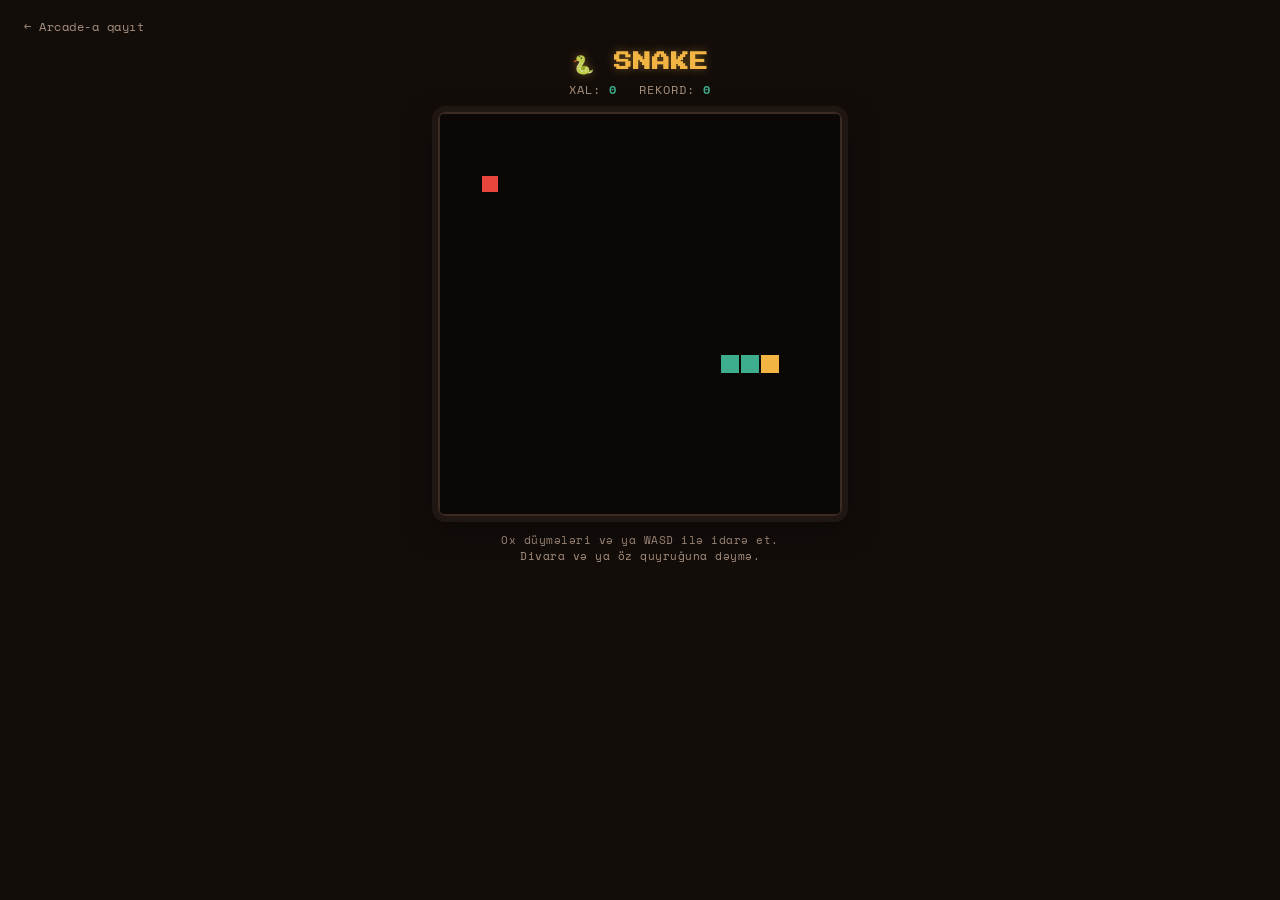
<file: games/snake/index.html>
<!DOCTYPE html>
<html lang="az">
<head>
  <meta charset="UTF-8">
  <meta name="viewport" content="width=device-width, initial-scale=1.0">
  <title>Snake — Əli's Arcade</title>
  <link rel="stylesheet" href="style.css">
</head>
<body>

  <a class="back" href="../../">← Arcade-a qayıt</a>

  <h1>🐍 SNAKE</h1>
  <div class="hud">
    <span>XAL: <b id="score">0</b></span>
    <span>REKORD: <b id="best">0</b></span>
  </div>

  <div class="stage">
    <canvas id="board" width="400" height="400"></canvas>
    <div class="overlay" id="overlay">
      <h2 id="overlayTitle">OYUN BİTDİ</h2>
      <p id="overlayMsg"></p>
      <button id="restartBtn">YENİDƏN BAŞLA</button>
    </div>
  </div>

  <p class="hint">Ox düymələri və ya WASD ilə idarə et. Divara və ya öz quyruğuna dəymə.</p>

  <script src="game.js"></script>
</body>
</html>
</file>
<file: style.css>
@import url('https://fonts.googleapis.com/css2?family=Press+Start+2P&family=Space+Mono:wght@400;700&display=swap');

:root {
  --bg-deep: #130d0a;
  --bg-panel: #211712;
  --bg-panel-light: #2c2019;
  --accent-gold: #f2b544;
  --accent-red: #e8453c;
  --accent-teal: #3fae8f;
  --text-cream: #f3ead9;
  --text-dim: #a8917f;
  --line: #3a2c22;
}

* {
  box-sizing: border-box;
}

html, body {
  margin: 0;
  padding: 0;
}

body {
  background: var(--bg-deep);
  background-image:
    repeating-linear-gradient(0deg, rgba(255,255,255,0.022) 0px, rgba(255,255,255,0.022) 1px, transparent 1px, transparent 3px);
  color: var(--text-cream);
  font-family: 'Space Mono', monospace;
  min-height: 100vh;
  display: flex;
  flex-direction: column;
}

.marquee {
  text-align: center;
  padding: 56px 20px 28px;
  border-bottom: 1px solid var(--line);
  background: radial-gradient(ellipse at top, rgba(242,181,68,0.08), transparent 60%);
}

.marquee h1 {
  font-family: 'Press Start 2P', monospace;
  font-size: clamp(22px, 5vw, 38px);
  color: var(--accent-gold);
  letter-spacing: 2px;
  margin: 0;
  text-shadow:
    0 0 6px rgba(242,181,68,0.55),
    0 0 18px rgba(242,181,68,0.25);
  animation: flicker 4.5s infinite ease-in-out;
}

@media (prefers-reduced-motion: reduce) {
  .marquee h1 { animation: none; }
}

@keyframes flicker {
  0%, 92%, 100% { opacity: 1; }
  93% { opacity: 0.85; }
  94% { opacity: 1; }
  95% { opacity: 0.7; }
  96% { opacity: 1; }
}

.marquee p {
  margin: 14px 0 0;
  font-size: 13px;
  color: var(--text-dim);
  letter-spacing: 1px;
}

.marquee p span {
  color: var(--accent-teal);
}

main {
  flex: 1;
  max-width: 980px;
  width: 100%;
  margin: 0 auto;
  padding: 48px 24px 64px;
}

.grid {
  display: grid;
  grid-template-columns: repeat(auto-fill, minmax(190px, 1fr));
  gap: 26px;
}

.cabinet {
  position: relative;
  display: block;
  text-decoration: none;
  color: inherit;
  background: var(--bg-panel);
  border: 1px solid var(--line);
  border-radius: 14px 14px 6px 6px;
  padding: 22px 16px 18px;
  transition: transform 0.18s ease, box-shadow 0.18s ease, border-color 0.18s ease;
}

.cabinet.live:hover,
.cabinet.live:focus-visible {
  transform: translateY(-4px);
  border-color: var(--accent-gold);
  box-shadow: 0 10px 24px rgba(0,0,0,0.4), 0 0 0 1px rgba(242,181,68,0.3);
  outline: none;
}

.cabinet.soon {
  cursor: default;
  opacity: 0.55;
}

.screen {
  background: #0b0705;
  border: 1px solid var(--line);
  border-radius: 8px;
  height: 92px;
  display: flex;
  align-items: center;
  justify-content: center;
  font-size: 38px;
  margin-bottom: 14px;
  position: relative;
  overflow: hidden;
}

.cabinet.live .screen {
  box-shadow: inset 0 0 18px rgba(242,181,68,0.05);
}

.cabinet.live:hover .screen,
.cabinet.live:focus-visible .screen {
  box-shadow: inset 0 0 22px rgba(242,181,68,0.25);
}

.cabinet h2 {
  font-size: 13px;
  text-transform: uppercase;
  letter-spacing: 1.5px;
  margin: 0 0 12px;
  text-align: center;
  color: var(--text-cream);
}

.controls {
  display: flex;
  justify-content: center;
  gap: 10px;
}

.controls span {
  width: 9px;
  height: 9px;
  border-radius: 50%;
  background: var(--line);
}

.cabinet.live .controls span:nth-child(1) { background: var(--accent-red); }
.cabinet.live .controls span:nth-child(2) { background: var(--accent-teal); }

.ribbon {
  position: absolute;
  top: 10px;
  right: -2px;
  background: var(--accent-red);
  color: var(--text-cream);
  font-size: 9px;
  letter-spacing: 1px;
  padding: 3px 8px;
  border-radius: 3px 0 0 3px;
}

.empty {
  text-align: center;
  padding: 60px 20px;
  color: var(--text-dim);
  font-size: 13px;
  border: 1px dashed var(--line);
  border-radius: 10px;
}

footer {
  text-align: center;
  padding: 22px;
  font-size: 11px;
  color: var(--text-dim);
  border-top: 1px solid var(--line);
  letter-spacing: 0.5px;
}

footer a {
  color: var(--accent-gold);
  text-decoration: none;
}

footer a:hover {
  text-decoration: underline;
}
</file>
<file: games/snake/style.css>
@import url('https://fonts.googleapis.com/css2?family=Press+Start+2P&family=Space+Mono:wght@400;700&display=swap');

:root {
  --bg-deep: #130d0a;
  --bg-panel: #211712;
  --accent-gold: #f2b544;
  --accent-red: #e8453c;
  --accent-teal: #3fae8f;
  --text-cream: #f3ead9;
  --text-dim: #a8917f;
  --line: #3a2c22;
}

* { box-sizing: border-box; }

body {
  margin: 0;
  background: var(--bg-deep);
  color: var(--text-cream);
  font-family: 'Space Mono', monospace;
  min-height: 100vh;
  display: flex;
  flex-direction: column;
  align-items: center;
}

a.back {
  align-self: flex-start;
  margin: 18px 24px 0;
  color: var(--text-dim);
  text-decoration: none;
  font-size: 12px;
  letter-spacing: 0.5px;
}

a.back:hover { color: var(--accent-gold); }

h1 {
  font-family: 'Press Start 2P', monospace;
  font-size: 18px;
  color: var(--accent-gold);
  letter-spacing: 1px;
  margin: 18px 0 6px;
  text-shadow: 0 0 8px rgba(242,181,68,0.4);
}

.hud {
  display: flex;
  gap: 22px;
  font-size: 12px;
  color: var(--text-dim);
  margin-bottom: 14px;
  letter-spacing: 1px;
}

.hud b { color: var(--accent-teal); }

.stage {
  position: relative;
  border: 2px solid var(--line);
  border-radius: 8px;
  background: #0b0705;
  box-shadow: 0 0 0 6px var(--bg-panel), 0 10px 30px rgba(0,0,0,0.5);
}

canvas {
  display: block;
  border-radius: 4px;
}

.overlay {
  position: absolute;
  inset: 0;
  background: rgba(11,7,5,0.88);
  display: none;
  flex-direction: column;
  align-items: center;
  justify-content: center;
  gap: 14px;
  border-radius: 4px;
}

.overlay.show { display: flex; }

.overlay h2 {
  font-family: 'Press Start 2P', monospace;
  font-size: 16px;
  color: var(--accent-red);
  margin: 0;
}

.overlay p {
  margin: 0;
  font-size: 12px;
  color: var(--text-dim);
}

.overlay button {
  font-family: 'Space Mono', monospace;
  font-weight: 700;
  font-size: 13px;
  letter-spacing: 1px;
  padding: 10px 22px;
  background: var(--accent-gold);
  color: #1a1209;
  border: none;
  border-radius: 6px;
  cursor: pointer;
}

.overlay button:hover { filter: brightness(1.08); }

.hint {
  margin-top: 16px;
  font-size: 11px;
  color: var(--text-dim);
  letter-spacing: 0.5px;
  text-align: center;
  max-width: 320px;
}
</file>
